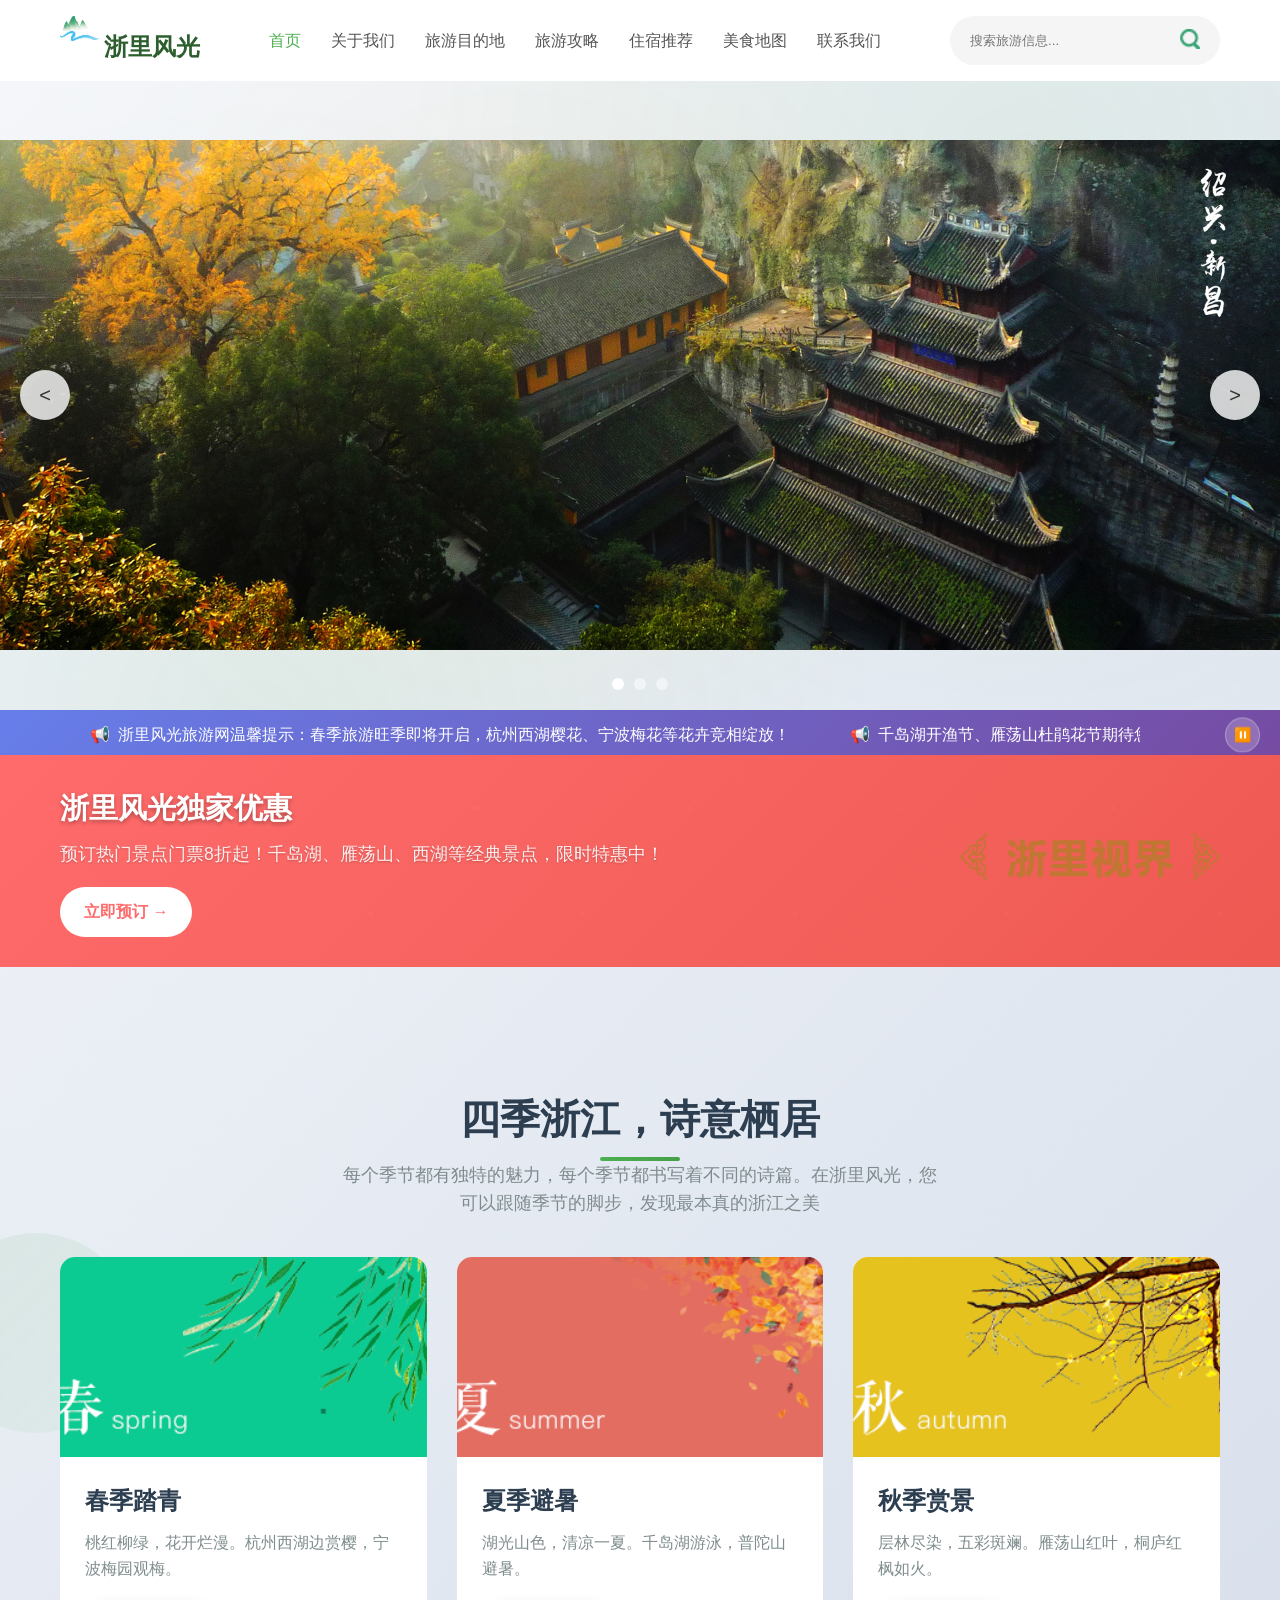
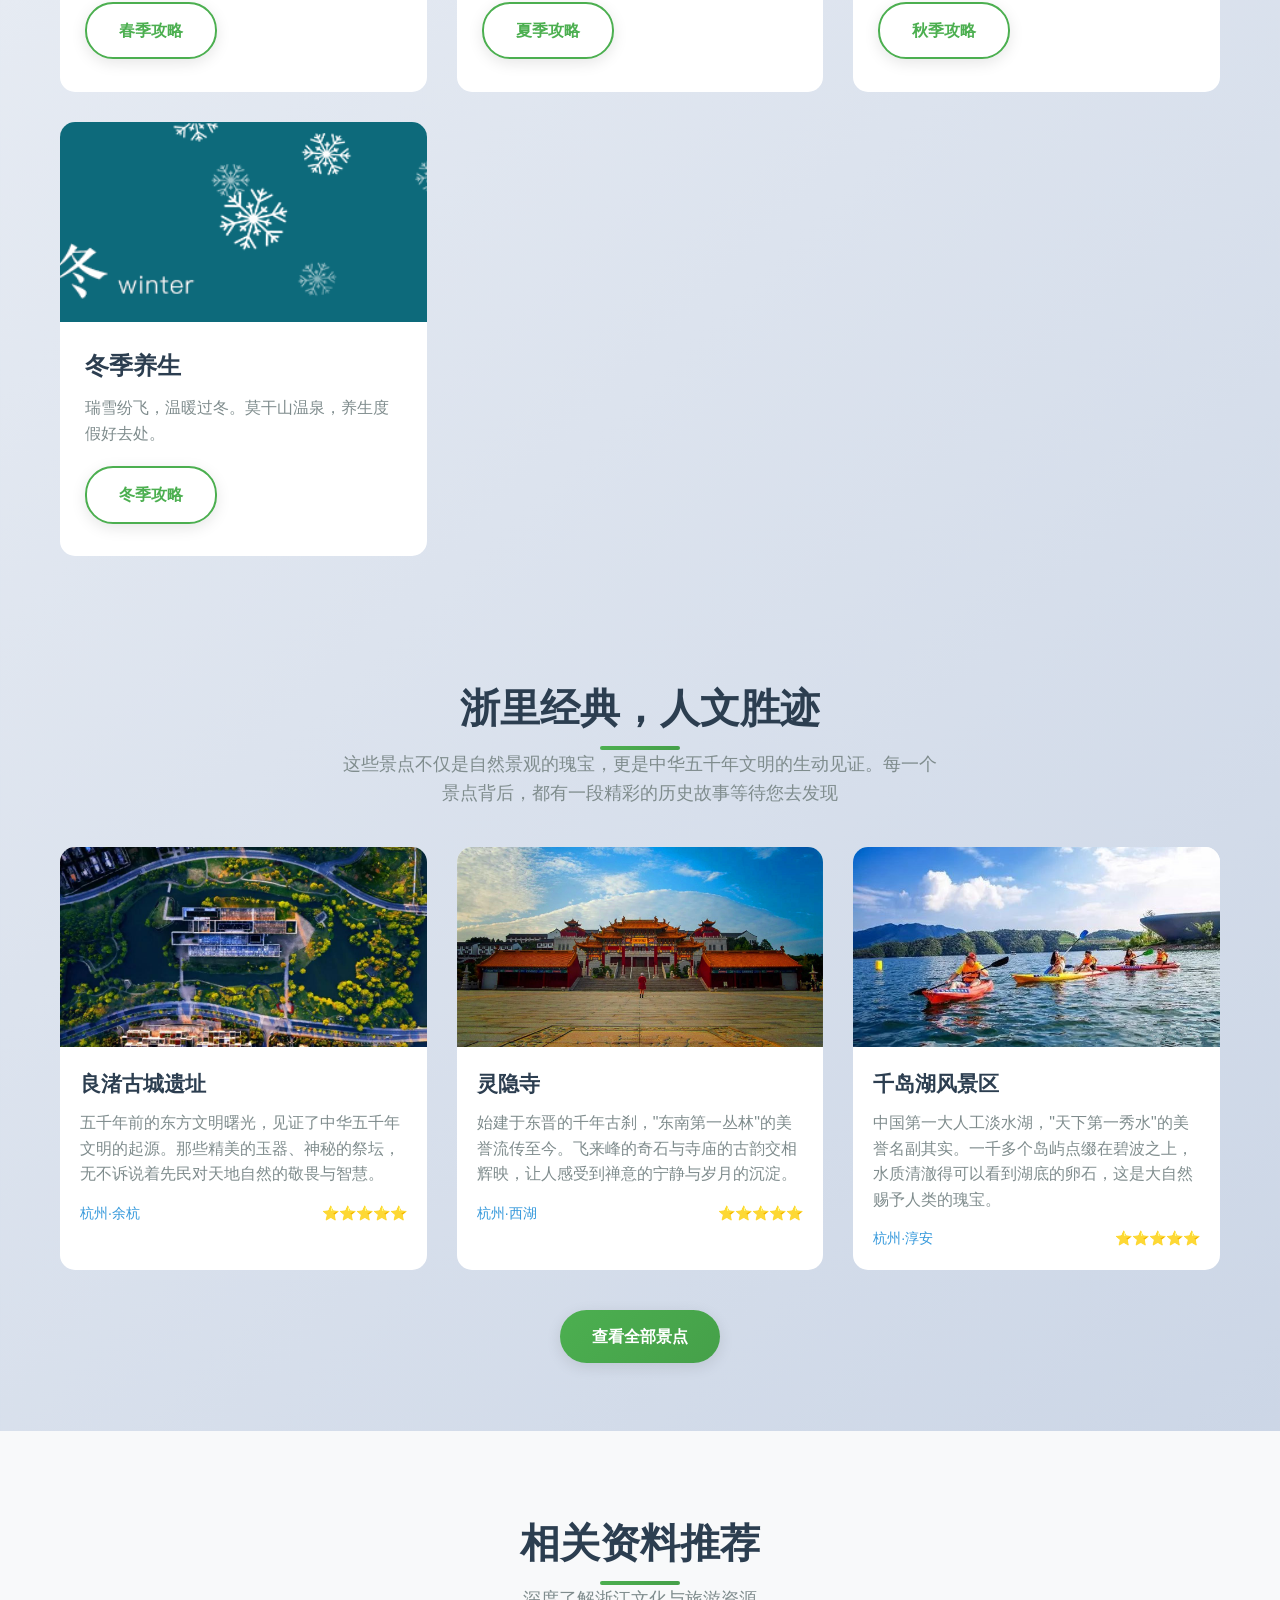
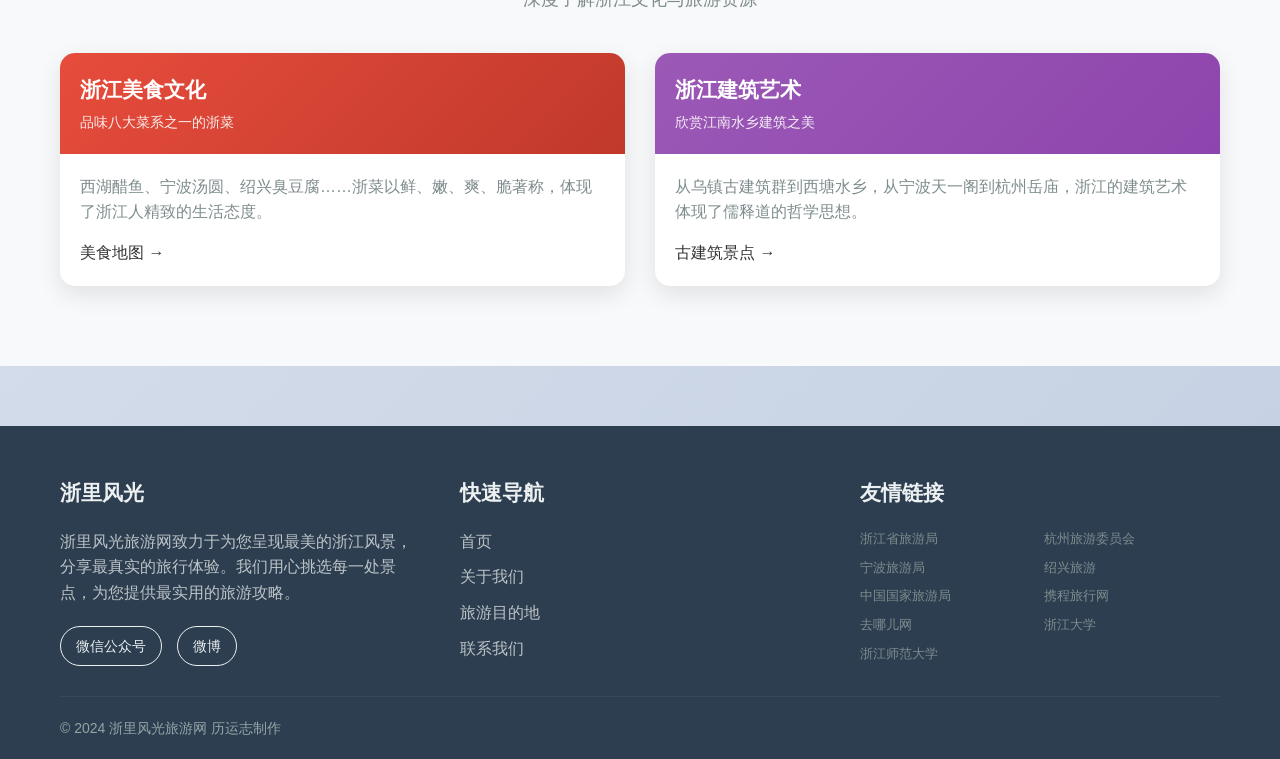
<file: index.html>
<!DOCTYPE html>
<html lang="zh-CN">
<head>
    <meta charset="UTF-8">
    <meta name="viewport" content="width=device-width, initial-scale=1.0">
    <meta name="description" content="浙里风光 - 浙里风光旅游网，您的浙江旅游专属指南。原创内容，专业攻略，为您呈现最真实的浙江风光与文化底蕴。">
    <meta name="keywords" content="浙江旅游,浙里风光,旅游攻略,原创攻略,浙江景点,西湖,千岛湖,雁荡山">
    <link rel="icon" href="image/logo.png" type="image/png">
    <title>浙里风光 - 发现浙江，发现美好生活</title>
    <link rel="stylesheet" href="css/styles.css">
</head>
<body>
    <!-- 顶部导航 -->
    <header class="header">
        <div class="container">
            <div class="logo">
                <a href="index.html">
                    <img src="image/logo.png" alt="浙里风光Logo">
                    <span>浙里风光</span>
                </a>
            </div>
            <nav class="main-nav">
                <ul>
                    <li><a href="index.html" class="active">首页</a></li>
                    <li><a href="pages/about.html">关于我们</a></li>
                    <li><a href="pages/destinations.html">旅游目的地</a></li>
                    <li><a href="pages/guides.html">旅游攻略</a></li>
                    <li><a href="pages/accommodation.html">住宿推荐</a></li>
                    <li><a href="pages/food.html">美食地图</a></li>
                    <li><a href="pages/contact.html">联系我们</a></li>
                </ul>
            </nav>
            <div class="search-box">
                <input type="text" placeholder="搜索旅游信息..." id="search-input">
                <button type="button" id="search-btn">
                    <img src="image/search-icon.png" alt="搜索">
                </button>
            </div>
        </div>
    </header>

    <!-- 轮播图区域 -->
    <section class="hero-slider">
        <div class="slider-container">
            <div class="slide active" style="background-image: url('image/topb4 (1).jpg')">
            <div class="slide-content">
            </div>
            </div>
            <div class="slide" style="background-image: url('image/banner2.jpg')">
            <div class="slide-content">
            </div>
            </div>
            <div class="slide" style="background-image: url('image/banner3.jpg')">
            <div class="slide-content">
            </div>
            </div>
        </div>

        <div class="slider-dots">
            <span class="dot active" data-slide="0"></span>
            <span class="dot" data-slide="1"></span>
            <span class="dot" data-slide="2"></span>
        </div>
        <button class="slider-prev">&lt;</button>
        <button class="slider-next">&gt;</button>
    </section>

    <!-- 滚动公告栏 -->
    <section class="announcement-bar">
        <div class="container">
            <div class="marquee-wrapper">
                <div class="marquee-content">
                    <span class="marquee-item">浙里风光旅游网温馨提示：春季旅游旺季即将开启，杭州西湖樱花、宁波梅花等花卉竞相绽放！</span>
                    <span class="marquee-item">千岛湖开渔节、雁荡山杜鹃花节期待您的参与！</span>
                    <span class="marquee-item">夏季避暑季来临，普陀山、千岛湖等景区推出优惠活动！</span>
                    <span class="marquee-item">秋季赏叶季即将开始，雁荡山、桐庐等地的红叶美景值得期待！</span>
                    <span class="marquee-item">冬季养生季，温泉度假区推出各种优惠套餐，欢迎体验！</span>
                </div>
            </div>
            <div class="announcement-controls">
                <button class="announcement-pause" id="pause-btn" title="暂停公告">⏸️</button>
                <button class="announcement-play" id="play-btn" title="播放公告" style="display:none;">▶️</button>
            </div>
        </div>
    </section>

    <!-- 横幅广告 -->
    <section class="banner-ad">
        <div class="container">
            <div class="ad-content">
                <div class="ad-text">
                    <h3>浙里风光独家优惠</h3>
                    <p>预订热门景点门票8折起！千岛湖、雁荡山、西湖等经典景点，限时特惠中！</p>
                    <a href="#book-now" class="ad-btn">立即预订 →</a>
                </div>
                <div class="ad-image">
                    <img src="image/zhejianglook.png" alt="浙江美景" style="max-width: 300px; border-radius: 10px;">
                </div>
            </div>
        </div>
    </section>

    <!-- 主要内容区域 -->
    <main class="main-content">
        <!-- 四季推荐 -->
        <section class="season-recommend">
            <div class="container">
                <h2 class="section-title">四季浙江，诗意栖居</h2>
                <p class="section-subtitle">每个季节都有独特的魅力，每个季节都书写着不同的诗篇。在浙里风光，您可以跟随季节的脚步，发现最本真的浙江之美</p>
                <div class="season-grid">
                    <div class="season-card spring">
                        <div class="season-image">
                            <img src="image/spring_img.png" alt="春季踏青">
                        </div>
                        <div class="season-content">
                            <h3>春季踏青</h3>
                            <p>桃红柳绿，花开烂漫。杭州西湖边赏樱，宁波梅园观梅。</p>
                            <div class="season-links">
                                <a href="pages/guides.html#spring" class="btn-secondary">春季攻略</a>
    
                            </div>
                        </div>
                    </div>
                    <div class="season-card summer">
                        <div class="season-image">
                            <img src="image/summer_img.png" alt="夏季避暑">
                        </div>
                        <div class="season-content">
                            <h3>夏季避暑</h3>
                            <p>湖光山色，清凉一夏。千岛湖游泳，普陀山避暑。</p>
                            <a href="pages/guides.html#summer" class="btn-secondary">夏季攻略</a>
                        </div>
                    </div>
                    <div class="season-card autumn">
                        <div class="season-image">
                            <img src="image/autumn_img.png" alt="秋季赏景">
                        </div>
                        <div class="season-content">
                            <h3>秋季赏景</h3>
                            <p>层林尽染，五彩斑斓。雁荡山红叶，桐庐红枫如火。</p>
                            <a href="pages/guides.html#autumn" class="btn-secondary">秋季攻略</a>
                        </div>
                    </div>
                    <div class="season-card winter">
                        <div class="season-image">
                            <img src="image/winter_img.png" alt="冬季养生">
                        </div>
                        <div class="season-content">
                            <h3>冬季养生</h3>
                            <p>瑞雪纷飞，温暖过冬。莫干山温泉，养生度假好去处。</p>
                            <a href="pages/guides.html#winter" class="btn-secondary">冬季攻略</a>
                        </div>
                    </div>
                </div>
            </div>
        </section>

        <!-- 热门景点 -->
        <section class="popular-attractions">
            <div class="container">
                <h2 class="section-title">浙里经典，人文胜迹</h2>
                <p class="section-subtitle">这些景点不仅是自然景观的瑰宝，更是中华五千年文明的生动见证。每一个景点背后，都有一段精彩的历史故事等待您去发现</p>
                <div class="attractions-grid">
                    <div class="attraction-card">
                        <div class="attraction-image">
                            <img src="image/fenlei1.jpg" alt="良渚古城">
                        </div>
                        <div class="attraction-content">
                            <h3>良渚古城遗址</h3>
                            <p>五千年前的东方文明曙光，见证了中华五千年文明的起源。那些精美的玉器、神秘的祭坛，无不诉说着先民对天地自然的敬畏与智慧。</p>
                            <div class="attraction-meta">
                                <span class="location">杭州·余杭</span>
                                <span class="rating">⭐⭐⭐⭐⭐</span>
                            </div>
                        </div>
                    </div>
                    <div class="attraction-card">
                        <div class="attraction-image">
                            <img src="image/fenlei2.jpg" alt="灵隐寺">
                        </div>
                        <div class="attraction-content">
                            <h3>灵隐寺</h3>
                            <p>始建于东晋的千年古刹，"东南第一丛林"的美誉流传至今。飞来峰的奇石与寺庙的古韵交相辉映，让人感受到禅意的宁静与岁月的沉淀。</p>
                            <div class="attraction-meta">
                                <span class="location">杭州·西湖</span>
                                <span class="rating">⭐⭐⭐⭐⭐</span>
                            </div>
                        </div>
                    </div>
                    <div class="attraction-card">
                        <div class="attraction-image">
                            <img src="image/fenlei3.jpg" alt="千岛湖">
                        </div>
                        <div class="attraction-content">
                            <h3>千岛湖风景区</h3>
                            <p>中国第一大人工淡水湖，"天下第一秀水"的美誉名副其实。一千多个岛屿点缀在碧波之上，水质清澈得可以看到湖底的卵石，这是大自然赐予人类的瑰宝。</p>
                            <div class="attraction-meta">
                                <span class="location">杭州·淳安</span>
                                <span class="rating">⭐⭐⭐⭐⭐</span>
                            </div>
                        </div>
                    </div>
                </div>
                <div class="text-center">
                    <a href="pages/destinations.html" class="btn-primary">查看全部景点</a>
                </div>
            </div>
        </section>

        <!-- 相关资料推荐 -->
        <section class="related-resources" style="padding: 80px 0; background: #f8f9fa;">
            <div class="container">
                <h2 class="section-title">相关资料推荐</h2>
                <p class="section-subtitle">深度了解浙江文化与旅游资源</p>
                <div class="resources-grid" style="display: grid; grid-template-columns: repeat(auto-fit, minmax(300px, 1fr)); gap: 30px; margin-top: 40px; justify-items: center; font-family: 'Microsoft YaHei', Arial, sans-serif;">
                    <div class="resource-card" style="background: white; border-radius: 15px; overflow: hidden; box-shadow: 0 8px 25px rgba(0, 0, 0, 0.1);">
                        <div class="resource-header" style="background: linear-gradient(135deg, #e74c3c, #c0392b); color: white; padding: 20px;">
                            <h3 style="margin: 0; font-size: 1.3rem;">浙江美食文化</h3>
                            <p style="margin: 5px 0 0; opacity: 0.9; font-size: 14px;">品味八大菜系之一的浙菜</p>
                        </div>
                        <div class="resource-content" style="padding: 20px;">
                            <p style="color: #7f8c8d; line-height: 1.6; margin-bottom: 15px;">西湖醋鱼、宁波汤圆、绍兴臭豆腐……浙菜以鲜、嫩、爽、脆著称，体现了浙江人精致的生活态度。</p>
                            <div class="resource-links">
                                <a href="pages/food.html" class="resource-link">美食地图 →</a>
                            </div>
                        </div>
                    </div>

                    <div class="resource-card" style="background: white; border-radius: 15px; overflow: hidden; box-shadow: 0 8px 25px rgba(0, 0, 0, 0.1);">
                        <div class="resource-header" style="background: linear-gradient(135deg, #9b59b6, #8e44ad); color: white; padding: 20px;">
                            <h3 style="margin: 0; font-size: 1.3rem;">浙江建筑艺术</h3>
                            <p style="margin: 5px 0 0; opacity: 0.9; font-size: 14px;">欣赏江南水乡建筑之美</p>
                        </div>
                        <div class="resource-content" style="padding: 20px;">
                            <p style="color: #7f8c8d; line-height: 1.6; margin-bottom: 15px;">从乌镇古建筑群到西塘水乡，从宁波天一阁到杭州岳庙，浙江的建筑艺术体现了儒释道的哲学思想。</p>
                            <div class="resource-links">
                                <a href="pages/destinations.html" class="resource-link">古建筑景点 →</a>
                            </div>
                        </div>
                    </div>

                </div>
            </div>
        </section>
    </main>

    <!-- 页脚 -->
    <footer class="footer">
        <div class="container">
            <div class="footer-content">
                <div class="footer-section">
                    <h3>浙里风光</h3>
                    <p>浙里风光旅游网致力于为您呈现最美的浙江风景，分享最真实的旅行体验。我们用心挑选每一处景点，为您提供最实用的旅游攻略。</p>
                    <div class="social-links">
                        <a href="#" class="social-link">微信公众号</a>
                        <a href="#" class="social-link">微博</a>
                    </div>
                </div>
                <div class="footer-section">
                    <h3>快速导航</h3>
                    <ul class="footer-nav">
                        <li><a href="index.html">首页</a></li>
                        <li><a href="pages/about.html">关于我们</a></li>
                        <li><a href="pages/destinations.html">旅游目的地</a></li>
                        <li><a href="pages/contact.html">联系我们</a></li>
                    </ul>
                </div>
                <div class="footer-section">
                    <h3>友情链接</h3>
                    <div class="friend-links">
                        <a href="#" target="_blank">浙江省旅游局</a>
                        <a href="#" target="_blank">杭州旅游委员会</a>
                        <a href="#" target="_blank">宁波旅游局</a>
                        <a href="#" target="_blank">绍兴旅游</a>
                        <a href="#" target="_blank">中国国家旅游局</a>
                        <a href="#" target="_blank">携程旅行网</a>
                        <a href="#" target="_blank">去哪儿网</a>
                        <a href="#" target="_blank">浙江大学</a>
                        <a href="#" target="_blank">浙江师范大学</a>
                    </div>
                </div>
            </div>
            <div class="footer-bottom">
                <p>&copy; 2024 浙里风光旅游网 历运志制作</p>
                <div class="back-to-top">
                    <a href="#top" id="back-to-top-btn">返回顶部 ↑</a>
                </div>
            </div>
        </div>
    </footer>

    <!-- JavaScript -->
    <script src="js/main.js"></script>
    <script src="js/slider.js"></script>
    <script src="js/effects.js"></script>
</body>
</html>
</file>
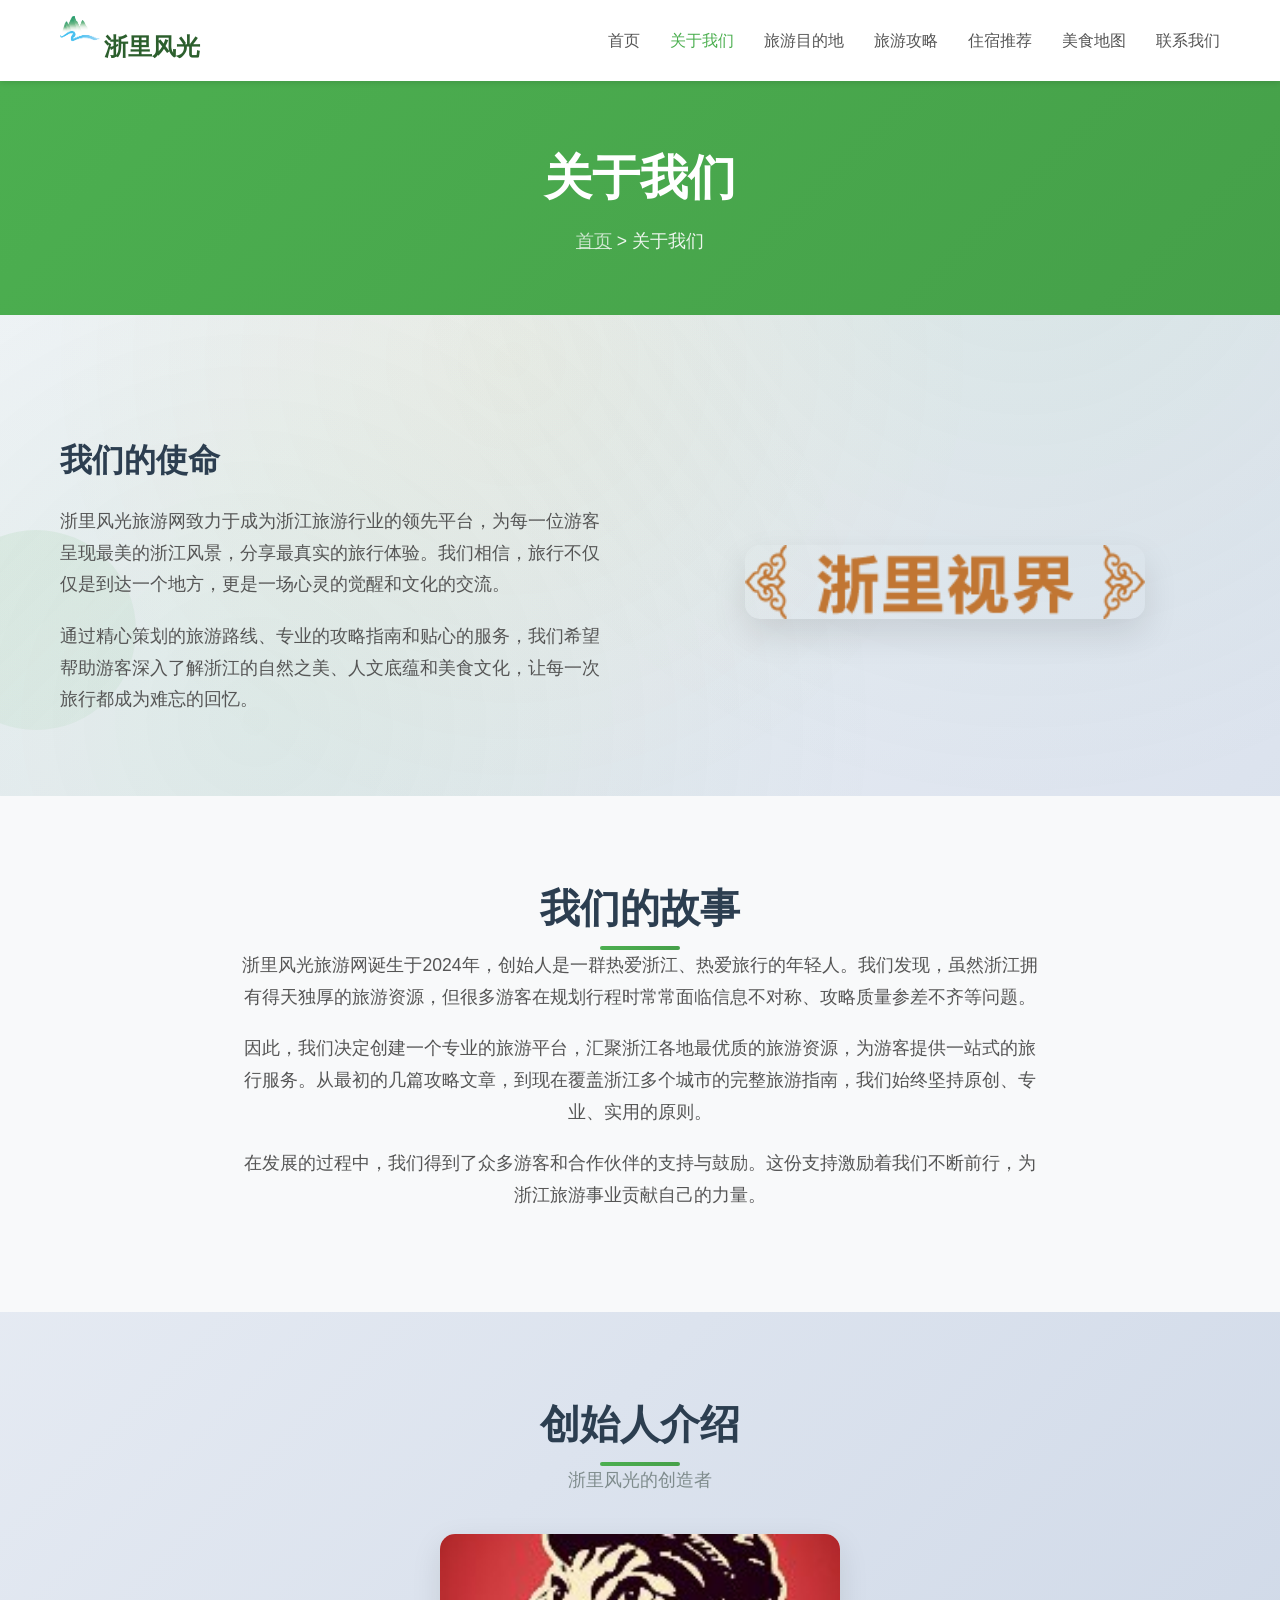
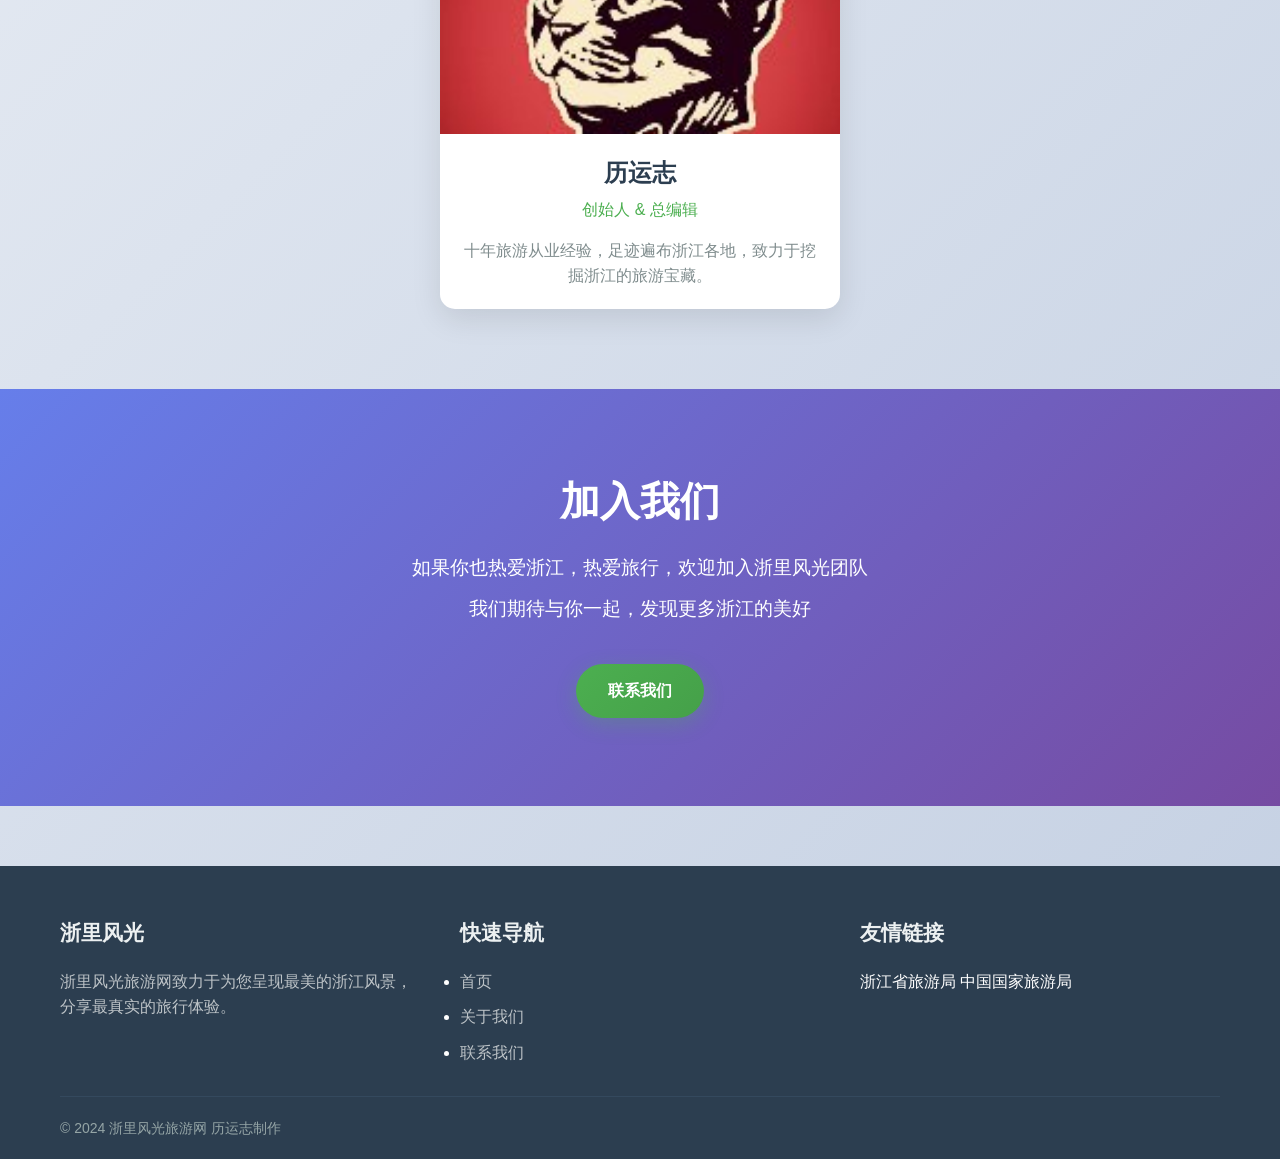
<file: pages/about.html>
<!DOCTYPE html>
<html lang="zh-CN">
<head>
    <meta charset="UTF-8">
    <meta name="viewport" content="width=device-width, initial-scale=1.0">
    <meta name="description" content="浙里风光旅游网关于我们页面，了解我们的使命、愿景和团队介绍。">
    <meta name="keywords" content="浙里风光,关于我们,使命愿景,团队介绍">
    <link rel="icon" href="../image/logo.png" type="image/png">
    <title>关于我们 - 浙里风光旅游网</title>
    <link rel="stylesheet" href="../css/about.css">
</head>
<body>
    <!-- 顶部导航 -->
    <header class="header">
        <div class="container">
            <div class="logo">
                <a href="../index.html">
                    <img src="../image/logo.png" alt="浙里风光Logo">
                    <span>浙里风光</span>
                </a>
            </div>
            <nav class="main-nav">
                <ul>
                    <li><a href="../index.html">首页</a></li>
                    <li><a href="about.html" class="active">关于我们</a></li>
                    <li><a href="destinations.html">旅游目的地</a></li>
                    <li><a href="guides.html">旅游攻略</a></li>
                    <li><a href="accommodation.html">住宿推荐</a></li>
                    <li><a href="food.html">美食地图</a></li>
                    <li><a href="contact.html">联系我们</a></li>
                </ul>
            </nav>
        </div>
    </header>

    <!-- 页面头部 -->
    <section class="page-header" style="margin-top: 80px; background: linear-gradient(135deg, #4CAF50, #45a049); color: white; padding: 60px 0;">
        <div class="container">
            <h1>关于我们</h1>
            <p class="breadcrumb">
                <a href="../index.html">首页</a> > 关于我们
            </p>
        </div>
    </section>

    <!-- 主要内容 -->
    <main class="main-content">
        <!-- 我们的使命 -->
        <section class="mission-section">
            <div class="container">
                <div class="mission-content" style="display: grid; grid-template-columns: 1fr 1fr; gap: 60px; align-items: center;">
                    <div class="mission-text">
                        <h2>我们的使命</h2>
                        <p>浙里风光旅游网致力于成为浙江旅游行业的领先平台，为每一位游客呈现最美的浙江风景，分享最真实的旅行体验。我们相信，旅行不仅仅是到达一个地方，更是一场心灵的觉醒和文化的交流。</p>
                        <p>通过精心策划的旅游路线、专业的攻略指南和贴心的服务，我们希望帮助游客深入了解浙江的自然之美、人文底蕴和美食文化，让每一次旅行都成为难忘的回忆。</p>
                    </div>
                    <div class="mission-image" style="text-align: center;">
                        <img src="../image/zhejianglook.png" alt="浙江美景" style="width: 100%; max-width: 400px; border-radius: 15px; box-shadow: 0 15px 35px rgba(0, 0, 0, 0.1);">
                    </div>
                </div>
            </div>
        </section>

        <!-- 我们的故事 -->
        <section class="story-section" style="padding: 80px 0; background: #f8f9fa;">
            <div class="container">
                <h2 class="section-title">我们的故事</h2>
                <div class="story-content" style="max-width: 800px; margin: 0 auto; text-align: center;">
                    <p style="font-size: 1.1rem; line-height: 1.8; color: #555; margin-bottom: 20px;">
                        浙里风光旅游网诞生于2024年，创始人是一群热爱浙江、热爱旅行的年轻人。我们发现，虽然浙江拥有得天独厚的旅游资源，但很多游客在规划行程时常常面临信息不对称、攻略质量参差不齐等问题。
                    </p>
                    <p style="font-size: 1.1rem; line-height: 1.8; color: #555; margin-bottom: 20px;">
                        因此，我们决定创建一个专业的旅游平台，汇聚浙江各地最优质的旅游资源，为游客提供一站式的旅行服务。从最初的几篇攻略文章，到现在覆盖浙江多个城市的完整旅游指南，我们始终坚持原创、专业、实用的原则。
                    </p>
                    <p style="font-size: 1.1rem; line-height: 1.8; color: #555;">
                        在发展的过程中，我们得到了众多游客和合作伙伴的支持与鼓励。这份支持激励着我们不断前行，为浙江旅游事业贡献自己的力量。
                    </p>
                </div>
            </div>
        </section>

        <!-- 我们的团队 -->
        <section class="team-section" style="padding: 80px 0;">
            <div class="container">
                <h2 class="section-title">创始人介绍</h2>
                <p class="section-subtitle">浙里风光的创造者</p>
                <div class="team-grid" style="display: flex; justify-content: center; margin-top: 40px;">
                    <div class="team-member" style="background: white; border-radius: 15px; overflow: hidden; box-shadow: 0 10px 30px rgba(0, 0, 0, 0.1); text-align: center; max-width: 400px;">
                        <div class="member-avatar" style="height: 200px; overflow: hidden;">
                            <img src="../image/toxiang1.jpg" alt="创始人" style="width: 100%; height: 100%; object-fit: cover;">
                        </div>
                        <h3 style="font-size: 1.5rem; color: #2c3e50; margin: 20px 0 5px;">历运志</h3>
                        <p class="member-role" style="color: #4CAF50; font-weight: 500; margin-bottom: 15px;">创始人 & 总编辑</p>
                        <p class="member-bio" style="padding: 0 20px; color: #7f8c8d; line-height: 1.6; margin-bottom: 20px;">十年旅游从业经验，足迹遍布浙江各地，致力于挖掘浙江的旅游宝藏。</p>
                    </div>
                </div>
            </div>
        </section>

        <!-- 联系我们 -->
        <section class="contact-cta" style="padding: 80px 0; background: linear-gradient(135deg, #667eea 0%, #764ba2 100%); color: white; text-align: center;">
            <div class="container">
                <h2>加入我们</h2>
                <p>如果你也热爱浙江，热爱旅行，欢迎加入浙里风光团队</p>
                <p>我们期待与你一起，发现更多浙江的美好</p>
                <a href="contact.html" class="btn-primary" style="margin-top: 30px;">联系我们</a>
            </div>
        </section>
    </main>

    <!-- 页脚 -->
    <footer class="footer">
        <div class="container">
            <div class="footer-content">
                <div class="footer-section">
                    <h3>浙里风光</h3>
                    <p>浙里风光旅游网致力于为您呈现最美的浙江风景，分享最真实的旅行体验。</p>
                </div>
                <div class="footer-section">
                    <h3>快速导航</h3>
                    <ul class="footer-nav">
                        <li><a href="../index.html">首页</a></li>
                        <li><a href="about.html">关于我们</a></li>
                        <li><a href="contact.html">联系我们</a></li>
                    </ul>
                </div>
                <div class="footer-section">
                    <h3>友情链接</h3>
                    <div class="friend-links">
                        <a href="#" target="_blank">浙江省旅游局</a>
                        <a href="#" target="_blank">中国国家旅游局</a>
                    </div>
                </div>
            </div>
            <div class="footer-bottom">
                <p>&copy; 2024 浙里风光旅游网 历运志制作</p>
                <div class="back-to-top">
                    <a href="#top" id="back-to-top-btn">返回顶部 ↑</a>
                </div>
            </div>
        </div>
    </footer>

    <script src="../js/main.js"></script>
    <script src="../js/effects.js"></script>
</body>
</html>
</file>
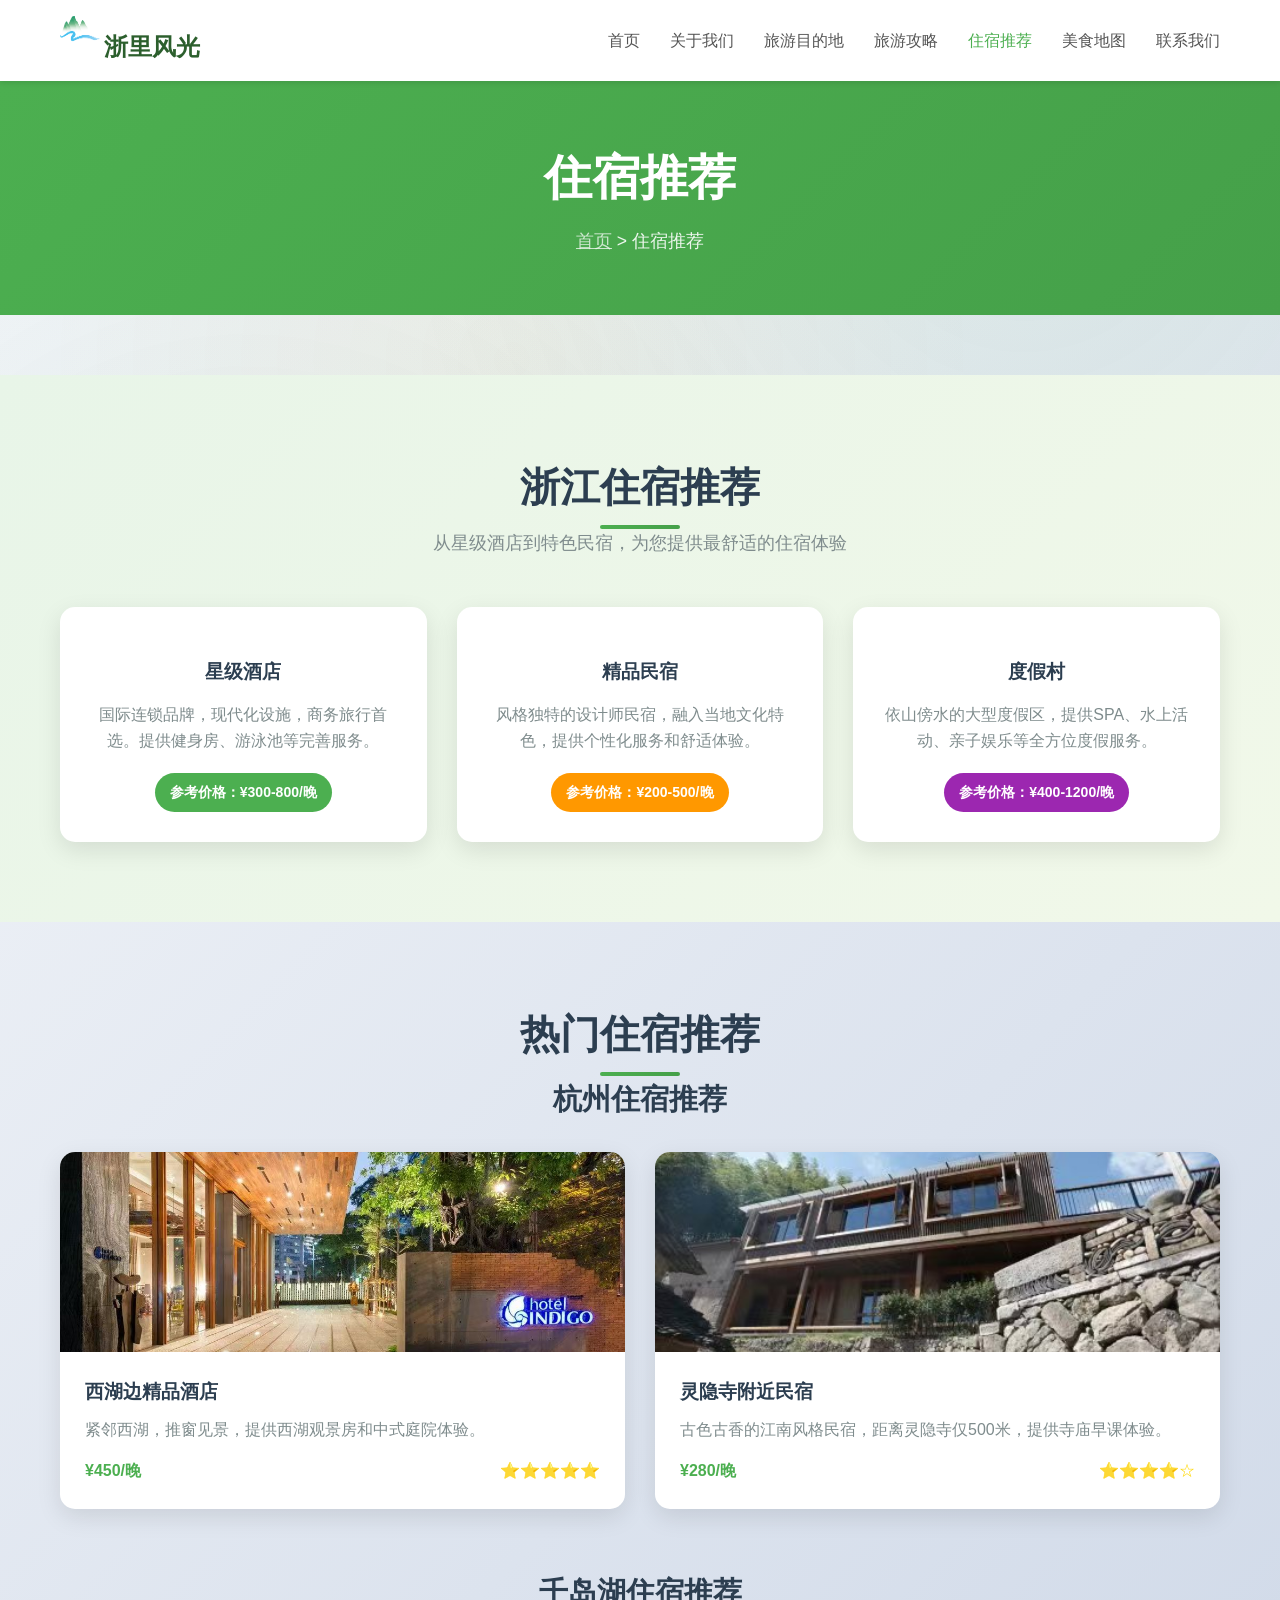
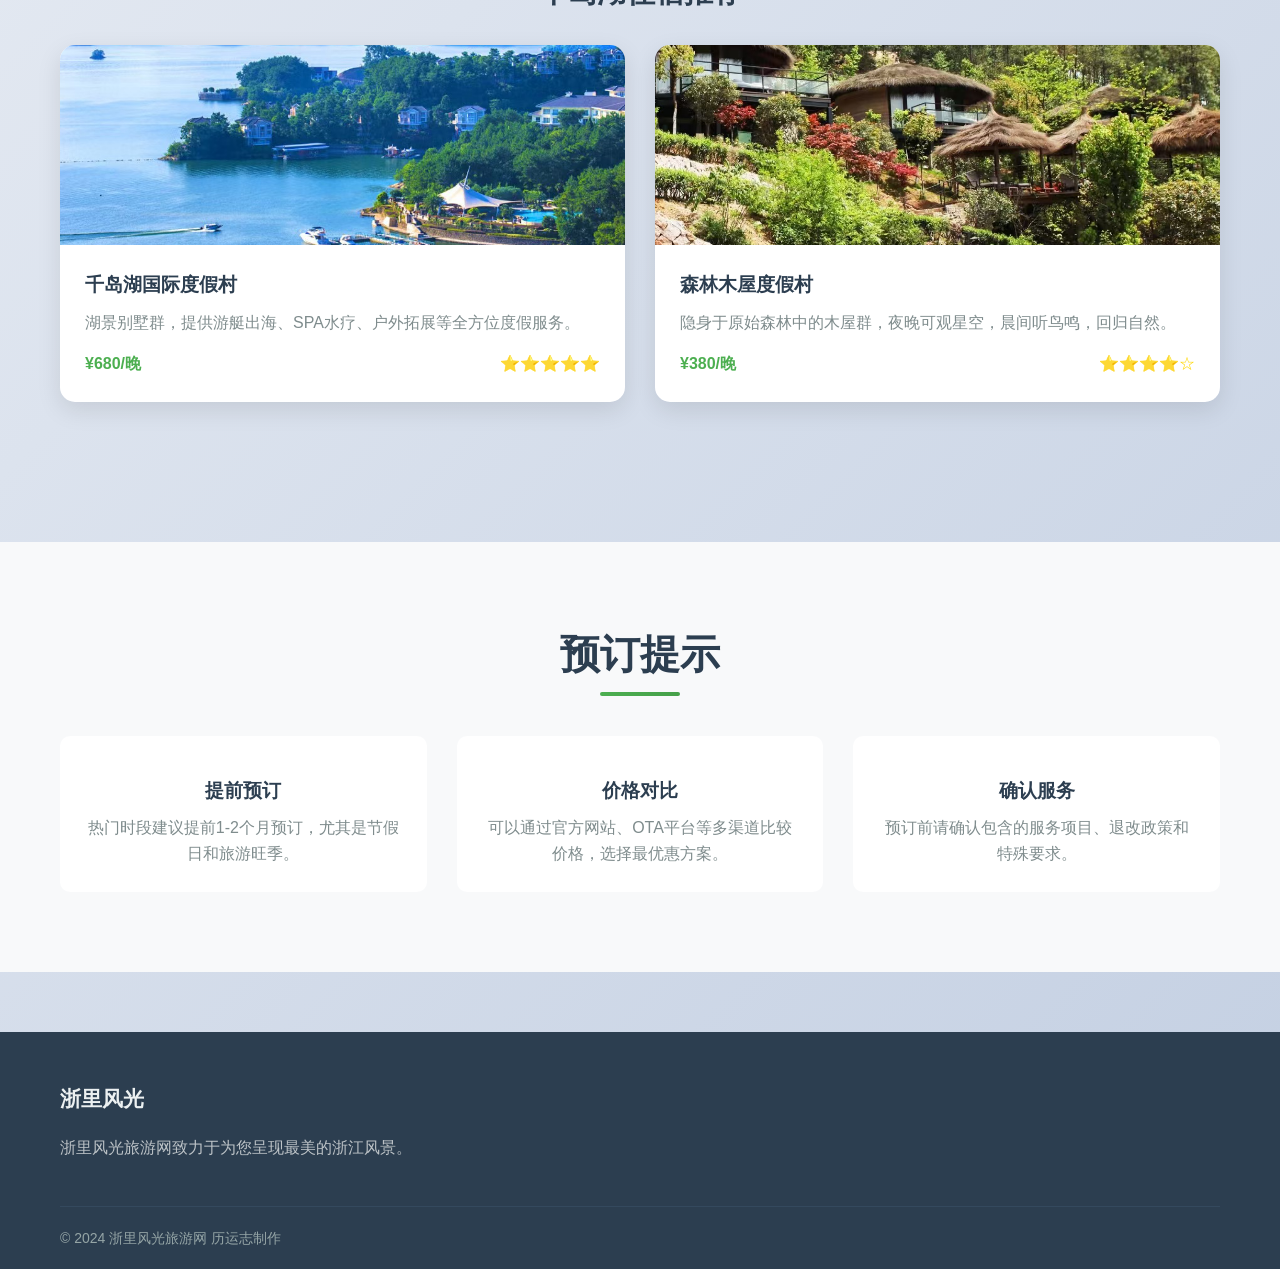
<file: pages/accommodation.html>
<!DOCTYPE html>
<html lang="zh-CN">
<head>
    <meta charset="UTF-8">
    <meta name="viewport" content="width=device-width, initial-scale=1.0">
    <meta name="description" content="浙江住宿推荐，精品民宿、星级酒店、民宿预订等住宿服务。">
    <meta name="keywords" content="浙江住宿,民宿推荐,酒店预订,浙里风光">
    <link rel="icon" href="../image/logo.png" type="image/png">
    <title>住宿推荐 - 浙里风光旅游网</title>
    <link rel="stylesheet" href="../css/accommodation.css">
</head>
<body>
    <header class="header">
        <div class="container">
            <div class="logo">
                <a href="../index.html">
                    <img src="../image/logo.png" alt="浙里风光Logo">
                    <span>浙里风光</span>
                </a>
            </div>
            <nav class="main-nav">
                <ul>
                    <li><a href="../index.html">首页</a></li>
                    <li><a href="about.html">关于我们</a></li>
                    <li><a href="destinations.html">旅游目的地</a></li>
                    <li><a href="guides.html">旅游攻略</a></li>
                    <li><a href="accommodation.html" class="active">住宿推荐</a></li>
                    <li><a href="food.html">美食地图</a></li>
                    <li><a href="contact.html">联系我们</a></li>
                </ul>
            </nav>
        </div>
    </header>

    <section class="page-header" style="margin-top: 80px; background: linear-gradient(135deg, #4CAF50, #45a049); color: white; padding: 60px 0;">
        <div class="container">
            <h1>住宿推荐</h1>
            <p class="breadcrumb">
                <a href="../index.html">首页</a> > 住宿推荐
            </p>
        </div>
    </section>

    <main class="main-content">
        <!-- 住宿类型介绍 -->
        <section class="accommodation-intro" style="padding: 80px 0; background: linear-gradient(135deg, #E8F5E8, #F1F8E9);">
            <div class="container">
                <h2 class="section-title">浙江住宿推荐</h2>
                <p class="section-subtitle">从星级酒店到特色民宿，为您提供最舒适的住宿体验</p>

                <div class="accommodation-types" style="display: grid; grid-template-columns: repeat(auto-fit, minmax(280px, 1fr)); gap: 30px; margin-top: 50px;">
                    <div class="type-card" style="background: white; border-radius: 15px; padding: 30px; text-align: center; box-shadow: 0 8px 25px rgba(0, 0, 0, 0.1);">
                        <div class="type-icon" style="font-size: 4rem; margin-bottom: 20px;"></div>
                        <h3 style="color: #2c3e50; margin-bottom: 15px;">星级酒店</h3>
                        <p style="color: #7f8c8d; line-height: 1.6; margin-bottom: 20px;">国际连锁品牌，现代化设施，商务旅行首选。提供健身房、游泳池等完善服务。</p>
                        <div class="price-range" style="background: #4CAF50; color: white; padding: 8px 15px; border-radius: 20px; display: inline-block;">
                            参考价格：¥300-800/晚
                        </div>
                    </div>

                    <div class="type-card" style="background: white; border-radius: 15px; padding: 30px; text-align: center; box-shadow: 0 8px 25px rgba(0, 0, 0, 0.1);">
                        <div class="type-icon" style="font-size: 4rem; margin-bottom: 20px;"></div>
                        <h3 style="color: #2c3e50; margin-bottom: 15px;">精品民宿</h3>
                        <p style="color: #7f8c8d; line-height: 1.6; margin-bottom: 20px;">风格独特的设计师民宿，融入当地文化特色，提供个性化服务和舒适体验。</p>
                        <div class="price-range" style="background: #FF9800; color: white; padding: 8px 15px; border-radius: 20px; display: inline-block;">
                            参考价格：¥200-500/晚
                        </div>
                    </div>

                    <div class="type-card" style="background: white; border-radius: 15px; padding: 30px; text-align: center; box-shadow: 0 8px 25px rgba(0, 0, 0, 0.1);">
                        <div class="type-icon" style="font-size: 4rem; margin-bottom: 20px;"></div>
                        <h3 style="color: #2c3e50; margin-bottom: 15px;">度假村</h3>
                        <p style="color: #7f8c8d; line-height: 1.6; margin-bottom: 20px;">依山傍水的大型度假区，提供SPA、水上活动、亲子娱乐等全方位度假服务。</p>
                        <div class="price-range" style="background: #9C27B0; color: white; padding: 8px 15px; border-radius: 20px; display: inline-block;">
                            参考价格：¥400-1200/晚
                        </div>
                    </div>
                </div>
            </div>
        </section>

        <!-- 热门住宿推荐 -->
        <section class="popular-accommodations" style="padding: 80px 0;">
            <div class="container">
                <h2 class="section-title">热门住宿推荐</h2>

                <!-- 杭州住宿 -->
                <div class="city-accommodations" style="margin-bottom: 60px;">
                    <h3 style="color: #2c3e50; font-size: 1.8rem; margin-bottom: 30px; text-align: center;">杭州住宿推荐</h3>
                    <div class="accommodation-grid" style="display: grid; grid-template-columns: repeat(auto-fit, minmax(350px, 1fr)); gap: 30px;">
                        <div class="accommodation-card" style="background: white; border-radius: 15px; overflow: hidden; box-shadow: 0 8px 25px rgba(0, 0, 0, 0.1);">
                            <div class="accommodation-image" style="height: 200px; overflow: hidden;">
                                <img src="../image/jiudian.jpg" alt="西湖边精品酒店" style="width: 100%; height: 100%; object-fit: cover;">
                            </div>
                            <div class="accommodation-content" style="padding: 25px;">
                                <h4 style="color: #2c3e50; margin-bottom: 10px;">西湖边精品酒店</h4>
                                <p style="color: #7f8c8d; line-height: 1.6; margin-bottom: 15px;">紧邻西湖，推窗见景，提供西湖观景房和中式庭院体验。</p>
                                <div class="accommodation-meta" style="display: flex; justify-content: space-between; align-items: center;">
                                    <span style="color: #4CAF50; font-weight: bold;">¥450/晚</span>
                                    <div class="rating" style="color: #FFD700;">⭐⭐⭐⭐⭐</div>
                                </div>
                            </div>
                        </div>

                        <div class="accommodation-card" style="background: white; border-radius: 15px; overflow: hidden; box-shadow: 0 8px 25px rgba(0, 0, 0, 0.1);">
                            <div class="accommodation-image" style="height: 200px; overflow: hidden;">
                                <img src="../image/jiudian1.jpg" alt="灵隐寺附近民宿" style="width: 100%; height: 100%; object-fit: cover;">
                            </div>
                            <div class="accommodation-content" style="padding: 25px;">
                                <h4 style="color: #2c3e50; margin-bottom: 10px;">灵隐寺附近民宿</h4>
                                <p style="color: #7f8c8d; line-height: 1.6; margin-bottom: 15px;">古色古香的江南风格民宿，距离灵隐寺仅500米，提供寺庙早课体验。</p>
                                <div class="accommodation-meta" style="display: flex; justify-content: space-between; align-items: center;">
                                    <span style="color: #4CAF50; font-weight: bold;">¥280/晚</span>
                                    <div class="rating" style="color: #FFD700;">⭐⭐⭐⭐☆</div>
                                </div>
                            </div>
                        </div>
                    </div>
                </div>

                <!-- 千岛湖住宿 -->
                <div class="city-accommodations" style="margin-bottom: 60px;">
                    <h3 style="color: #2c3e50; font-size: 1.8rem; margin-bottom: 30px; text-align: center;">千岛湖住宿推荐</h3>
                    <div class="accommodation-grid" style="display: grid; grid-template-columns: repeat(auto-fit, minmax(350px, 1fr)); gap: 30px;">
                        <div class="accommodation-card" style="background: white; border-radius: 15px; overflow: hidden; box-shadow: 0 8px 25px rgba(0, 0, 0, 0.1);">
                            <div class="accommodation-image" style="height: 200px; overflow: hidden;"> <a href="../image/dujiacun1.jpg"><img src="../image/dujiacun1.jpg" alt="千岛湖度假村" style="width: 100%; height: 100%; object-fit: cover;"></a>
                            </div>
                            <div class="accommodation-content" style="padding: 25px;">
                                <h4 style="color: #2c3e50; margin-bottom: 10px;">千岛湖国际度假村</h4>
                                <p style="color: #7f8c8d; line-height: 1.6; margin-bottom: 15px;">湖景别墅群，提供游艇出海、SPA水疗、户外拓展等全方位度假服务。</p>
                                <div class="accommodation-meta" style="display: flex; justify-content: space-between; align-items: center;">
                                    <span style="color: #4CAF50; font-weight: bold;">¥680/晚</span>
                                    <div class="rating" style="color: #FFD700;">⭐⭐⭐⭐⭐</div>
                                </div>
                            </div>
                        </div>

                        <div class="accommodation-card" style="background: white; border-radius: 15px; overflow: hidden; box-shadow: 0 8px 25px rgba(0, 0, 0, 0.1);">
                            <div class="accommodation-image" style="height: 200px; overflow: hidden;">
                                <img src="../image/dujiacun.jpg" alt="千岛湖森林木屋" style="width: 100%; height: 100%; object-fit: cover;">
                            </div>
                            <div class="accommodation-content" style="padding: 25px;">
                                <h4 style="color: #2c3e50; margin-bottom: 10px;">森林木屋度假村</h4>
                                <p style="color: #7f8c8d; line-height: 1.6; margin-bottom: 15px;">隐身于原始森林中的木屋群，夜晚可观星空，晨间听鸟鸣，回归自然。</p>
                                <div class="accommodation-meta" style="display: flex; justify-content: space-between; align-items: center;">
                                    <span style="color: #4CAF50; font-weight: bold;">¥380/晚</span>
                                    <div class="rating" style="color: #FFD700;">⭐⭐⭐⭐☆</div>
                                </div>
                            </div>
                        </div>
                    </div>
                </div>
            </div>
        </section>

        <!-- 预订提示 -->
        <section class="booking-tips" style="padding: 80px 0; background: #f8f9fa;">
            <div class="container">
                <h2 class="section-title">预订提示</h2>
                <div class="tips-grid" style="display: grid; grid-template-columns: repeat(auto-fit, minmax(300px, 1fr)); gap: 30px; margin-top: 40px;">
                    <div class="tip-card" style="background: white; border-radius: 10px; padding: 25px; text-align: center;">
                        <div class="tip-icon" style="font-size: 3rem; margin-bottom: 15px;"></div>
                        <h3 style="color: #2c3e50; margin-bottom: 10px;">提前预订</h3>
                        <p style="color: #7f8c8d; line-height: 1.6;">热门时段建议提前1-2个月预订，尤其是节假日和旅游旺季。</p>
                    </div>
                    <div class="tip-card" style="background: white; border-radius: 10px; padding: 25px; text-align: center;">
                        <div class="tip-icon" style="font-size: 3rem; margin-bottom: 15px;"></div>
                        <h3 style="color: #2c3e50; margin-bottom: 10px;">价格对比</h3>
                        <p style="color: #7f8c8d; line-height: 1.6;">可以通过官方网站、OTA平台等多渠道比较价格，选择最优惠方案。</p>
                    </div>
                    <div class="tip-card" style="background: white; border-radius: 10px; padding: 25px; text-align: center;">
                        <div class="tip-icon" style="font-size: 3rem; margin-bottom: 15px;"></div>
                        <h3 style="color: #2c3e50; margin-bottom: 10px;">确认服务</h3>
                        <p style="color: #7f8c8d; line-height: 1.6;">预订前请确认包含的服务项目、退改政策和特殊要求。</p>
                    </div>
                </div>
            </div>
        </section>
    </main>

    <footer class="footer">
        <div class="container">
            <div class="footer-content">
                <div class="footer-section">
                    <h3>浙里风光</h3>
                    <p>浙里风光旅游网致力于为您呈现最美的浙江风景。</p>
                </div>
            </div>
            <div class="footer-bottom">
                <p>&copy; 2024 浙里风光旅游网 历运志制作</p>
                <div class="back-to-top">
                    <a href="#top" id="back-to-top-btn">返回顶部 ↑</a>
                </div>
            </div>
        </div>
    </footer>

    <script src="../js/main.js"></script>
</body>
</html>
</file>
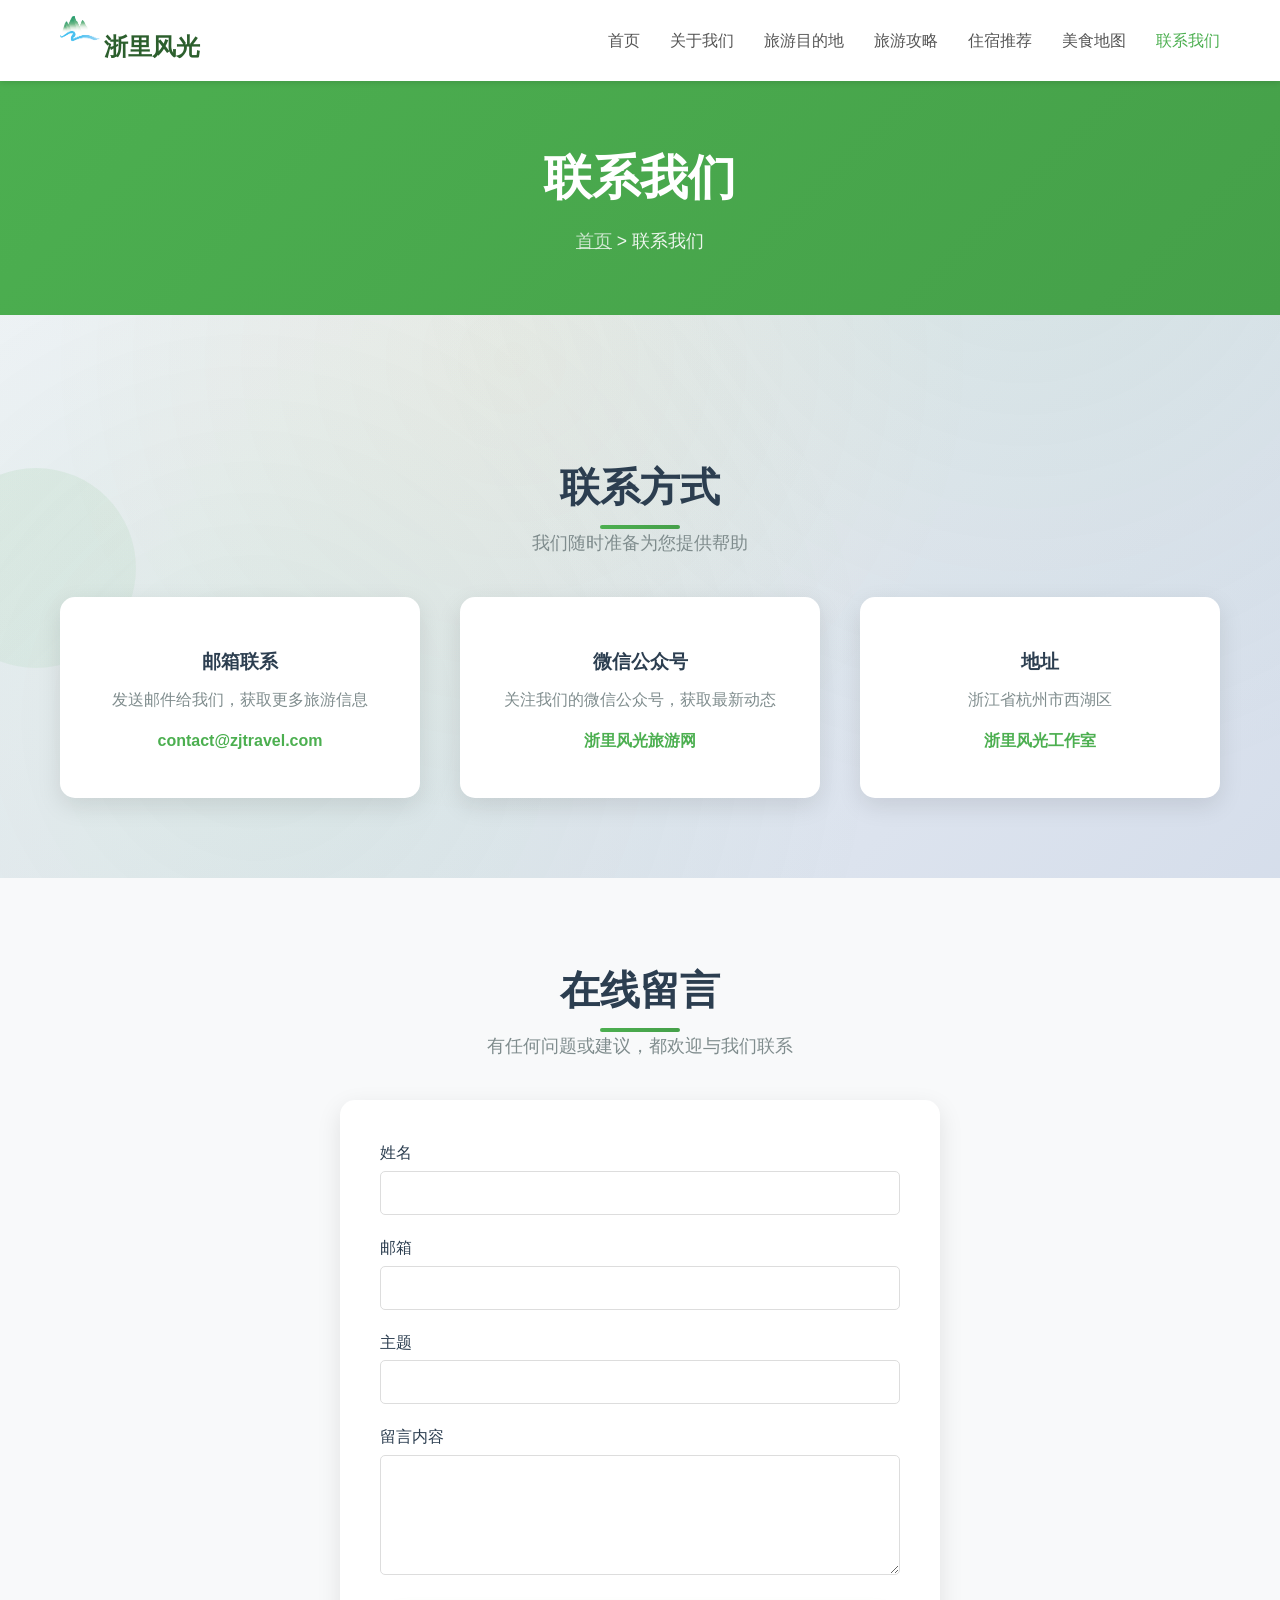
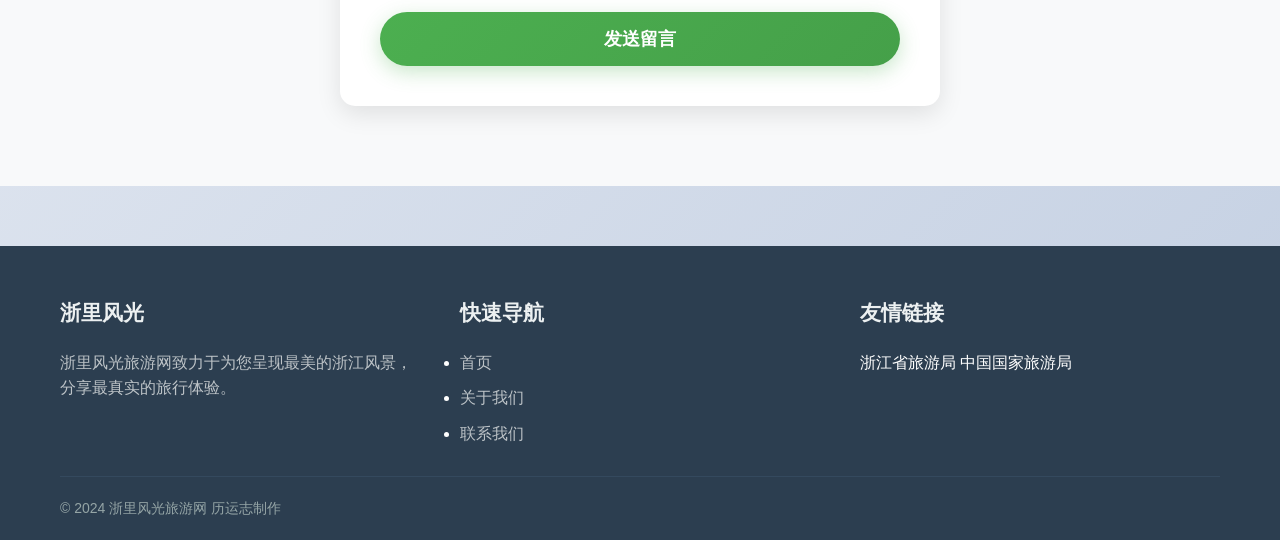
<file: pages/contact.html>
<!DOCTYPE html>
<html lang="zh-CN">
<head>
    <meta charset="UTF-8">
    <meta name="viewport" content="width=device-width, initial-scale=1.0">
    <meta name="description" content="浙里风光旅游网联系我们，获取旅游咨询和合作机会。">
    <meta name="keywords" content="浙里风光,联系我们,旅游咨询,合作">
    <link rel="icon" href="../image/logo.png" type="image/png">
    <title>联系我们 - 浙里风光旅游网</title>
    <link rel="stylesheet" href="../css/contact.css">
</head>
<body>
    <!-- 顶部导航 -->
    <header class="header">
        <div class="container">
            <div class="logo">
                <a href="../index.html">
                    <img src="../image/logo.png" alt="浙里风光Logo">
                    <span>浙里风光</span>
                </a>
            </div>
            <nav class="main-nav">
                <ul>
                    <li><a href="../index.html">首页</a></li>
                    <li><a href="about.html">关于我们</a></li>
                    <li><a href="destinations.html">旅游目的地</a></li>
                    <li><a href="guides.html">旅游攻略</a></li>
                    <li><a href="accommodation.html">住宿推荐</a></li>
                    <li><a href="food.html">美食地图</a></li>
                    <li><a href="contact.html" class="active">联系我们</a></li>
                </ul>
            </nav>
        </div>
    </header>

    <!-- 页面头部 -->
    <section class="page-header" style="margin-top: 80px; background: linear-gradient(135deg, #4CAF50, #45a049); color: white; padding: 60px 0;">
        <div class="container">
            <h1>联系我们</h1>
            <p class="breadcrumb">
                <a href="../index.html">首页</a> > 联系我们
            </p>
        </div>
    </section>

    <!-- 主要内容 -->
    <main class="main-content">
        <!-- 联系方式 -->
        <section class="contact-section" style="padding: 80px 0;">
            <div class="container">
                <h2 class="section-title">联系方式</h2>
                <p class="section-subtitle">我们随时准备为您提供帮助</p>

                <div class="contact-grid" style="display: grid; grid-template-columns: repeat(auto-fit, minmax(300px, 1fr)); gap: 40px; margin-top: 40px;">
                    <div class="contact-card" style="background: white; padding: 30px; border-radius: 15px; box-shadow: 0 8px 25px rgba(0, 0, 0, 0.1); text-align: center;">
                        <div class="contact-icon" style="font-size: 3rem; margin-bottom: 20px;"></div>
                        <h3 style="color: #2c3e50; margin-bottom: 10px;">邮箱联系</h3>
                        <p style="color: #7f8c8d; margin-bottom: 15px;">发送邮件给我们，获取更多旅游信息</p>
                        <p style="color: #4CAF50; font-weight: bold;">contact@zjtravel.com</p>
                    </div>

                    <div class="contact-card" style="background: white; padding: 30px; border-radius: 15px; box-shadow: 0 8px 25px rgba(0, 0, 0, 0.1); text-align: center;">
                        <div class="contact-icon" style="font-size: 3rem; margin-bottom: 20px;"></div>
                        <h3 style="color: #2c3e50; margin-bottom: 10px;">微信公众号</h3>
                        <p style="color: #7f8c8d; margin-bottom: 15px;">关注我们的微信公众号，获取最新动态</p>
                        <p style="color: #4CAF50; font-weight: bold;">浙里风光旅游网</p>
                    </div>

                    <div class="contact-card" style="background: white; padding: 30px; border-radius: 15px; box-shadow: 0 8px 25px rgba(0, 0, 0, 0.1); text-align: center;">
                        <div class="contact-icon" style="font-size: 3rem; margin-bottom: 20px;"></div>
                        <h3 style="color: #2c3e50; margin-bottom: 10px;">地址</h3>
                        <p style="color: #7f8c8d; margin-bottom: 15px;">浙江省杭州市西湖区</p>
                        <p style="color: #4CAF50; font-weight: bold;">浙里风光工作室</p>
                    </div>
                </div>
            </div>
        </section>

        <!-- 在线留言 -->
        <section class="message-section" style="padding: 80px 0; background: #f8f9fa;">
            <div class="container">
                <h2 class="section-title">在线留言</h2>
                <p class="section-subtitle">有任何问题或建议，都欢迎与我们联系</p>

                <div class="message-form" style="max-width: 600px; margin: 40px auto 0;">
                    <form action="#" method="post" style="background: white; padding: 40px; border-radius: 15px; box-shadow: 0 8px 25px rgba(0, 0, 0, 0.1);">
                        <div class="form-group" style="margin-bottom: 20px;">
                            <label for="name" style="display: block; margin-bottom: 5px; color: #2c3e50; font-weight: 500;">姓名</label>
                            <input type="text" id="name" name="name" required style="width: 100%; padding: 12px; border: 1px solid #ddd; border-radius: 5px; font-size: 16px;">
                        </div>

                        <div class="form-group" style="margin-bottom: 20px;">
                            <label for="email" style="display: block; margin-bottom: 5px; color: #2c3e50; font-weight: 500;">邮箱</label>
                            <input type="email" id="email" name="email" required style="width: 100%; padding: 12px; border: 1px solid #ddd; border-radius: 5px; font-size: 16px;">
                        </div>

                        <div class="form-group" style="margin-bottom: 20px;">
                            <label for="subject" style="display: block; margin-bottom: 5px; color: #2c3e50; font-weight: 500;">主题</label>
                            <input type="text" id="subject" name="subject" required style="width: 100%; padding: 12px; border: 1px solid #ddd; border-radius: 5px; font-size: 16px;">
                        </div>

                        <div class="form-group" style="margin-bottom: 30px;">
                            <label for="message" style="display: block; margin-bottom: 5px; color: #2c3e50; font-weight: 500;">留言内容</label>
                            <textarea id="message" name="message" rows="5" required style="width: 100%; padding: 12px; border: 1px solid #ddd; border-radius: 5px; font-size: 16px; resize: vertical;"></textarea>
                        </div>

                        <button type="submit" class="btn-primary" style="width: 100%; padding: 15px; font-size: 18px;" onclick="alert('留言功能开发中，感谢您的反馈！')">发送留言</button>
                    </form>
                </div>
            </div>
        </section>
    </main>

    <!-- 页脚 -->
    <footer class="footer">
        <div class="container">
            <div class="footer-content">
                <div class="footer-section">
                    <h3>浙里风光</h3>
                    <p>浙里风光旅游网致力于为您呈现最美的浙江风景，分享最真实的旅行体验。</p>
                </div>
                <div class="footer-section">
                    <h3>快速导航</h3>
                    <ul class="footer-nav">
                        <li><a href="../index.html">首页</a></li>
                        <li><a href="about.html">关于我们</a></li>
                        <li><a href="contact.html">联系我们</a></li>
                    </ul>
                </div>
                <div class="footer-section">
                    <h3>友情链接</h3>
                    <div class="friend-links">
                        <a href="#" target="_blank">浙江省旅游局</a>
                        <a href="#" target="_blank">中国国家旅游局</a>
                    </div>
                </div>
            </div>
            <div class="footer-bottom">
                <p>&copy; 2024 浙里风光旅游网 历运志制作</p>
                <div class="back-to-top">
                    <a href="#top" id="back-to-top-btn">返回顶部 ↑</a>
                </div>
            </div>
        </div>
    </footer>

    <script src="../js/main.js"></script>
    <script src="../js/effects.js"></script>
</body>
</html>
</file>
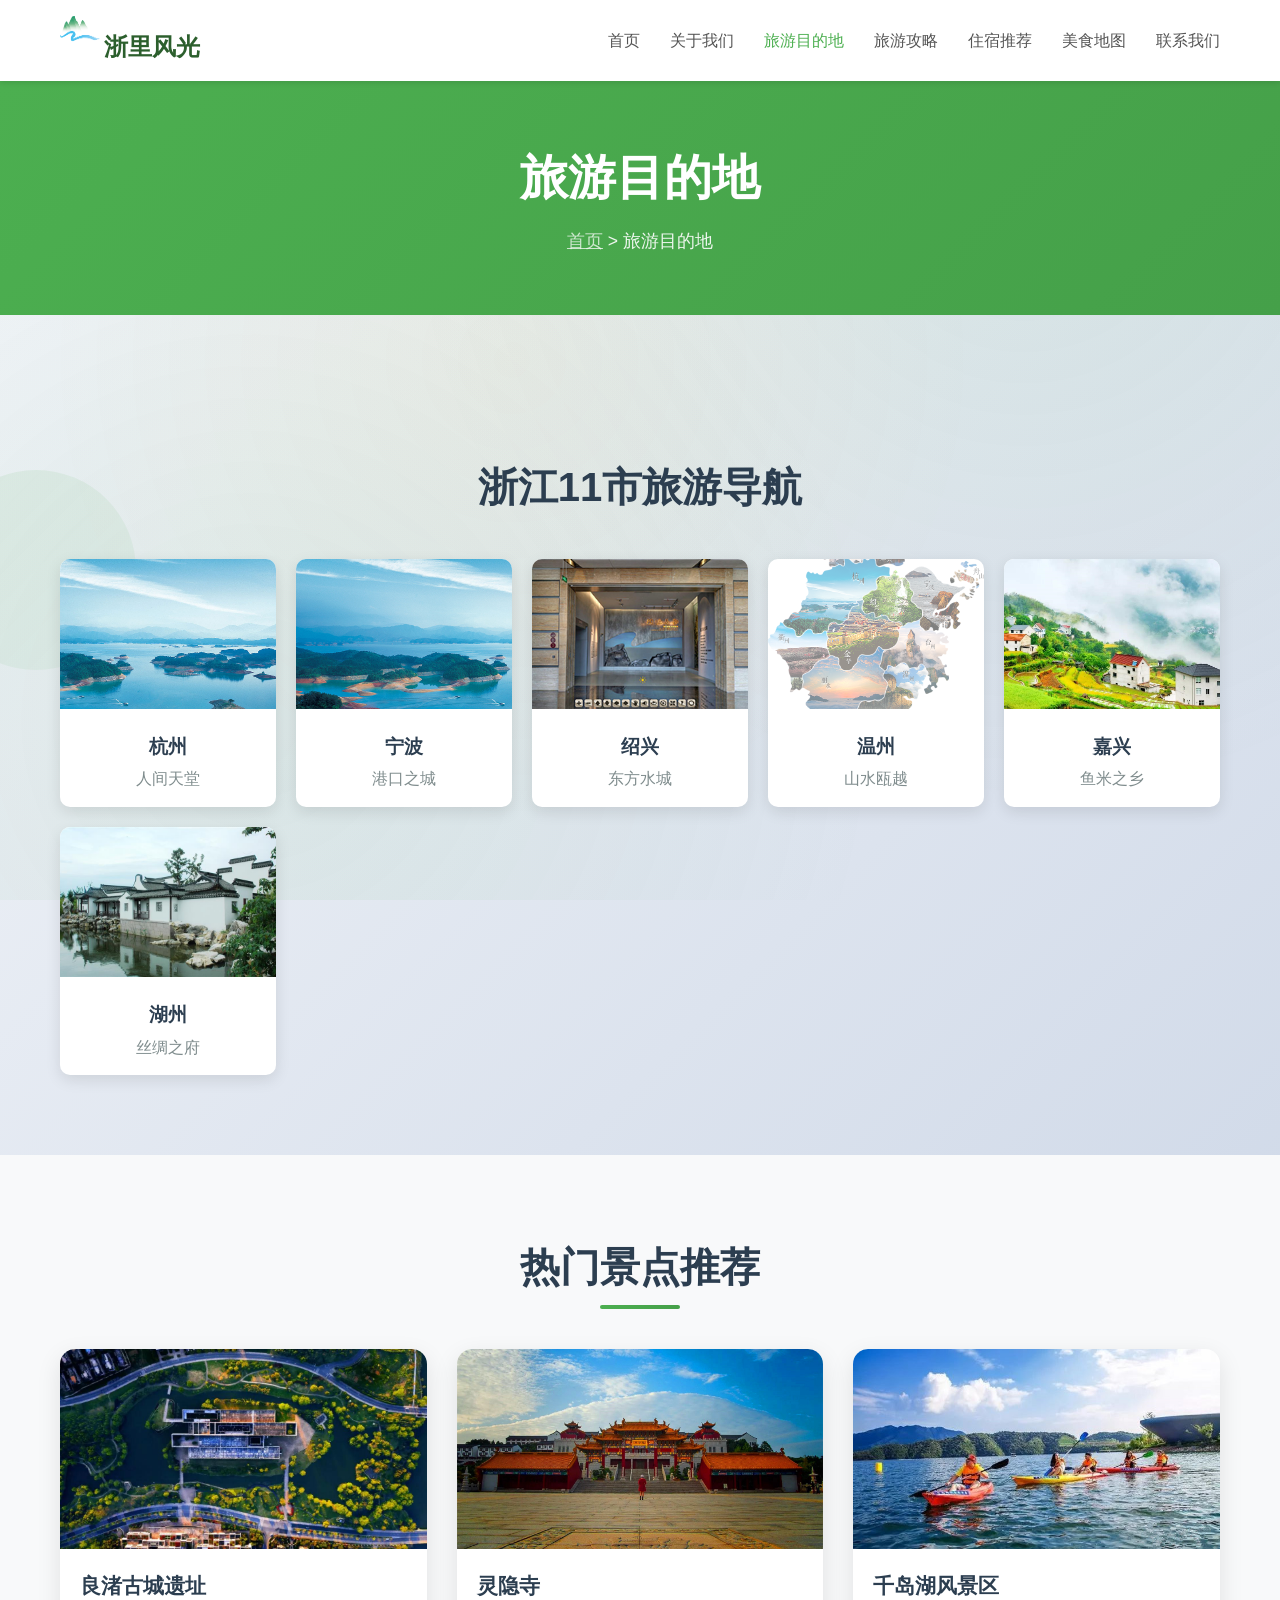
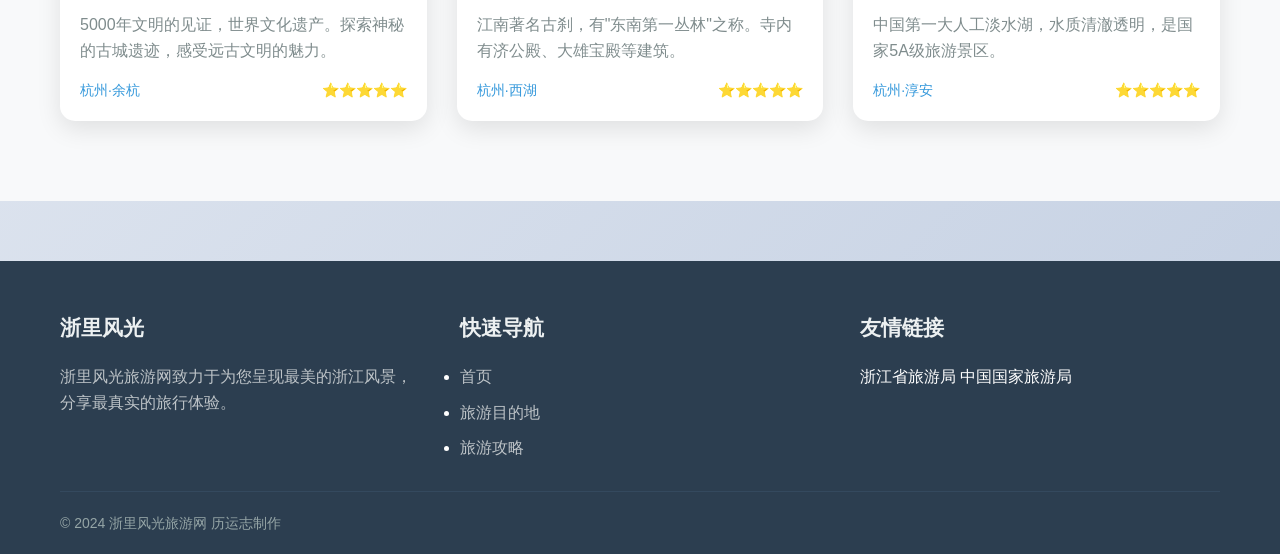
<file: pages/destinations.html>
<!DOCTYPE html>
<html lang="zh-CN">
<head>
    <meta charset="UTF-8">
    <meta name="viewport" content="width=device-width, initial-scale=1.0">
    <meta name="description" content="浙江旅游目的地指南，杭州、西湖、宁波、绍兴等城市的旅游景点介绍。">
    <meta name="keywords" content="浙江旅游目的地,杭州景点,西湖,宁波旅游">
    <link rel="icon" href="../image/logo.png" type="image/png">
    <title>旅游目的地 - 浙里风光旅游网</title>
    <link rel="stylesheet" href="../css/destinations.css">
</head>
<body>
    <!-- 顶部导航 -->
    <header class="header">
        <div class="container">
            <div class="logo">
                <a href="../index.html">
                    <img src="../image/logo.png" alt="浙里风光Logo">
                    <span>浙里风光</span>
                </a>
            </div>
            <nav class="main-nav">
                <ul>
                    <li><a href="../index.html">首页</a></li>
                    <li><a href="about.html">关于我们</a></li>
                    <li><a href="destinations.html" class="active">旅游目的地</a></li>
                    <li><a href="guides.html">旅游攻略</a></li>
                    <li><a href="accommodation.html">住宿推荐</a></li>
                    <li><a href="food.html">美食地图</a></li>
                    <li><a href="contact.html">联系我们</a></li>
                </ul>
            </nav>
        </div>
    </header>

    <!-- 页面头部 -->
    <section class="page-header" style="margin-top: 80px; background: linear-gradient(135deg, #4CAF50, #45a049); color: white; padding: 60px 0;">
        <div class="container">
            <h1>旅游目的地</h1>
            <p class="breadcrumb">
                <a href="../index.html">首页</a> > 旅游目的地
            </p>
        </div>
    </section>


    <!-- 主要内容 -->
    <main class="main-content">
        <!-- 城市导航 -->
        <section class="cities-nav" style="padding: 80px 0;">
            <div class="container">
                <h2 style="font-size: 2.5rem; color: #2c3e50; text-align: center; margin-bottom: 10px; font-weight: bold;">浙江11市旅游导航</h2>
                <div class="cities-grid" style="display: grid; grid-template-columns: repeat(auto-fit, minmax(200px, 1fr)); gap: 20px; margin-top: 40px;">
                    <a href="destinations/hangzhou.html" class="city-card" style="background: white; border-radius: 10px; overflow: hidden; box-shadow: 0 5px 15px rgba(0, 0, 0, 0.1); text-decoration: none; color: inherit; transition: transform 0.3s;">
                        <img src="../image/hangbg.jpg" alt="杭州" style="width: 100%; height: 150px; object-fit: cover;">
                        <div class="city-info" style="padding: 15px; text-align: center;">
                            <h3 style="margin-bottom: 5px; color: #2c3e50;">杭州</h3>
                            <p style="color: #7f8c8d; margin: 0;">人间天堂</p>
                        </div>
                    </a>
                    <a href="#" class="city-card" style="background: white; border-radius: 10px; overflow: hidden; box-shadow: 0 5px 15px rgba(0, 0, 0, 0.1); text-decoration: none; color: inherit; transition: transform 0.3s;">
                        <img src="../image/didian.jpg" alt="宁波" style="width: 100%; height: 150px; object-fit: cover;">
                        <div class="city-info" style="padding: 15px; text-align: center;">
                            <h3 style="margin-bottom: 5px; color: #2c3e50;">宁波</h3>
                            <p style="color: #7f8c8d; margin: 0;">港口之城</p>
                        </div>
                    </a>
                    <a href="#" class="city-card" style="background: white; border-radius: 10px; overflow: hidden; box-shadow: 0 5px 15px rgba(0, 0, 0, 0.1); text-decoration: none; color: inherit; transition: transform 0.3s;">
                        <img src="../image/history.jpg" alt="绍兴" style="width: 100%; height: 150px; object-fit: cover;">
                        <div class="city-info" style="padding: 15px; text-align: center;">
                            <h3 style="margin-bottom: 5px; color: #2c3e50;">绍兴</h3>
                            <p style="color: #7f8c8d; margin: 0;">东方水城</p>
                        </div>
                    </a>
                    <a href="#" class="city-card" style="background: white; border-radius: 10px; overflow: hidden; box-shadow: 0 5px 15px rgba(0, 0, 0, 0.1); text-decoration: none; color: inherit; transition: transform 0.3s;">
                        <img src="../image/map.png" alt="温州" style="width: 100%; height: 150px; object-fit: cover;">
                        <div class="city-info" style="padding: 15px; text-align: center;">
                            <h3 style="margin-bottom: 5px; color: #2c3e50;">温州</h3>
                            <p style="color: #7f8c8d; margin: 0;">山水瓯越</p>
                        </div>
                    </a>
                    <a href="#" class="city-card" style="background: white; border-radius: 10px; overflow: hidden; box-shadow: 0 5px 15px rgba(0, 0, 0, 0.1); text-decoration: none; color: inherit; transition: transform 0.3s;">
                        <img src="../image/zhen.jpg" alt="嘉兴" style="width: 100%; height: 150px; object-fit: cover;">
                        <div class="city-info" style="padding: 15px; text-align: center;">
                            <h3 style="margin-bottom: 5px; color: #2c3e50;">嘉兴</h3>
                            <p style="color: #7f8c8d; margin: 0;">鱼米之乡</p>
                        </div>
                    </a>
                    <a href="#" class="city-card" style="background: white; border-radius: 10px; overflow: hidden; box-shadow: 0 5px 15px rgba(0, 0, 0, 0.1); text-decoration: none; color: inherit; transition: transform 0.3s;">
                        <img src="../image/mei.jpg" alt="湖州" style="width: 100%; height: 150px; object-fit: cover;">
                        <div class="city-info" style="padding: 15px; text-align: center;">
                            <h3 style="margin-bottom: 5px; color: #2c3e50;">湖州</h3>
                            <p style="color: #7f8c8d; margin: 0;">丝绸之府</p>
                        </div>
                    </a>
                </div>
            </div>
        </section>

        <!-- 热门景点推荐 -->
        <section class="destinations-section" style="padding: 80px 0; background: #f8f9fa;">
            <div class="container">
                <h2 class="section-title">热门景点推荐</h2>
                <div class="attractions-grid">
                    <div class="attraction-card">
                        <div class="attraction-image">
                            <img src="../image/fenlei1.jpg" alt="良渚古城">
                        </div>
                        <div class="attraction-content">
                            <h3>良渚古城遗址</h3>
                            <p>5000年文明的见证，世界文化遗产。探索神秘的古城遗迹，感受远古文明的魅力。</p>
                            <div class="attraction-meta">
                                <span class="location">杭州·余杭</span>
                                <span class="rating">⭐⭐⭐⭐⭐</span>
                            </div>
                        </div>
                    </div>
                    <div class="attraction-card">
                        <div class="attraction-image">
                            <img src="../image/fenlei2.jpg" alt="灵隐寺">
                        </div>
                        <div class="attraction-content">
                            <h3>灵隐寺</h3>
                            <p>江南著名古刹，有"东南第一丛林"之称。寺内有济公殿、大雄宝殿等建筑。</p>
                            <div class="attraction-meta">
                                <span class="location">杭州·西湖</span>
                                <span class="rating">⭐⭐⭐⭐⭐</span>
                            </div>
                        </div>
                    </div>
                    <div class="attraction-card">
                        <div class="attraction-image">
                            <img src="../image/fenlei3.jpg" alt="千岛湖">
                        </div>
                        <div class="attraction-content">
                            <h3>千岛湖风景区</h3>
                            <p>中国第一大人工淡水湖，水质清澈透明，是国家5A级旅游景区。</p>
                            <div class="attraction-meta">
                                <span class="location">杭州·淳安</span>
                                <span class="rating">⭐⭐⭐⭐⭐</span>
                            </div>
                        </div>
                    </div>
                </div>
            </div>
        </section>
    </main>

    <!-- 页脚 -->
    <footer class="footer">
        <div class="container">
            <div class="footer-content">
                <div class="footer-section">
                    <h3>浙里风光</h3>
                    <p>浙里风光旅游网致力于为您呈现最美的浙江风景，分享最真实的旅行体验。</p>
                </div>
                <div class="footer-section">
                    <h3>快速导航</h3>
                    <ul class="footer-nav">
                        <li><a href="../index.html">首页</a></li>
                        <li><a href="destinations.html">旅游目的地</a></li>
                        <li><a href="guides.html">旅游攻略</a></li>
                    </ul>
                </div>
                <div class="footer-section">
                    <h3>友情链接</h3>
                    <div class="friend-links">
                        <a href="#" target="_blank">浙江省旅游局</a>
                        <a href="#" target="_blank">中国国家旅游局</a>
                    </div>
                </div>
            </div>
            <div class="footer-bottom">
                <p>&copy; 2024 浙里风光旅游网 历运志制作</p>
                <div class="back-to-top">
                    <a href="#top" id="back-to-top-btn">返回顶部 ↑</a>
                </div>
            </div>
        </div>
    </footer>

    <script src="../js/main.js"></script>
    <script src="../js/effects.js"></script>
</body>
</html>
</file>
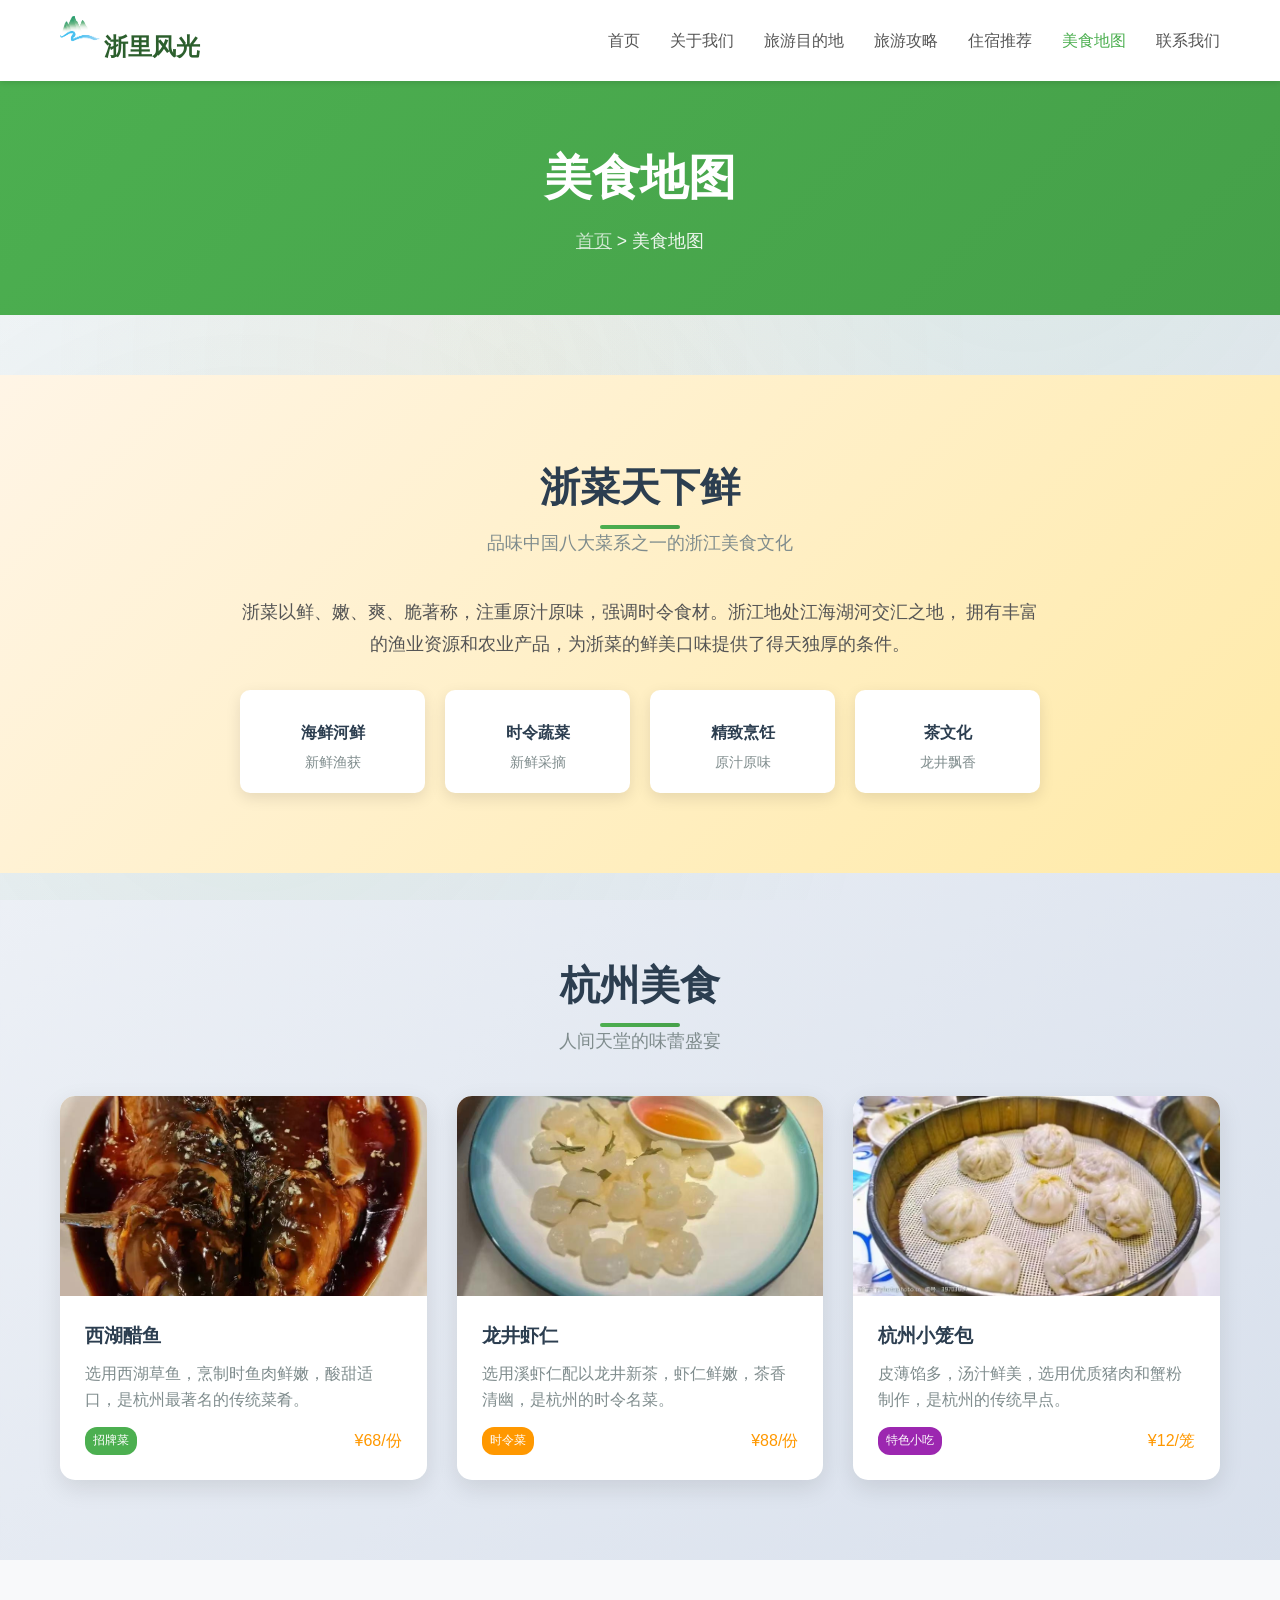
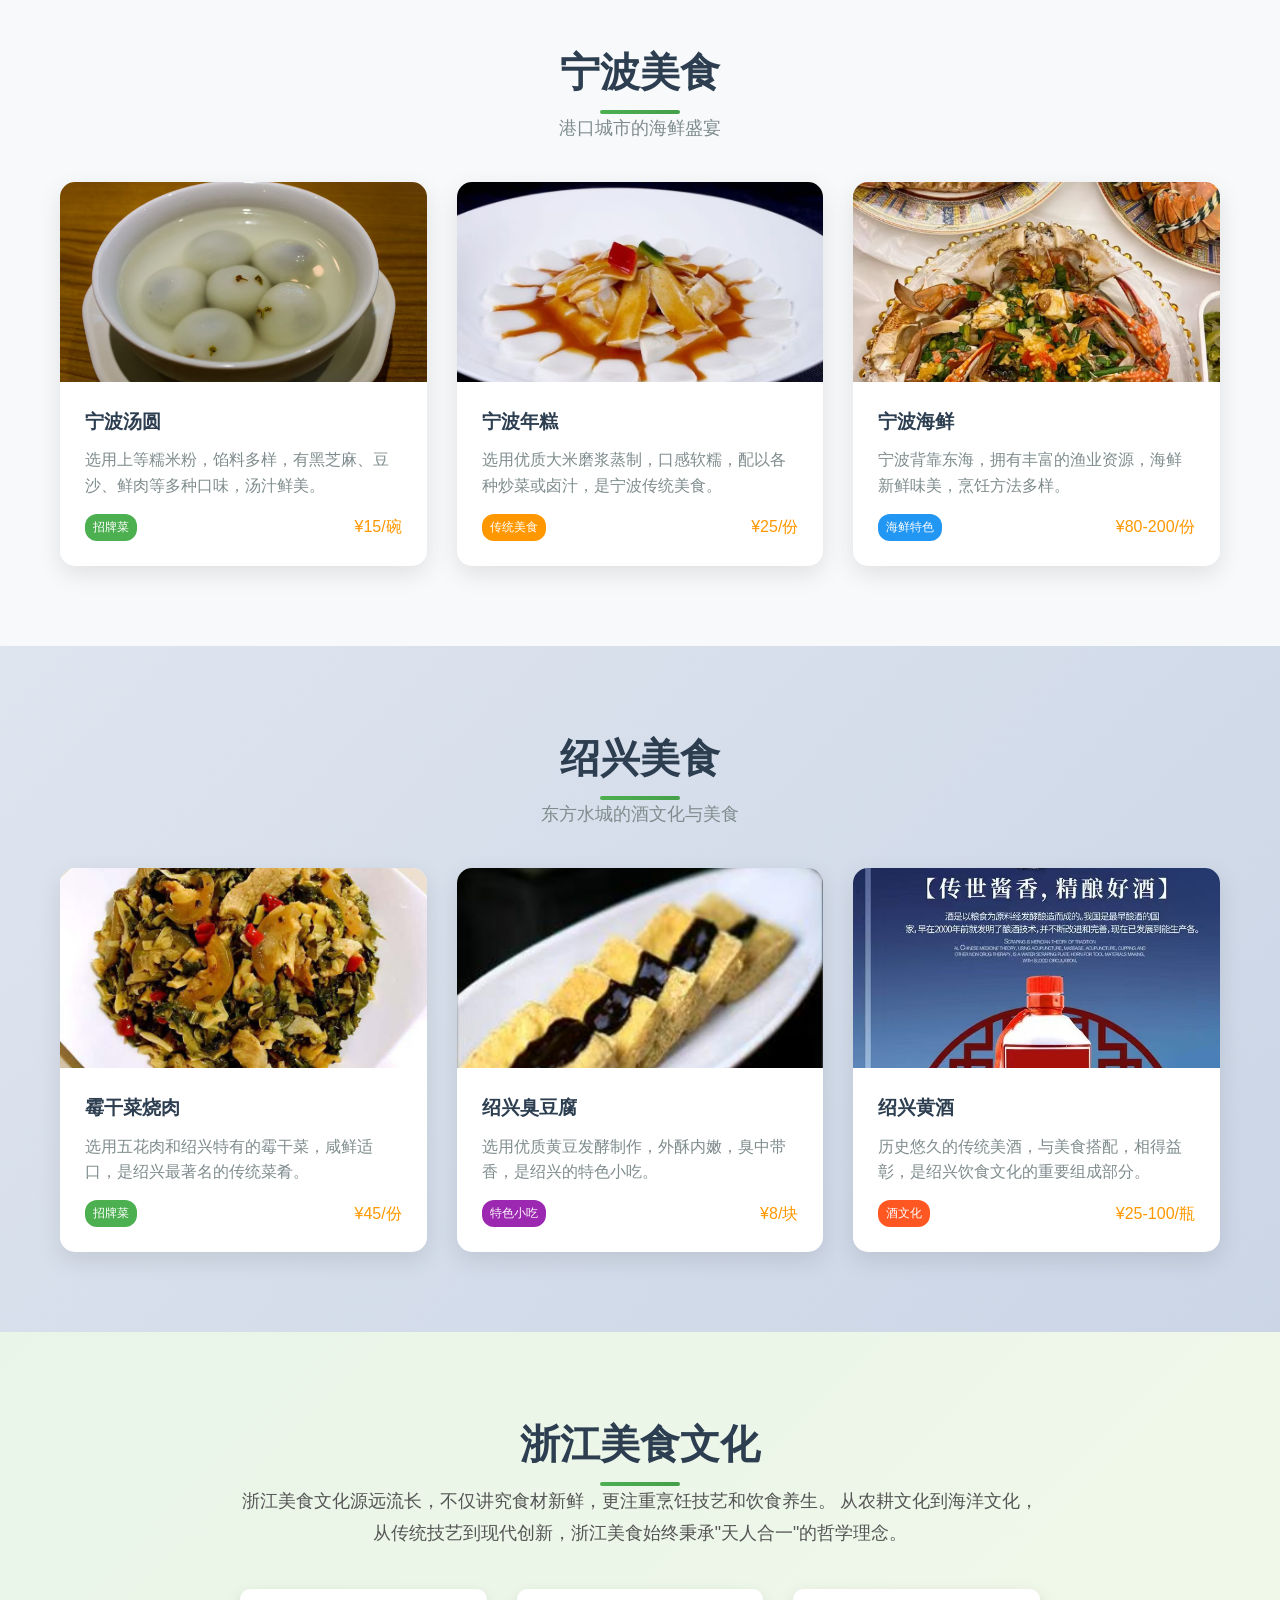
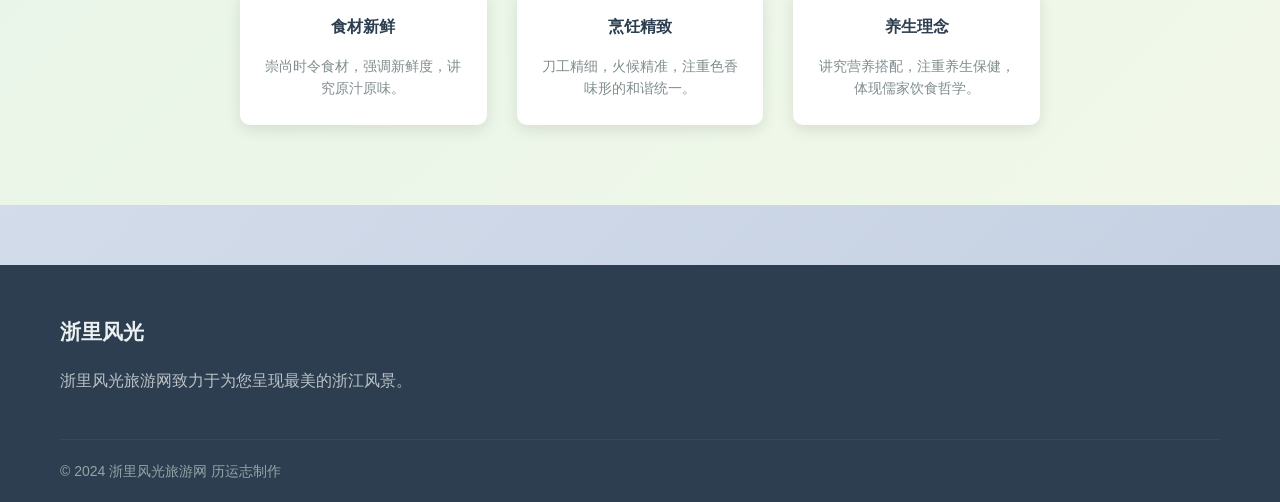
<file: pages/food.html>
<!DOCTYPE html>
<html lang="zh-CN">
<head>
    <meta charset="UTF-8">
    <meta name="viewport" content="width=device-width, initial-scale=1.0">
    <meta name="description" content="浙江美食地图，杭州菜、宁波菜、绍兴菜等特色美食介绍。">
    <meta name="keywords" content="浙江美食,杭州菜,宁波菜,绍兴菜,浙里风光">
    <link rel="icon" href="../image/logo.png" type="image/png">
    <title>美食地图 - 浙里风光旅游网</title>
    <link rel="stylesheet" href="../css/food.css">
</head>
<body>
    <header class="header">
        <div class="container">
            <div class="logo">
                <a href="../index.html">
                    <img src="../image/logo.png" alt="浙里风光Logo">
                    <span>浙里风光</span>
                </a>
            </div>
            <nav class="main-nav">
                <ul>
                    <li><a href="../index.html">首页</a></li>
                    <li><a href="about.html">关于我们</a></li>
                    <li><a href="destinations.html">旅游目的地</a></li>
                    <li><a href="guides.html">旅游攻略</a></li>
                    <li><a href="accommodation.html">住宿推荐</a></li>
                    <li><a href="food.html" class="active">美食地图</a></li>
                    <li><a href="contact.html">联系我们</a></li>
                </ul>
            </nav>
        </div>
    </header>

    <section class="page-header" style="margin-top: 80px; background: linear-gradient(135deg, #4CAF50, #45a049); color: white; padding: 60px 0;">
        <div class="container">
            <h1>美食地图</h1>
            <p class="breadcrumb">
                <a href="../index.html">首页</a> > 美食地图
            </p>
        </div>
    </section>

    <main class="main-content">
        <!-- 浙菜介绍 -->
        <section class="cuisine-intro" style="padding: 80px 0; background: linear-gradient(135deg, #FFF5E6, #FFEAA7);">
            <div class="container">
                <h2 class="section-title">浙菜天下鲜</h2>
                <p class="section-subtitle">品味中国八大菜系之一的浙江美食文化</p>

                <div class="cuisine-overview" style="max-width: 800px; margin: 0 auto; text-align: center; margin-top: 40px;">
                    <p style="font-size: 1.1rem; line-height: 1.8; color: #555; margin-bottom: 30px;">
                        浙菜以鲜、嫩、爽、脆著称，注重原汁原味，强调时令食材。浙江地处江海湖河交汇之地，
                        拥有丰富的渔业资源和农业产品，为浙菜的鲜美口味提供了得天独厚的条件。
                    </p>
                    <div class="cuisine-features" style="display: grid; grid-template-columns: repeat(auto-fit, minmax(150px, 1fr)); gap: 20px;">
                        <div class="feature-item" style="background: white; padding: 20px; border-radius: 10px; box-shadow: 0 5px 15px rgba(0,0,0,0.1);">
                            <div style="font-size: 2rem; margin-bottom: 10px;"></div>
                            <h4 style="color: #2c3e50; margin: 0;">海鲜河鲜</h4>
                            <p style="color: #7f8c8d; font-size: 14px; margin: 5px 0 0;">新鲜渔获</p>
                        </div>
                        <div class="feature-item" style="background: white; padding: 20px; border-radius: 10px; box-shadow: 0 5px 15px rgba(0,0,0,0.1);">
                            <div style="font-size: 2rem; margin-bottom: 10px;"></div>
                            <h4 style="color: #2c3e50; margin: 0;">时令蔬菜</h4>
                            <p style="color: #7f8c8d; font-size: 14px; margin: 5px 0 0;">新鲜采摘</p>
                        </div>
                        <div class="feature-item" style="background: white; padding: 20px; border-radius: 10px; box-shadow: 0 5px 15px rgba(0,0,0,0.1);">
                            <div style="font-size: 2rem; margin-bottom: 10px;"></div>
                            <h4 style="color: #2c3e50; margin: 0;">精致烹饪</h4>
                            <p style="color: #7f8c8d; font-size: 14px; margin: 5px 0 0;">原汁原味</p>
                        </div>
                        <div class="feature-item" style="background: white; padding: 20px; border-radius: 10px; box-shadow: 0 5px 15px rgba(0,0,0,0.1);">
                            <div style="font-size: 2rem; margin-bottom: 10px;"></div>
                            <h4 style="color: #2c3e50; margin: 0;">茶文化</h4>
                            <p style="color: #7f8c8d; font-size: 14px; margin: 5px 0 0;">龙井飘香</p>
                        </div>
                    </div>
                </div>
            </div>
        </section>

        <!-- 杭州美食 -->
        <section class="regional-food" style="padding: 80px 0;">
            <div class="container">
                <h2 class="section-title">杭州美食</h2>
                <p class="section-subtitle">人间天堂的味蕾盛宴</p>

                <div class="food-grid" style="display: grid; grid-template-columns: repeat(auto-fit, minmax(300px, 1fr)); gap: 30px; margin-top: 40px;">
                    <div class="food-card" style="background: white; border-radius: 15px; overflow: hidden; box-shadow: 0 8px 25px rgba(0, 0, 0, 0.1);">
                        <div class="food-image" style="height: 200px; overflow: hidden;">
                            <img src="../image/xc.jpg" alt="西湖醋鱼" style="width: 100%; height: 100%; object-fit: cover;">
                        </div>
                        <div class="food-content" style="padding: 25px;">
                            <h4 style="color: #2c3e50; margin-bottom: 10px;">西湖醋鱼</h4>
                            <p style="color: #7f8c8d; line-height: 1.6; margin-bottom: 15px;">选用西湖草鱼，烹制时鱼肉鲜嫩，酸甜适口，是杭州最著名的传统菜肴。</p>
                            <div class="food-meta">
                                <span style="background: #4CAF50; color: white; padding: 4px 8px; border-radius: 12px; font-size: 12px;">招牌菜</span>
                                <span style="color: #FF9800; margin-left: 10px;">¥68/份</span>
                            </div>
                        </div>
                    </div>

                    <div class="food-card" style="background: white; border-radius: 15px; overflow: hidden; box-shadow: 0 8px 25px rgba(0, 0, 0, 0.1);">
                        <div class="food-image" style="height: 200px; overflow: hidden;">
                            <img src="../image/xr.jpg" alt="龙井虾仁" style="width: 100%; height: 100%; object-fit: cover;">
                        </div>
                        <div class="food-content" style="padding: 25px;">
                            <h4 style="color: #2c3e50; margin-bottom: 10px;">龙井虾仁</h4>
                            <p style="color: #7f8c8d; line-height: 1.6; margin-bottom: 15px;">选用溪虾仁配以龙井新茶，虾仁鲜嫩，茶香清幽，是杭州的时令名菜。</p>
                            <div class="food-meta">
                                <span style="background: #FF9800; color: white; padding: 4px 8px; border-radius: 12px; font-size: 12px;">时令菜</span>
                                <span style="color: #FF9800; margin-left: 10px;">¥88/份</span>
                            </div>
                        </div>
                    </div>

                    <div class="food-card" style="background: white; border-radius: 15px; overflow: hidden; box-shadow: 0 8px 25px rgba(0, 0, 0, 0.1);">
                        <div class="food-image" style="height: 200px; overflow: hidden;">
                            <img src="../image/lb.jpg" alt="杭州小笼包" style="width: 100%; height: 100%; object-fit: cover;">
                        </div>
                        <div class="food-content" style="padding: 25px;">
                            <h4 style="color: #2c3e50; margin-bottom: 10px;">杭州小笼包</h4>
                            <p style="color: #7f8c8d; line-height: 1.6; margin-bottom: 15px;">皮薄馅多，汤汁鲜美，选用优质猪肉和蟹粉制作，是杭州的传统早点。</p>
                            <div class="food-meta">
                                <span style="background: #9C27B0; color: white; padding: 4px 8px; border-radius: 12px; font-size: 12px;">特色小吃</span>
                                <span style="color: #FF9800; margin-left: 10px;">¥12/笼</span>
                            </div>
                        </div>
                    </div>
                </div>
            </div>
        </section>

        <!-- 宁波美食 -->
        <section class="regional-food" style="padding: 80px 0; background: #f8f9fa;">
            <div class="container">
                <h2 class="section-title">宁波美食</h2>
                <p class="section-subtitle">港口城市的海鲜盛宴</p>

                <div class="food-grid" style="display: grid; grid-template-columns: repeat(auto-fit, minmax(300px, 1fr)); gap: 30px; margin-top: 40px;">
                    <div class="food-card" style="background: white; border-radius: 15px; overflow: hidden; box-shadow: 0 8px 25px rgba(0, 0, 0, 0.1);">
                        <div class="food-image" style="height: 200px; overflow: hidden;">
                            <img src="../image/ty.jpg" alt="宁波汤圆" style="width: 100%; height: 100%; object-fit: cover;">
                        </div>
                        <div class="food-content" style="padding: 25px;">
                            <h4 style="color: #2c3e50; margin-bottom: 10px;">宁波汤圆</h4>
                            <p style="color: #7f8c8d; line-height: 1.6; margin-bottom: 15px;">选用上等糯米粉，馅料多样，有黑芝麻、豆沙、鲜肉等多种口味，汤汁鲜美。</p>
                            <div class="food-meta">
                                <span style="background: #4CAF50; color: white; padding: 4px 8px; border-radius: 12px; font-size: 12px;">招牌菜</span>
                                <span style="color: #FF9800; margin-left: 10px;">¥15/碗</span>
                            </div>
                        </div>
                    </div>

                    <div class="food-card" style="background: white; border-radius: 15px; overflow: hidden; box-shadow: 0 8px 25px rgba(0, 0, 0, 0.1);">
                        <div class="food-image" style="height: 200px; overflow: hidden;">
                            <img src="../image/ng.jpg" alt="宁波年糕" style="width: 100%; height: 100%; object-fit: cover;">
                        </div>
                        <div class="food-content" style="padding: 25px;">
                            <h4 style="color: #2c3e50; margin-bottom: 10px;">宁波年糕</h4>
                            <p style="color: #7f8c8d; line-height: 1.6; margin-bottom: 15px;">选用优质大米磨浆蒸制，口感软糯，配以各种炒菜或卤汁，是宁波传统美食。</p>
                            <div class="food-meta">
                                <span style="background: #FF9800; color: white; padding: 4px 8px; border-radius: 12px; font-size: 12px;">传统美食</span>
                                <span style="color: #FF9800; margin-left: 10px;">¥25/份</span>
                            </div>
                        </div>
                    </div>

                    <div class="food-card" style="background: white; border-radius: 15px; overflow: hidden; box-shadow: 0 8px 25px rgba(0, 0, 0, 0.1);">
                        <div class="food-image" style="height: 200px; overflow: hidden;">
                            <img src="../image/hx.jpg" alt="宁波海鲜" style="width: 100%; height: 100%; object-fit: cover;">
                        </div>
                        <div class="food-content" style="padding: 25px;">
                            <h4 style="color: #2c3e50; margin-bottom: 10px;">宁波海鲜</h4>
                            <p style="color: #7f8c8d; line-height: 1.6; margin-bottom: 15px;">宁波背靠东海，拥有丰富的渔业资源，海鲜新鲜味美，烹饪方法多样。</p>
                            <div class="food-meta">
                                <span style="background: #2196F3; color: white; padding: 4px 8px; border-radius: 12px; font-size: 12px;">海鲜特色</span>
                                <span style="color: #FF9800; margin-left: 10px;">¥80-200/份</span>
                            </div>
                        </div>
                    </div>
                </div>
            </div>
        </section>

        <!-- 绍兴美食 -->
        <section class="regional-food" style="padding: 80px 0;">
            <div class="container">
                <h2 class="section-title">绍兴美食</h2>
                <p class="section-subtitle">东方水城的酒文化与美食</p>

                <div class="food-grid" style="display: grid; grid-template-columns: repeat(auto-fit, minmax(300px, 1fr)); gap: 30px; margin-top: 40px;">
                    <div class="food-card" style="background: white; border-radius: 15px; overflow: hidden; box-shadow: 0 8px 25px rgba(0, 0, 0, 0.1);">
                        <div class="food-image" style="height: 200px; overflow: hidden;">
                            <img src="../image/mr.jpg" alt="霉干菜烧肉" style="width: 100%; height: 100%; object-fit: cover;">
                        </div>
                        <div class="food-content" style="padding: 25px;">
                            <h4 style="color: #2c3e50; margin-bottom: 10px;">霉干菜烧肉</h4>
                            <p style="color: #7f8c8d; line-height: 1.6; margin-bottom: 15px;">选用五花肉和绍兴特有的霉干菜，咸鲜适口，是绍兴最著名的传统菜肴。</p>
                            <div class="food-meta">
                                <span style="background: #4CAF50; color: white; padding: 4px 8px; border-radius: 12px; font-size: 12px;">招牌菜</span>
                                <span style="color: #FF9800; margin-left: 10px;">¥45/份</span>
                            </div>
                        </div>
                    </div>

                    <div class="food-card" style="background: white; border-radius: 15px; overflow: hidden; box-shadow: 0 8px 25px rgba(0, 0, 0, 0.1);">
                        <div class="food-image" style="height: 200px; overflow: hidden;">
                            <img src="../image/ctofu.jpg" alt="绍兴臭豆腐" style="width: 100%; height: 100%; object-fit: cover;">
                        </div>
                        <div class="food-content" style="padding: 25px;">
                            <h4 style="color: #2c3e50; margin-bottom: 10px;">绍兴臭豆腐</h4>
                            <p style="color: #7f8c8d; line-height: 1.6; margin-bottom: 15px;">选用优质黄豆发酵制作，外酥内嫩，臭中带香，是绍兴的特色小吃。</p>
                            <div class="food-meta">
                                <span style="background: #9C27B0; color: white; padding: 4px 8px; border-radius: 12px; font-size: 12px;">特色小吃</span>
                                <span style="color: #FF9800; margin-left: 10px;">¥8/块</span>
                            </div>
                        </div>
                    </div>

                    <div class="food-card" style="background: white; border-radius: 15px; overflow: hidden; box-shadow: 0 8px 25px rgba(0, 0, 0, 0.1);">
                        <div class="food-image" style="height: 200px; overflow: hidden;">
                            <img src="../image/jiu.jpg" alt="绍兴黄酒" style="width: 100%; height: 100%; object-fit: cover;">
                        </div>
                        <div class="food-content" style="padding: 25px;">
                            <h4 style="color: #2c3e50; margin-bottom: 10px;">绍兴黄酒</h4>
                            <p style="color: #7f8c8d; line-height: 1.6; margin-bottom: 15px;">历史悠久的传统美酒，与美食搭配，相得益彰，是绍兴饮食文化的重要组成部分。</p>
                            <div class="food-meta">
                                <span style="background: #FF5722; color: white; padding: 4px 8px; border-radius: 12px; font-size: 12px;">酒文化</span>
                                <span style="color: #FF9800; margin-left: 10px;">¥25-100/瓶</span>
                            </div>
                        </div>
                    </div>
                </div>
            </div>
        </section>

        <!-- 美食文化 -->
        <section class="food-culture" style="padding: 80px 0; background: linear-gradient(135deg, #E8F5E8, #F1F8E9);">
            <div class="container">
                <h2 class="section-title">浙江美食文化</h2>
                <div class="culture-content" style="max-width: 800px; margin: 0 auto; text-align: center;">
                    <p style="font-size: 1.1rem; line-height: 1.8; color: #555; margin-bottom: 30px;">
                        浙江美食文化源远流长，不仅讲究食材新鲜，更注重烹饪技艺和饮食养生。
                        从农耕文化到海洋文化，从传统技艺到现代创新，浙江美食始终秉承"天人合一"的哲学理念。
                    </p>
                    <div class="culture-aspects" style="display: grid; grid-template-columns: repeat(auto-fit, minmax(200px, 1fr)); gap: 30px; margin-top: 40px;">
                        <div class="aspect-card" style="background: white; padding: 25px; border-radius: 10px; box-shadow: 0 5px 15px rgba(0,0,0,0.1);">
                            <h4 style="color: #2c3e50; margin-bottom: 15px;">食材新鲜</h4>
                            <p style="color: #7f8c8d; font-size: 14px; line-height: 1.6;">崇尚时令食材，强调新鲜度，讲究原汁原味。</p>
                        </div>
                        <div class="aspect-card" style="background: white; padding: 25px; border-radius: 10px; box-shadow: 0 5px 15px rgba(0,0,0,0.1);">
                            <h4 style="color: #2c3e50; margin-bottom: 15px;">烹饪精致</h4>
                            <p style="color: #7f8c8d; font-size: 14px; line-height: 1.6;">刀工精细，火候精准，注重色香味形的和谐统一。</p>
                        </div>
                        <div class="aspect-card" style="background: white; padding: 25px; border-radius: 10px; box-shadow: 0 5px 15px rgba(0,0,0,0.1);">
                            <h4 style="color: #2c3e50; margin-bottom: 15px;">养生理念</h4>
                            <p style="color: #7f8c8d; font-size: 14px; line-height: 1.6;">讲究营养搭配，注重养生保健，体现儒家饮食哲学。</p>
                        </div>
                    </div>
                </div>
            </div>
        </section>
    </main>

    <footer class="footer">
        <div class="container">
            <div class="footer-content">
                <div class="footer-section">
                    <h3>浙里风光</h3>
                    <p>浙里风光旅游网致力于为您呈现最美的浙江风景。</p>
                </div>
            </div>
            <div class="footer-bottom">
                <p>&copy; 2024 浙里风光旅游网 历运志制作</p>
                <div class="back-to-top">
                    <a href="#top" id="back-to-top-btn">返回顶部 ↑</a>
                </div>
            </div>
        </div>
    </footer>

    <script src="../js/main.js"></script>
</body>
</html>
</file>
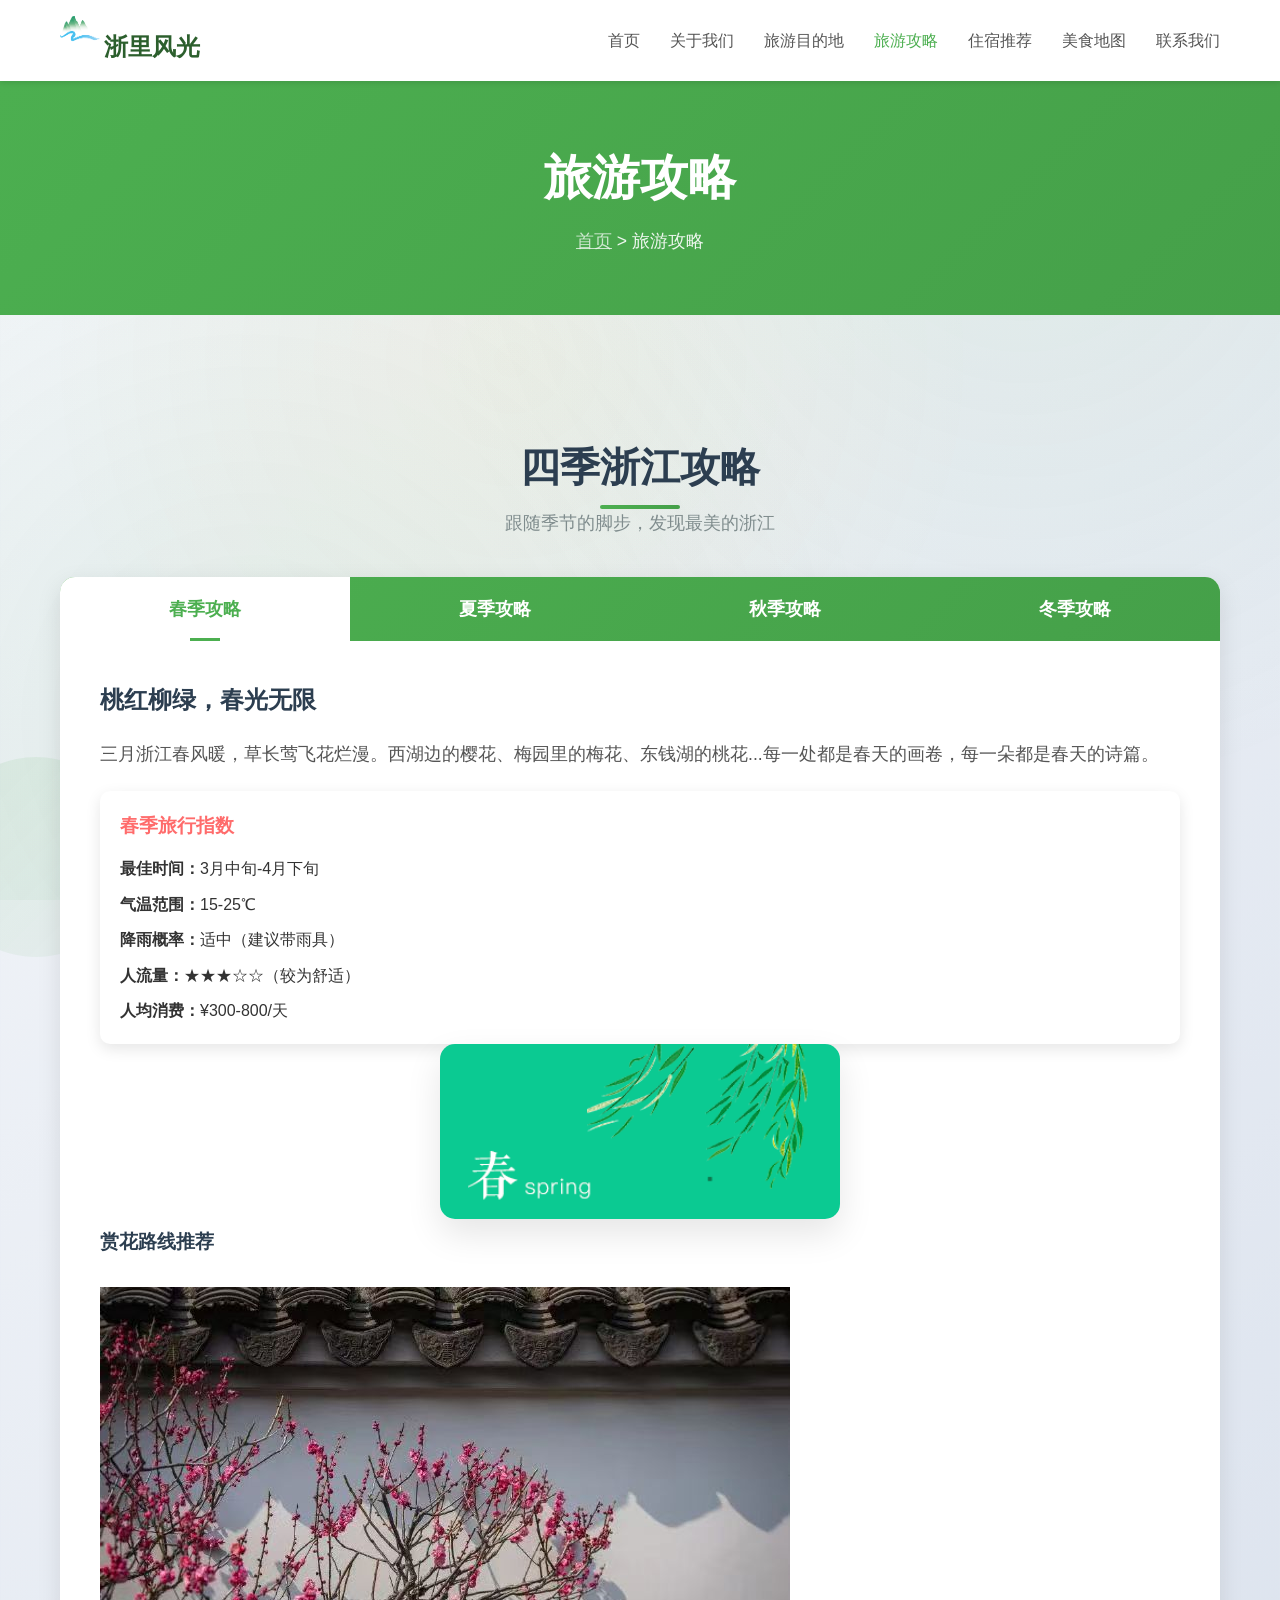
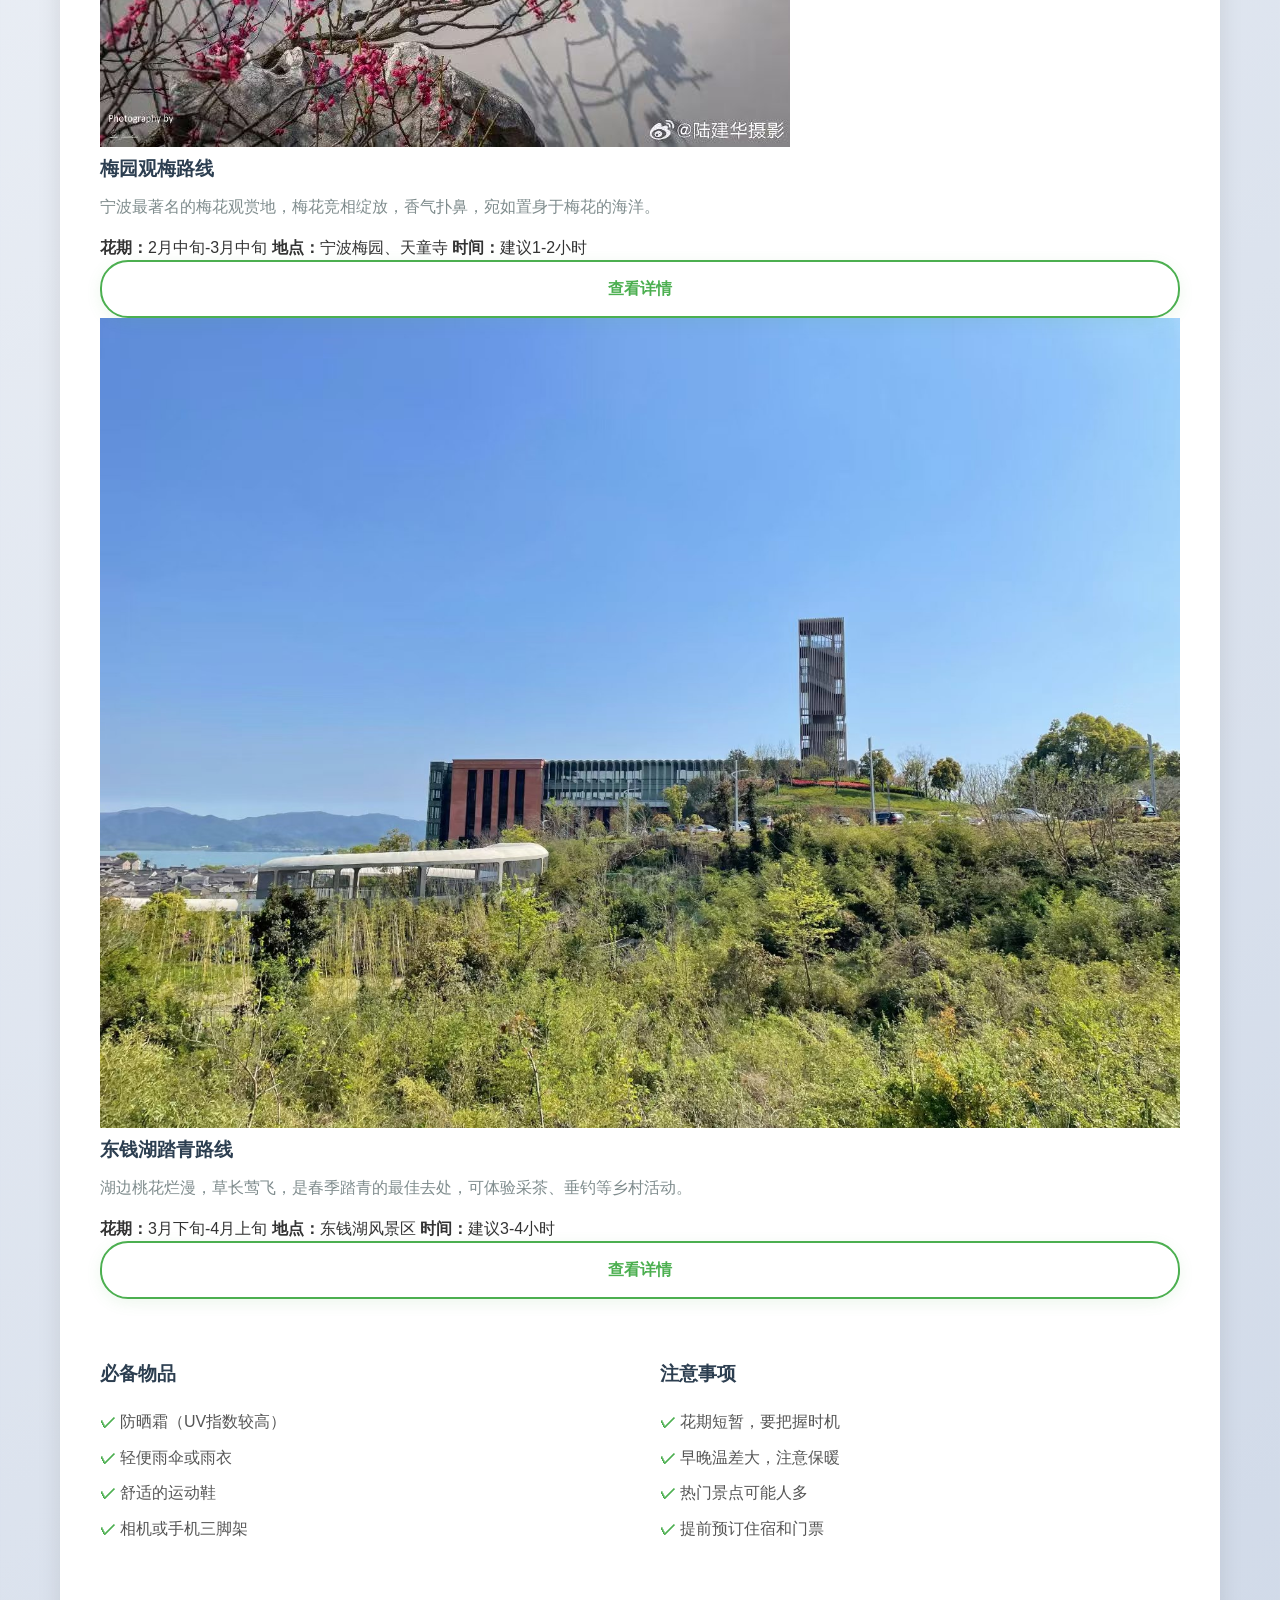
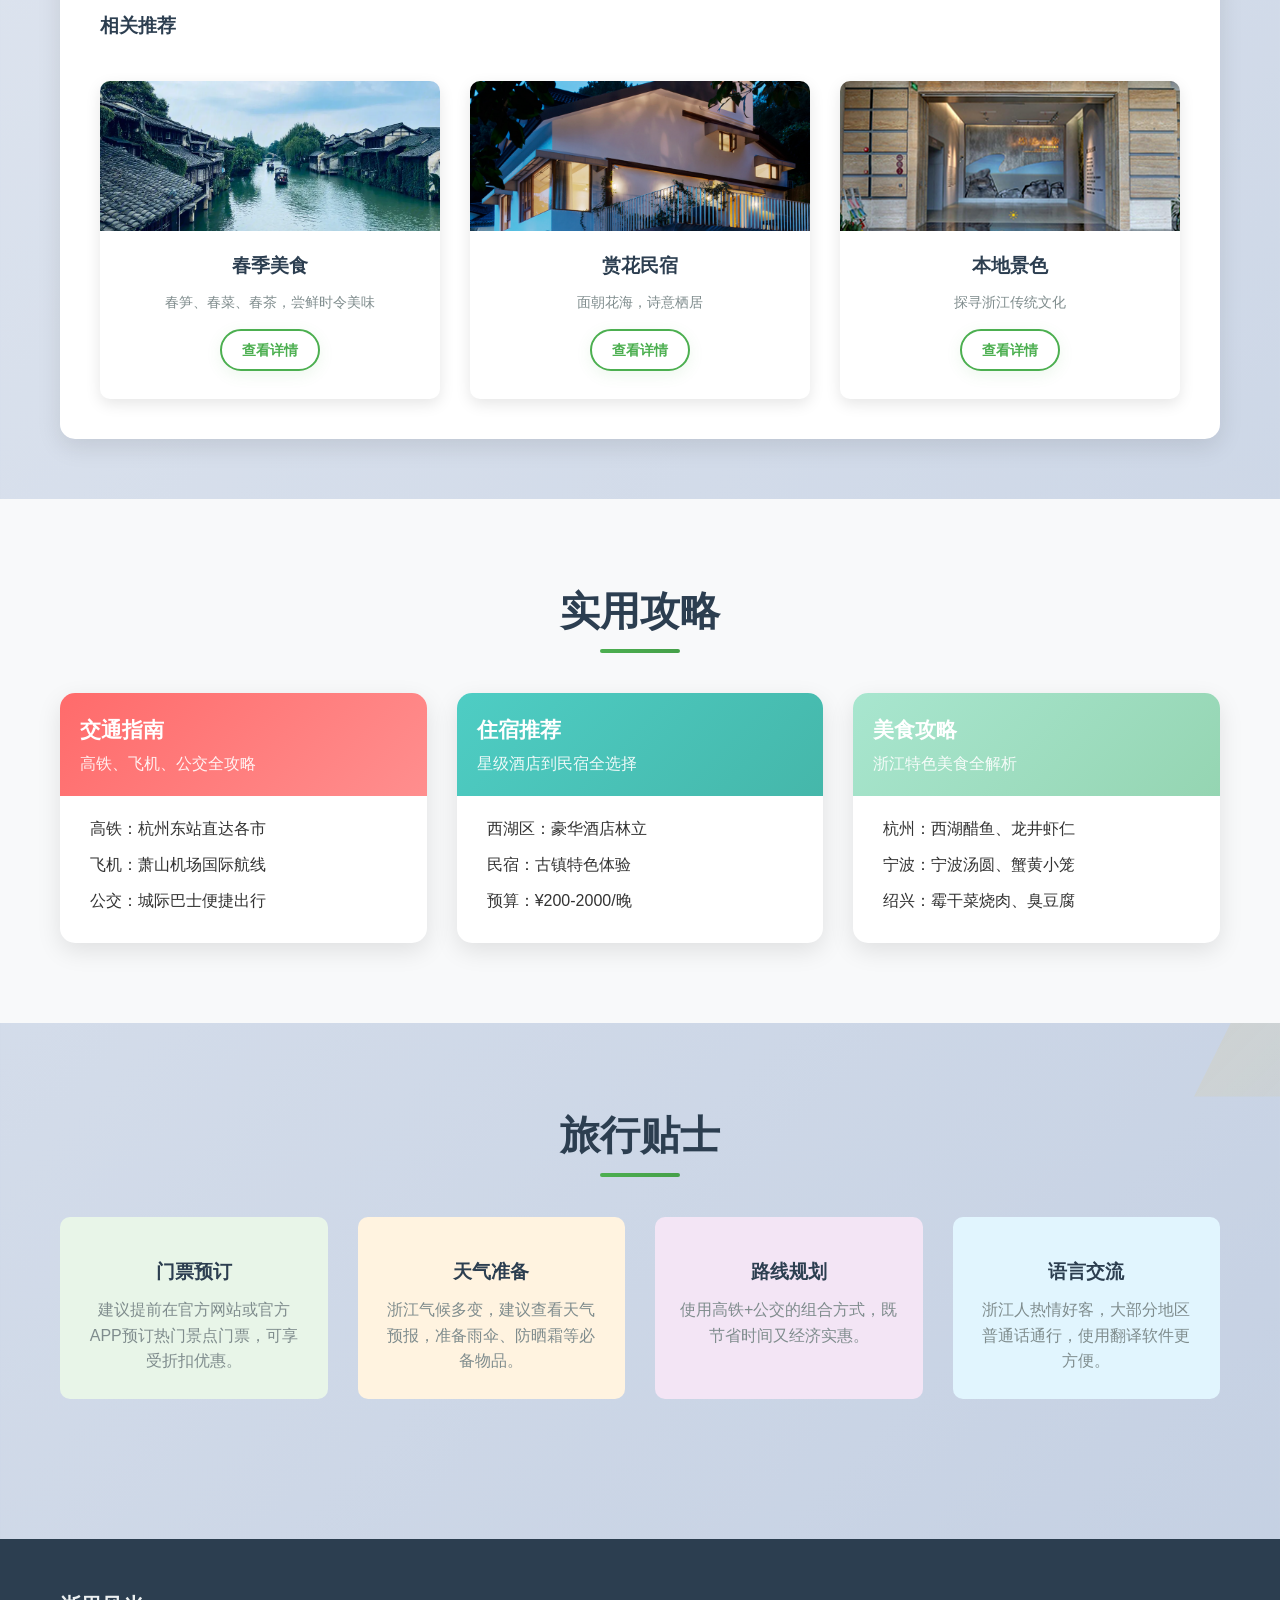
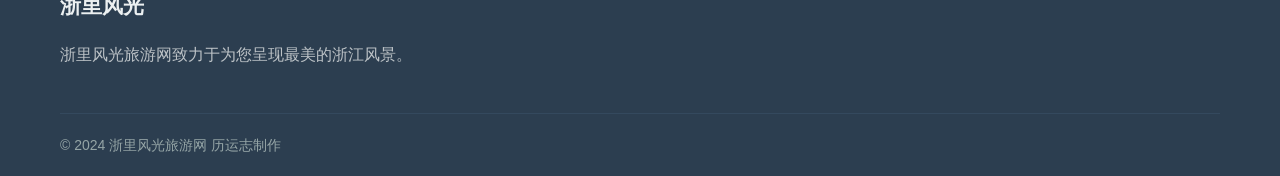
<file: pages/guides.html>
<!DOCTYPE html>
<html lang="zh-CN">
<head>
    <meta charset="UTF-8">
    <meta name="viewport" content="width=device-width, initial-scale=1.0">
    <meta name="description" content="浙江旅游攻略，提供四季旅游指南和实用旅行tips。">
    <meta name="keywords" content="浙江旅游攻略,四季旅游,旅行指南">
    <link rel="icon" href="../image/logo.png" type="image/png">
    <title>旅游攻略 - 浙里风光旅游网</title>
    <link rel="stylesheet" href="../css/guides.css">
</head>
<body>
    <header class="header">
        <div class="container">
            <div class="logo">
                <a href="../index.html">
                    <img src="../image/logo.png" alt="浙里风光Logo">
                    <span>浙里风光</span>
                </a>
            </div>
            <nav class="main-nav">
                <ul>
                    <li><a href="../index.html">首页</a></li>
                    <li><a href="about.html">关于我们</a></li>
                    <li><a href="destinations.html">旅游目的地</a></li>
                    <li><a href="guides.html" class="active">旅游攻略</a></li>
                    <li><a href="accommodation.html">住宿推荐</a></li>
                    <li><a href="food.html">美食地图</a></li>
                    <li><a href="contact.html">联系我们</a></li>
                </ul>
            </nav>
        </div>
    </header>

    <section class="page-header" style="margin-top: 80px; background: linear-gradient(135deg, #4CAF50, #45a049); color: white; padding: 60px 0;">
        <div class="container">
            <h1>旅游攻略</h1>
            <p class="breadcrumb">
                <a href="../index.html">首页</a> > 旅游攻略
            </p>
        </div>
    </section>

    <main class="main-content">
        <!-- 四季攻略 -->
        <section class="season-guides">
            <div class="container">
                <h2 class="section-title">四季浙江攻略</h2>
                <p class="section-subtitle">跟随季节的脚步，发现最美的浙江</p>

                <div class="tabs">
                    <!-- 标签页按钮 -->
                    <div class="tab-buttons">
                        <button class="tab-button" data-tab="spring">春季攻略</button>
                        <button class="tab-button" data-tab="summer">夏季攻略</button>
                        <button class="tab-button" data-tab="autumn">秋季攻略</button>
                        <button class="tab-button" data-tab="winter">冬季攻略</button>
                    </div>

                    <!-- 春季内容 -->
                    <div id="spring" class="tab-content">
                        <div class="season-intro-grid">
                            <div class="intro-text">
                                <h2 style="color: #2c3e50; margin-bottom: 20px;">桃红柳绿，春光无限</h2>
                                <p style="font-size: 1.1rem; line-height: 1.8; color: #555; margin-bottom: 20px;">
                                    三月浙江春风暖，草长莺飞花烂漫。西湖边的樱花、梅园里的梅花、东钱湖的桃花...每一处都是春天的画卷，每一朵都是春天的诗篇。
                                </p>
                                <div class="season-info" style="background: white; padding: 20px; border-radius: 10px; box-shadow: 0 5px 15px rgba(0,0,0,0.1);">
                                    <h3 style="color: #FF6B6B; margin-bottom: 15px;">春季旅行指数</h3>
                                    <ul style="list-style: none; padding: 0;">
                                        <li style="margin-bottom: 10px;"><strong>最佳时间：</strong>3月中旬-4月下旬</li>
                                        <li style="margin-bottom: 10px;"><strong>气温范围：</strong>15-25℃</li>
                                        <li style="margin-bottom: 10px;"><strong>降雨概率：</strong>适中（建议带雨具）</li>
                                        <li style="margin-bottom: 10px;"><strong>人流量：</strong>★★★☆☆（较为舒适）</li>
                                        <li><strong>人均消费：</strong>¥300-800/天</li>
                                    </ul>
                                </div>
                            </div>
                            <div class="intro-image" style="text-align: center;">
                                <img src="../image/spring_img.png" alt="春季美景" style="width: 100%; max-width: 400px; border-radius: 15px; box-shadow: 0 15px 35px rgba(0, 0, 0, 0.1);">
                            </div>
                        </div>

                        <h3 style="color: #2c3e50; margin-bottom: 30px;">赏花路线推荐</h3>
                        <div class="season-routes-grid">
                            <div class="route-card">
                                <div class="route-image">
                                    <img src="../image/guanmei.jpg" alt="梅园观梅">
                                </div>
                                <div class="route-content">
                                    <h3 style="color: #2c3e50; margin-bottom: 10px;">梅园观梅路线</h3>
                                    <p style="color: #7f8c8d; line-height: 1.6; margin-bottom: 15px;">宁波最著名的梅花观赏地，梅花竞相绽放，香气扑鼻，宛如置身于梅花的海洋。</p>
                                    <div class="route-details">
                                        <span><strong>花期：</strong>2月中旬-3月中旬</span>
                                        <span><strong>地点：</strong>宁波梅园、天童寺</span>
                                        <span><strong>时间：</strong>建议1-2小时</span>
                                    </div>
                                    <a href="destinations.html" class="btn-secondary" style="width: 100%; text-align: center; display: block;">查看详情</a>
                                </div>
                            </div>
                            <div class="route-card">
                                <div class="route-image">
                                    <img src="../image/taqing.jpg" alt="东钱湖踏青">
                                </div>
                                <div class="route-content">
                                    <h3 style="color: #2c3e50; margin-bottom: 10px;">东钱湖踏青路线</h3>
                                    <p style="color: #7f8c8d; line-height: 1.6; margin-bottom: 15px;">湖边桃花烂漫，草长莺飞，是春季踏青的最佳去处，可体验采茶、垂钓等乡村活动。</p>
                                    <div class="route-details">
                                        <span><strong>花期：</strong>3月下旬-4月上旬</span>
                                        <span><strong>地点：</strong>东钱湖风景区</span>
                                        <span><strong>时间：</strong>建议3-4小时</span>
                                    </div>
                                    <a href="destinations.html" class="btn-secondary" style="width: 100%; text-align: center; display: block;">查看详情</a>
                                </div>
                            </div>
                        </div>

                        <div class="travel-tips-grid" style="margin-top: 60px;">
                            <div class="tips-section">
                                <h3>必备物品</h3>
                                <ul>
                                    <li>防晒霜（UV指数较高）</li>
                                    <li>轻便雨伞或雨衣</li>
                                    <li>舒适的运动鞋</li>
                                    <li>相机或手机三脚架</li>
                                </ul>
                            </div>
                            <div class="tips-section">
                                <h3>注意事项</h3>
                                <ul>
                                    <li>花期短暂，要把握时机</li>
                                    <li>早晚温差大，注意保暖</li>
                                    <li>热门景点可能人多</li>
                                    <li>提前预订住宿和门票</li>
                                </ul>
                            </div>
                        </div>

                        <h3 style="color: #2c3e50; margin: 60px 0 30px;">相关推荐</h3>
                        <div class="related-grid">
                            <div class="related-card">
                                <div class="related-image">
                                    <img src="../image/f1.jpg" alt="美食推荐">
                                </div>
                                <div class="related-content">
                                    <h3>春季美食</h3>
                                    <p>春笋、春菜、春茶，尝鲜时令美味</p>
                                    <a href="food.html" class="btn-secondary" style="font-size: 14px; padding: 8px 20px;">查看详情</a>
                                </div>
                            </div>
                            <div class="related-card">
                                <div class="related-image">
                                    <img src="../image/min.jpg" alt="民宿推荐">
                                </div>
                                <div class="related-content">
                                    <h3>赏花民宿</h3>
                                    <p>面朝花海，诗意栖居</p>
                                    <a href="accommodation.html" class="btn-secondary" style="font-size: 14px; padding: 8px 20px;">查看详情</a>
                                </div>
                            </div>
                            <div class="related-card">
                                <div class="related-image">
                                    <img src="../image/history.jpg" alt="文化体验">
                                </div>
                                <div class="related-content">
                                    <h3>本地景色</h3>
                                    <p>探寻浙江传统文化</p>
                                    <a href="destinations.html" class="btn-secondary" style="font-size: 14px; padding: 8px 20px;">查看详情</a>
                                </div>
                            </div>
                        </div>
                    </div>

                    <!-- 夏季内容 -->
                    <div id="summer" class="tab-content">
                        <div class="season-intro-grid">
                            <div class="intro-text">
                                <h2 style="color: #2c3e50; margin-bottom: 20px;">湖光山色，清凉一夏</h2>
                                <p style="font-size: 1.1rem; line-height: 1.8; color: #555; margin-bottom: 20px;">
                                    夏日浙江，碧波万顷，山清水秀。千岛湖的清澈湖水，普陀山的海风习习，都是避暑纳凉的绝佳去处。
                                </p>
                                <div class="season-info" style="background: white; padding: 20px; border-radius: 10px; box-shadow: 0 5px 15px rgba(0,0,0,0.1);">
                                    <h3 style="color: #4ECDC4; margin-bottom: 15px;">夏季旅行指数</h3>
                                    <ul style="list-style: none; padding: 0;">
                                        <li style="margin-bottom: 10px;"><strong>最佳时间：</strong>6月中旬-8月下旬</li>
                                        <li style="margin-bottom: 10px;"><strong>气温范围：</strong>25-35℃</li>
                                        <li style="margin-bottom: 10px;"><strong>降雨概率：</strong>较高（午后雷阵雨）</li>
                                        <li style="margin-bottom: 10px;"><strong>人流量：</strong>★★★★☆（较为拥挤）</li>
                                        <li><strong>人均消费：</strong>¥400-1000/天</li>
                                    </ul>
                                </div>
                            </div>
                            <div class="intro-image" style="text-align: center;">
                                <img src="../image/summer_img.png" alt="夏季美景" style="width: 100%; max-width: 400px; border-radius: 15px; box-shadow: 0 15px 35px rgba(0, 0, 0, 0.1);">
                            </div>
                        </div>

                        <h3 style="color: #2c3e50; margin-bottom: 30px;">避暑路线推荐</h3>
                        <div class="season-routes-grid">
                            <div class="route-card">
                                <div class="route-image">
                                    <img src="../image/fenlei3.jpg" alt="千岛湖">
                                </div>
                                <div class="route-content">
                                    <h3 style="color: #2c3e50; margin-bottom: 10px;">千岛湖避暑之旅</h3>
                                    <p style="color: #7f8c8d; line-height: 1.6; margin-bottom: 15px;">中国第一大人工淡水湖，水质清澈透明，是夏季游泳、游艇、垂钓的绝佳场所。</p>
                                    <div class="route-details">
                                        <span><strong>活动：</strong>游泳、游艇、钓鱼</span>
                                        <span><strong>地点：</strong>千岛湖风景区</span>
                                        <span><strong>时间：</strong>建议1-2天</span>
                                    </div>
                                    <a href="destinations.html" class="btn-secondary" style="width: 100%; text-align: center; display: block;">查看详情</a>
                                </div>
                            </div>
                            <div class="route-card">
                                <div class="route-image">
                                    <img src="../image/qingliang.jpg" alt="普陀山">
                                </div>
                                <div class="route-content">
                                    <h3 style="color: #2c3e50; margin-bottom: 10px;">普陀山清凉之旅</h3>
                                    <p style="color: #7f8c8d; line-height: 1.6; margin-bottom: 15px;">海天佛国，梵音袅袅。山间清风习习，是夏季避暑的绝佳去处。</p>
                                    <div class="route-details">
                                        <span><strong>特色：</strong>海滨寺庙，清凉避暑</span>
                                        <span><strong>地点：</strong>舟山普陀山</span>
                                        <span><strong>时间：</strong>建议1天</span>
                                    </div>
                                    <a href="destinations.html" class="btn-secondary" style="width: 100%; text-align: center; display: block;">查看详情</a>
                                </div>
                            </div>
                            <div class="route-card">
                                <div class="route-image">
                                    <img src="../image/bg.jpg" alt="嵊泗岛">
                                </div>
                                <div class="route-content">
                                    <h3 style="color: #2c3e50; margin-bottom: 10px;">嵊泗岛海钓之旅</h3>
                                    <p style="color: #7f8c8d; line-height: 1.6; margin-bottom: 15px;">中国最美海岛之一，清澈的海水和丰富的海洋生物，让您尽享海钓乐趣。</p>
                                    <div class="route-details">
                                        <span><strong>活动：</strong>海钓、潜水、观潮</span>
                                        <span><strong>地点：</strong>舟山嵊泗列岛</span>
                                        <span><strong>时间：</strong>建议2-3天</span>
                                    </div>
                                    <a href="destinations.html" class="btn-secondary" style="width: 100%; text-align: center; display: block;">查看详情</a>
                                </div>
                            </div>
                        </div>

                        <div class="travel-tips-grid" style="margin-top: 60px;">
                            <div class="tips-section">
                                <h3>必备物品</h3>
                                <ul>
                                    <li>防晒霜和防晒衣</li>
                                    <li>泳衣和泳镜</li>
                                    <li>轻便拖鞋</li>
                                    <li>驱蚊用品</li>
                                </ul>
                            </div>
                            <div class="tips-section">
                                <h3>注意事项</h3>
                                <ul>
                                    <li>注意防晒，避免中暑</li>
                                    <li>选择正规游泳场所</li>
                                    <li>海上活动注意安全</li>
                                    <li>提前预订热门景点</li>
                                </ul>
                            </div>
                        </div>

                        <h3 style="color: #2c3e50; margin: 60px 0 30px;">相关推荐</h3>
                        <div class="related-grid">
                            <div class="related-card">
                                <div class="related-image">
                                    <img src="../image/f1.jpg" alt="美食推荐">
                                </div>
                                <div class="related-content">
                                    <h3>夏季美食</h3>
                                    <p>清凉解暑，夏日美食推荐</p>
                                    <a href="food.html" class="btn-secondary" style="font-size: 14px; padding: 8px 20px;">查看详情</a>
                                </div>
                            </div>
                            <div class="related-card">
                                <div class="related-image">
                                    <img src="../image/min.jpg" alt="民宿推荐">
                                </div>
                                <div class="related-content">
                                    <h3>避暑民宿</h3>
                                    <p>清凉舒适，夏日度假首选</p>
                                    <a href="accommodation.html" class="btn-secondary" style="font-size: 14px; padding: 8px 20px;">查看详情</a>
                                </div>
                            </div>
                            <div class="related-card">
                                <div class="related-image">
                                    <img src="../image/history.jpg" alt="文化体验">
                                </div>
                                <div class="related-content">
                                    <h3>水上活动</h3>
                                    <p>体验浙江水上文化</p>
                                    <a href="destinations.html" class="btn-secondary" style="font-size: 14px; padding: 8px 20px;">查看详情</a>
                                </div>
                            </div>
                        </div>
                    </div>

                    <!-- 秋季内容 -->
                    <div id="autumn" class="tab-content">
                        <div class="season-intro-grid">
                            <div class="intro-text">
                                <h2 style="color: #2c3e50; margin-bottom: 20px;">层林尽染，五彩斑斓</h2>
                                <p style="font-size: 1.1rem; line-height: 1.8; color: #555; margin-bottom: 20px;">
                                    金秋浙江，美不胜收。雁荡山的红叶似火，桐庐的枫叶如霞，普陀山的银杏金黄，每一处都是大自然的调色板。
                                </p>
                                <div class="season-info" style="background: white; padding: 20px; border-radius: 10px; box-shadow: 0 5px 15px rgba(0,0,0,0.1);">
                                    <h3 style="color: #FF8C42; margin-bottom: 15px;">秋季旅行指数</h3>
                                    <ul style="list-style: none; padding: 0;">
                                        <li style="margin-bottom: 10px;"><strong>最佳时间：</strong>10月中旬-11月下旬</li>
                                        <li style="margin-bottom: 10px;"><strong>气温范围：</strong>15-25℃</li>
                                        <li style="margin-bottom: 10px;"><strong>降雨概率：</strong>适中（秋高气爽）</li>
                                        <li style="margin-bottom: 10px;"><strong>人流量：</strong>★★★☆☆（较为舒适）</li>
                                        <li><strong>人均消费：</strong>¥350-900/天</li>
                                    </ul>
                                </div>
                            </div>
                            <div class="intro-image" style="text-align: center;">
                                <img src="../image/autumn_img.png" alt="秋季美景" style="width: 100%; max-width: 400px; border-radius: 15px; box-shadow: 0 15px 35px rgba(0, 0, 0, 0.1);">
                            </div>
                        </div>

                        <h3 style="color: #2c3e50; margin-bottom: 30px;">赏叶路线推荐</h3>
                        <div class="season-routes-grid">
                            <div class="route-card">
                                <div class="route-image">
                                    <img src="../image/fenlei4.jpg" alt="雁荡山">
                                </div>
                                <div class="route-content">
                                    <h3 style="color: #2c3e50; margin-bottom: 10px;">雁荡山红叶之旅</h3>
                                    <p style="color: #7f8c8d; line-height: 1.6; margin-bottom: 15px;">"天下奇秀"雁荡山，秋季红叶漫山遍野，色彩斑斓，与奇峰怪石交相辉映。</p>
                                    <div class="route-details">
                                        <span><strong>最佳观赏：</strong>10月下旬-11月中旬</span>
                                        <span><strong>地点：</strong>温州雁荡山</span>
                                        <span><strong>时间：</strong>建议1-2天</span>
                                    </div>
                                    <a href="destinations.html" class="btn-secondary" style="width: 100%; text-align: center; display: block;">查看详情</a>
                                </div>
                            </div>
                            <div class="route-card">
                                <div class="route-image">
                                    <img src="../image/hongfenggu.jpg" alt="桐庐红枫">
                                </div>
                                <div class="route-content">
                                    <h3 style="color: #2c3e50; margin-bottom: 10px;">桐庐红枫之旅</h3>
                                    <p style="color: #7f8c8d; line-height: 1.6; margin-bottom: 15px;">富春江畔的红枫如霞似火，漫山遍野的色彩斑斓，让人流连忘返。</p>
                                    <div class="route-details">
                                        <span><strong>最佳观赏：</strong>11月上旬-11月中旬</span>
                                        <span><strong>地点：</strong>杭州桐庐</span>
                                        <span><strong>时间：</strong>建议1天</span>
                                    </div>
                                    <a href="destinations.html" class="btn-secondary" style="width: 100%; text-align: center; display: block;">查看详情</a>
                                </div>
                            </div>
                            <div class="route-card">
                                <div class="route-image">
                                    <img src="../image/ng.jpg" alt="普陀山银杏">
                                </div>
                                <div class="route-content">
                                    <h3 style="color: #2c3e50; margin-bottom: 10px;">普陀山银杏之旅</h3>
                                    <p style="color: #7f8c8d; line-height: 1.6; margin-bottom: 15px;">普陀山的银杏林金黄灿烂，与蓝天白云交相辉映，美不胜收。</p>
                                    <div class="route-details">
                                        <span><strong>最佳观赏：</strong>11月上旬-11月下旬</span>
                                        <span><strong>地点：</strong>舟山普陀山</span>
                                        <span><strong>时间：</strong>建议1天</span>
                                    </div>
                                    <a href="destinations.html" class="btn-secondary" style="width: 100%; text-align: center; display: block;">查看详情</a>
                                </div>
                            </div>
                        </div>

                        <div class="travel-tips-grid" style="margin-top: 60px;">
                            <div class="tips-section">
                                <h3>必备物品</h3>
                                <ul>
                                    <li>轻便外套和长裤</li>
                                    <li>舒适的登山鞋</li>
                                    <li>相机和三脚架</li>
                                    <li>防晒霜和帽子</li>
                                </ul>
                            </div>
                            <div class="tips-section">
                                <h3>注意事项</h3>
                                <ul>
                                    <li>叶期短暂，要把握时机</li>
                                    <li>山路较多，注意安全</li>
                                    <li>早晚温差大，注意保暖</li>
                                    <li>提前了解天气情况</li>
                                </ul>
                            </div>
                        </div>

                        <h3 style="color: #2c3e50; margin: 60px 0 30px;">相关推荐</h3>
                        <div class="related-grid">
                            <div class="related-card">
                                <div class="related-image">
                                    <img src="../image/f1.jpg" alt="美食推荐">
                                </div>
                                <div class="related-content">
                                    <h3>秋季美食</h3>
                                    <p>时令美食，秋季养生佳品</p>
                                    <a href="food.html" class="btn-secondary" style="font-size: 14px; padding: 8px 20px;">查看详情</a>
                                </div>
                            </div>
                            <div class="related-card">
                                <div class="related-image">
                                    <img src="../image/min.jpg" alt="民宿推荐">
                                </div>
                                <div class="related-content">
                                    <h3>赏叶民宿</h3>
                                    <p>面朝红叶，秋色宜人</p>
                                    <a href="accommodation.html" class="btn-secondary" style="font-size: 14px; padding: 8px 20px;">查看详情</a>
                                </div>
                            </div>
                            <div class="related-card">
                                <div class="related-image">
                                    <img src="../image/history.jpg" alt="文化体验">
                                </div>
                                <div class="related-content">
                                    <h3>摄影景点</h3>
                                    <p>捕捉秋日美丽瞬间</p>
                                    <a href="destinations.html" class="btn-secondary" style="font-size: 14px; padding: 8px 20px;">查看详情</a>
                                </div>
                            </div>
                        </div>
                    </div>

                    <!-- 冬季内容 -->
                    <div id="winter" class="tab-content">
                        <div class="season-intro-grid">
                            <div class="intro-text">
                                <h2 style="color: #2c3e50; margin-bottom: 20px;">瑞雪纷飞，温暖过冬</h2>
                                <p style="font-size: 1.1rem; line-height: 1.8; color: #555; margin-bottom: 20px;">
                                    冬日浙江，别有韵味。莫干山温泉温暖宜人，东白山温泉养生度假，农家乐里的暖炕头，带给你不同的冬季体验。
                                </p>
                                <div class="season-info" style="background: white; padding: 20px; border-radius: 10px; box-shadow: 0 5px 15px rgba(0,0,0,0.1);">
                                    <h3 style="color: #5DADE2; margin-bottom: 15px;">冬季旅行指数</h3>
                                    <ul style="list-style: none; padding: 0;">
                                        <li style="margin-bottom: 10px;"><strong>最佳时间：</strong>12月-次年2月</li>
                                        <li style="margin-bottom: 10px;"><strong>气温范围：</strong>5-15℃</li>
                                        <li style="margin-bottom: 10px;"><strong>降雪概率：</strong>较低（南部地区）</li>
                                        <li style="margin-bottom: 10px;"><strong>人流量：</strong>★★☆☆☆（较为清静）</li>
                                        <li><strong>人均消费：</strong>¥250-700/天</li>
                                    </ul>
                                </div>
                            </div>
                            <div class="intro-image" style="text-align: center;">
                                <img src="../image/winter_img.png" alt="冬季美景" style="width: 100%; max-width: 400px; border-radius: 15px; box-shadow: 0 15px 35px rgba(0, 0, 0, 0.1);">
                            </div>
                        </div>

                        <h3 style="color: #2c3e50; margin-bottom: 30px;">温泉养生路线</h3>
                        <div class="season-routes-grid">
                            <div class="route-card">
                                <div class="route-image">
                                    <img src="../image/wenquanminsu.jpg" alt="莫干山温泉">
                                </div>
                                <div class="route-content">
                                    <h3 style="color: #2c3e50; margin-bottom: 10px;">莫干山温泉度假</h3>
                                    <p style="color: #7f8c8d; line-height: 1.6; margin-bottom: 15px;">国际温泉之都，拥有40多个温泉品牌，汤质优良，水温适宜，是冬季养生度假的绝佳选择。</p>
                                    <div class="route-details">
                                        <span><strong>特色：</strong>多种温泉类型，SPA服务</span>
                                        <span><strong>地点：</strong>湖州莫干山</span>
                                        <span><strong>时间：</strong>建议1-2天</span>
                                    </div>
                                    <a href="accommodation.html" class="btn-secondary" style="width: 100%; text-align: center; display: block;">查看详情</a>
                                </div>
                            </div>
                            <div class="route-card">
                                <div class="route-image">
                                    <img src="../image/bg.jpg" alt="东白山温泉">
                                </div>
                                <div class="route-content">
                                    <h3 style="color: #2c3e50; margin-bottom: 10px;">东白山温泉之旅</h3>
                                    <p style="color: #7f8c8d; line-height: 1.6; margin-bottom: 15px;">东白山温泉以水质优良、富含矿物质著称，是养生度假的理想场所。</p>
                                    <div class="route-details">
                                        <span><strong>特色：</strong>矿物质丰富，养生功效</span>
                                        <span><strong>地点：</strong>绍兴东白山</span>
                                        <span><strong>时间：</strong>建议1天</span>
                                    </div>
                                    <a href="accommodation.html" class="btn-secondary" style="width: 100%; text-align: center; display: block;">查看详情</a>
                                </div>
                            </div>
                            <div class="route-card">
                                <div class="route-image">
                                    <img src="../image/nongjiale.jpg" alt="农家乐体验">
                                </div>
                                <div class="route-content">
                                    <h3 style="color: #2c3e50; margin-bottom: 10px;">农家乐暖炕体验</h3>
                                    <p style="color: #7f8c8d; line-height: 1.6; margin-bottom: 15px;">体验浙江乡村的冬天，暖炕头、农家菜、淳朴民风，让您感受不一样的冬季温暖。</p>
                                    <div class="route-details">
                                        <span><strong>特色：</strong>乡村体验，农家美食</span>
                                        <span><strong>地点：</strong>浙北浙西乡村地区</span>
                                        <span><strong>时间：</strong>建议1-2天</span>
                                    </div>
                                    <a href="accommodation.html" class="btn-secondary" style="width: 100%; text-align: center; display: block;">查看详情</a>
                                </div>
                            </div>
                        </div>

                        <div class="travel-tips-grid" style="margin-top: 60px;">
                            <div class="tips-section">
                                <h3>必备物品</h3>
                                <ul>
                                    <li>保暖内衣和羽绒服</li>
                                    <li>保温水杯和暖宝宝</li>
                                    <li>防滑鞋和护手霜</li>
                                    <li>温泉专用泳衣</li>
                                </ul>
                            </div>
                            <div class="tips-section">
                                <h3>注意事项</h3>
                                <ul>
                                    <li>温泉水温较高，适度浸泡</li>
                                    <li>入温泉前先淋浴清洁</li>
                                    <li>注意保暖，避免感冒</li>
                                    <li>选择正规温泉场所</li>
                                </ul>
                            </div>
                        </div>

                        <h3 style="color: #2c3e50; margin: 60px 0 30px;">相关推荐</h3>
                        <div class="related-grid">
                            <div class="related-card">
                                <div class="related-image">
                                    <img src="../image/f1.jpg" alt="美食推荐">
                                </div>
                                <div class="related-content">
                                    <h3>冬季美食</h3>
                                    <p>暖胃美食，冬季养生料理</p>
                                    <a href="food.html" class="btn-secondary" style="font-size: 14px; padding: 8px 20px;">查看详情</a>
                                </div>
                            </div>
                            <div class="related-card">
                                <div class="related-image">
                                    <img src="../image/min.jpg" alt="民宿推荐">
                                </div>
                                <div class="related-content">
                                    <h3>温泉民宿</h3>
                                    <p>舒适温暖，温泉度假体验</p>
                                    <a href="accommodation.html" class="btn-secondary" style="font-size: 14px; padding: 8px 20px;">查看详情</a>
                                </div>
                            </div>
                            <div class="related-card">
                                <div class="related-image">
                                    <img src="../image/history.jpg" alt="文化体验">
                                </div>
                                <div class="related-content">
                                    <h3>养生文化</h3>
                                    <p>体验浙江传统养生文化</p>
                                    <a href="destinations.html" class="btn-secondary" style="font-size: 14px; padding: 8px 20px;">查看详情</a>
                                </div>
                            </div>
                        </div>
                    </div>
                </div>
            </div>
        </section>

        <!-- 实用攻略 -->
        <section class="practical-guides" style="background: #f8f9fa; padding: 80px 0;">
            <div class="container">
                <h2 class="section-title">实用攻略</h2>
                <div class="guides-grid" style="display: grid; grid-template-columns: repeat(auto-fit, minmax(300px, 1fr)); gap: 30px; margin-top: 40px;">
                    <div class="guide-card" style="background: white; border-radius: 15px; overflow: hidden; box-shadow: 0 8px 25px rgba(0, 0, 0, 0.1);">
                        <div class="guide-header" style="background: linear-gradient(135deg, #FF6B6B, #FF8E8E); color: white; padding: 20px;">
                            <h3 style="margin: 0; font-size: 1.3rem;">交通指南</h3>
                            <p style="margin: 5px 0 0; opacity: 0.9;">高铁、飞机、公交全攻略</p>
                        </div>
                        <div class="guide-content" style="padding: 20px;">
                            <ul style="list-style: none; padding: 0;">
                                <li style="margin-bottom: 10px; display: flex; align-items: center;">
                                    <span style="color: #FF6B6B; margin-right: 10px;"></span>
                                    <span>高铁：杭州东站直达各市</span>
                                </li>
                                <li style="margin-bottom: 10px; display: flex; align-items: center;">
                                    <span style="color: #FF6B6B; margin-right: 10px;"></span>
                                    <span>飞机：萧山机场国际航线</span>
                                </li>
                                <li style="margin-bottom: 10px; display: flex; align-items: center;">
                                    <span style="color: #FF6B6B; margin-right: 10px;"></span>
                                    <span>公交：城际巴士便捷出行</span>
                                </li>
                            </ul>
                        </div>
                    </div>

                    <div class="guide-card" style="background: white; border-radius: 15px; overflow: hidden; box-shadow: 0 8px 25px rgba(0, 0, 0, 0.1);">
                        <div class="guide-header" style="background: linear-gradient(135deg, #4ECDC4, #45B7AA); color: white; padding: 20px;">
                            <h3 style="margin: 0; font-size: 1.3rem;">住宿推荐</h3>
                            <p style="margin: 5px 0 0; opacity: 0.9;">星级酒店到民宿全选择</p>
                        </div>
                        <div class="guide-content" style="padding: 20px;">
                            <ul style="list-style: none; padding: 0;">
                                <li style="margin-bottom: 10px; display: flex; align-items: center;">
                                    <span style="color: #4ECDC4; margin-right: 10px;"></span>
                                    <span>西湖区：豪华酒店林立</span>
                                </li>
                                <li style="margin-bottom: 10px; display: flex; align-items: center;">
                                    <span style="color: #4ECDC4; margin-right: 10px;"></span>
                                    <span>民宿：古镇特色体验</span>
                                </li>
                                <li style="margin-bottom: 10px; display: flex; align-items: center;">
                                    <span style="color: #4ECDC4; margin-right: 10px;"></span>
                                    <span>预算：¥200-2000/晚</span>
                                </li>
                            </ul>
                        </div>
                    </div>

                    <div class="guide-card" style="background: white; border-radius: 15px; overflow: hidden; box-shadow: 0 8px 25px rgba(0, 0, 0, 0.1);">
                        <div class="guide-header" style="background: linear-gradient(135deg, #A8E6CF, #95D5B2); color: white; padding: 20px;">
                            <h3 style="margin: 0; font-size: 1.3rem;">美食攻略</h3>
                            <p style="margin: 5px 0 0; opacity: 0.9;">浙江特色美食全解析</p>
                        </div>
                        <div class="guide-content" style="padding: 20px;">
                            <ul style="list-style: none; padding: 0;">
                                <li style="margin-bottom: 10px; display: flex; align-items: center;">
                                    <span style="color: #A8E6CF; margin-right: 10px;"></span>
                                    <span>杭州：西湖醋鱼、龙井虾仁</span>
                                </li>
                                <li style="margin-bottom: 10px; display: flex; align-items: center;">
                                    <span style="color: #A8E6CF; margin-right: 10px;"></span>
                                    <span>宁波：宁波汤圆、蟹黄小笼</span>
                                </li>
                                <li style="margin-bottom: 10px; display: flex; align-items: center;">
                                    <span style="color: #A8E6CF; margin-right: 10px;"></span>
                                    <span>绍兴：霉干菜烧肉、臭豆腐</span>
                                </li>
                            </ul>
                        </div>
                    </div>
                </div>
            </div>
        </section>

        <!-- 旅行贴士 -->
        <section class="travel-tips" style="padding: 80px 0;">
            <div class="container">
                <h2 class="section-title">旅行贴士</h2>
                <div class="tips-grid" style="display: grid; grid-template-columns: repeat(auto-fit, minmax(250px, 1fr)); gap: 30px; margin-top: 40px;">
                    <div class="tip-card" style="background: #E8F5E8; border-radius: 10px; padding: 25px; text-align: center;">
                        <div class="tip-icon" style="font-size: 3rem; margin-bottom: 15px;"></div>
                        <h3 style="color: #2c3e50; margin-bottom: 10px;">门票预订</h3>
                        <p style="color: #7f8c8d; line-height: 1.6;">建议提前在官方网站或官方APP预订热门景点门票，可享受折扣优惠。</p>
                    </div>
                    <div class="tip-card" style="background: #FFF3E0; border-radius: 10px; padding: 25px; text-align: center;">
                        <div class="tip-icon" style="font-size: 3rem; margin-bottom: 15px;"></div>
                        <h3 style="color: #2c3e50; margin-bottom: 10px;">天气准备</h3>
                        <p style="color: #7f8c8d; line-height: 1.6;">浙江气候多变，建议查看天气预报，准备雨伞、防晒霜等必备物品。</p>
                    </div>
                    <div class="tip-card" style="background: #F3E5F5; border-radius: 10px; padding: 25px; text-align: center;">
                        <div class="tip-icon" style="font-size: 3rem; margin-bottom: 15px;"></div>
                        <h3 style="color: #2c3e50; margin-bottom: 10px;">路线规划</h3>
                        <p style="color: #7f8c8d; line-height: 1.6;">使用高铁+公交的组合方式，既节省时间又经济实惠。</p>
                    </div>
                    <div class="tip-card" style="background: #E1F5FE; border-radius: 10px; padding: 25px; text-align: center;">
                        <div class="tip-icon" style="font-size: 3rem; margin-bottom: 15px;"></div>
                        <h3 style="color: #2c3e50; margin-bottom: 10px;">语言交流</h3>
                        <p style="color: #7f8c8d; line-height: 1.6;">浙江人热情好客，大部分地区普通话通行，使用翻译软件更方便。</p>
                    </div>
                </div>
            </div>
        </section>
            </div>
        </section>
    </main>

    <footer class="footer">
        <div class="container">
            <div class="footer-content">
                <div class="footer-section">
                    <h3>浙里风光</h3>
                    <p>浙里风光旅游网致力于为您呈现最美的浙江风景。</p>
                </div>
            </div>
            <div class="footer-bottom">
                <p>&copy; 2024 浙里风光旅游网 历运志制作</p>
                <div class="back-to-top">
                    <a href="#top" id="back-to-top-btn">返回顶部 ↑</a>
                </div>
            </div>
        </div>
    </footer>

    <script src="../js/main.js"></script>
    <script>
        // 标签页切换功能
        document.addEventListener('DOMContentLoaded', function() {
            const tabButtons = document.querySelectorAll('.tab-button');
            const tabContents = document.querySelectorAll('.tab-content');

            function activateTab(tabId) {
                // 移除所有活动状态
                tabButtons.forEach(btn => btn.classList.remove('active'));
                tabContents.forEach(content => content.classList.remove('active'));

                // 添加当前活动状态
                const targetButton = document.querySelector(`.tab-button[data-tab="${tabId}"]`);
                const targetContent = document.getElementById(tabId);

                if (targetButton && targetContent) {
                    targetButton.classList.add('active');
                    targetContent.classList.add('active');
                }
            }

            tabButtons.forEach(button => {
                button.addEventListener('click', () => {
                    const tabId = button.getAttribute('data-tab');
                    activateTab(tabId);
                    // 更新URL哈希
                    history.replaceState(null, null, '#' + tabId);
                });
            });

            // 检查URL哈希并激活对应标签页
            const hash = window.location.hash.substring(1); // 移除#符号
            const validTabs = ['spring', 'summer', 'autumn', 'winter'];

            if (validTabs.includes(hash)) {
                activateTab(hash);
            } else {
                // 默认显示春季标签页
                activateTab('spring');
            }
        });
    </script>
</body>
</html>
</file>
<file: css/styles.css>
.related-grid {
    display: grid;
    grid-template-columns: repeat(auto-fit, minmax(250px, 1fr));
    gap: 30px;
    margin-top: 40px;
}

.related-card {
    background: white;
    border-radius: 10px;
    overflow: hidden;
    text-align: center;
}

.related-image {
    height: 150px;
    overflow: hidden;
}

.related-image img {
    width: 100%;
    height: 100%;
    object-fit: cover;
}

.related-content {
    padding: 20px;
}

.related-content h3 {
    color: #2c3e50;
    margin-bottom: 10px;
}

.related-content p {
    color: #7f8c8d;
    font-size: 14px;
    margin-bottom: 15px;
}

/* 基础样式 */
* {
    margin: 0;
    padding: 0;
    box-sizing: border-box;
}

body {
    font-family: 'Microsoft YaHei', Arial, sans-serif;
    line-height: 1.6;
    color: #333;
    background: linear-gradient(135deg, #f5f7fa 0%, #c3cfe2 100%);
    min-height: 100vh;
    position: relative;
}

/* 页面装饰元素 */
body::before {
    content: '';
    position: fixed;
    top: 0;
    left: 0;
    width: 100%;
    height: 100%;
    background-image:
        radial-gradient(circle at 20% 80%, rgba(76, 175, 80, 0.08) 0%, transparent 50%),
        radial-gradient(circle at 80% 20%, rgba(76, 175, 80, 0.08) 0%, transparent 50%),
        radial-gradient(circle at 40% 40%, rgba(255, 193, 7, 0.05) 0%, transparent 50%);
    pointer-events: none;
    z-index: -1;
}

a {
    text-decoration: none;
    color: inherit;
}

img {
    max-width: 100%;
    height: auto;
}

.container {
    max-width: 1200px;
    margin: 0 auto;
    padding: 0 20px;
}

.text-center {
    text-align: center;
}

/* 顶部导航 */
.header {
    background: white;
    position: fixed;
    top: 0;
    left: 0;
    right: 0;
    z-index: 100;
}

.header .container {
    display: flex;
    align-items: center;
    justify-content: space-between;
    padding: 15px 20px;
}

.logo {
    display: flex;
    align-items: center;
    gap: 10px;
}

.logo img {
    width: 40px;
    height: 40px;
    border-radius: 50%;
}

.logo span {
    font-size: 24px;
    font-weight: bold;
    color: #2c5f2d;
}

.main-nav ul {
    display: flex;
    gap: 30px;
    list-style-type: none;
}

.main-nav a {
    color: #555;
    padding: 5px 0;
    transition: color 0.3s;
}

.main-nav a:hover,
.main-nav a.active {
    color: #4CAF50;
}

.search-box {
    display: flex;
    align-items: center;
    background: #f5f5f5;
    border-radius: 25px;
    padding: 8px 15px;
    gap: 10px;
}

.search-box input {
    border: none;
    background: transparent;
    outline: none;
    padding: 5px;
    width: 200px;
}

.search-box button {
    border: none;
    background: transparent;
    cursor: pointer;
    padding: 5px;
}

.search-box img {
    width: 20px;
    height: 20px;
}


/* 轮播图 */
.hero-slider {
    position: relative;
    height: 70vh;
    overflow: hidden;
    margin-top: 80px;
}

.slider-container {
    position: relative;
    height: 100%;
}

.slide {
    position: absolute;
    top: 0;
    left: 0;
    width: 100%;
    height: 100%;
    background-size: cover;
    background-position: center;
    opacity: 0;
    transition: opacity 0.5s;
}

.slide.active {
    opacity: 1;
}

.slide-content {
    position: absolute;
    top: 50%;
    left: 50%;
    transform: translate(-50%, -50%);
    text-align: center;
    color: white;
    z-index: 2;
}

.slide-content h1 {
    font-size: 3rem;
    margin-bottom: 10px;
}

.slide-content p {
    font-size: 1.2rem;
    margin-bottom: 20px;
}

.slider-dots {
    position: absolute;
    bottom: 20px;
    left: 50%;
    transform: translateX(-50%);
    display: flex;
    gap: 10px;
    z-index: 3;
}

.dot {
    width: 12px;
    height: 12px;
    border-radius: 50%;
    background: rgba(255, 255, 255, 0.5);
    cursor: pointer;
}

.dot.active {
    background: white;
}

.slider-prev,
.slider-next {
    position: absolute;
    top: 50%;
    transform: translateY(-50%);
    background: rgba(255, 255, 255, 0.8);
    border: none;
    width: 50px;
    height: 50px;
    border-radius: 50%;
    cursor: pointer;
    font-size: 20px;
    color: #333;
    z-index: 3;
}

.slider-prev {
    left: 20px;
}

.slider-next {
    right: 20px;
}

.slider-prev:hover,
.slider-next:hover {
    background: white;
}


/* 横幅广告 */
.banner-ad {
    background: linear-gradient(135deg, #ff6b6b 0%, #ee5a52 100%);
    padding: 30px 0;
    position: relative;
    overflow: hidden;
    margin-top: -5px;
}

.banner-ad::before {
    content: '';
    position: absolute;
    top: 0;
    left: 0;
    right: 0;
    bottom: 0;
    background: url('data:image/svg+xml,<svg xmlns="http://www.w3.org/2000/svg" viewBox="0 0 100 100"><defs><pattern id="grain" width="100" height="100" patternUnits="userSpaceOnUse"><circle cx="25" cy="25" r="1" fill="rgba(255,255,255,0.1)"/><circle cx="75" cy="75" r="1" fill="rgba(255,255,255,0.1)"/><circle cx="50" cy="10" r="0.5" fill="rgba(255,255,255,0.15)"/></pattern></defs><rect width="100" height="100" fill="url(%23grain)"/></svg>');
    opacity: 0.3;
    pointer-events: none;
}

.ad-content {
    display: flex;
    align-items: center;
    justify-content: space-between;
    gap: 30px;
    position: relative;
    z-index: 1;
}

.ad-text h3 {
    color: white;
    font-size: 1.8rem;
    margin-bottom: 10px;
    font-weight: bold;
    text-shadow: 0 2px 4px rgba(0,0,0,0.3);
}

.ad-text p {
    color: rgba(255, 255, 255, 0.9);
    font-size: 1.1rem;
    margin-bottom: 20px;
    line-height: 1.5;
    text-shadow: 0 1px 2px rgba(0,0,0,0.2);
}

.ad-btn {
    display: inline-block;
    background: white;
    color: #ff6b6b;
    padding: 12px 24px;
    border-radius: 25px;
    text-decoration: none;
    font-weight: bold;
    font-size: 16px;
    transition: all 0.3s ease;
}

.ad-btn:hover {
    background: #f8f9fa;
}

.ad-image {
    flex-shrink: 0;
}

/* 滚动公告栏 */
.announcement-bar {
    background: linear-gradient(135deg, #667eea 0%, #764ba2 100%);
    color: white;
    padding: 12px 0;
    position: relative;
    overflow: hidden;
}

.marquee-wrapper {
    position: relative;
    width: calc(100% - 80px);
    overflow: hidden;
}

.marquee-content {
    display: flex;
    animation: scroll-left 25s linear infinite;
}

.marquee-item {
    white-space: nowrap;
    padding: 0 30px;
    font-size: 16px;
    font-weight: 500;
    display: flex;
    align-items: center;
    min-width: max-content;
}

.marquee-item:before {
    content: "📢";
    margin-right: 8px;
    animation: pulse 2s infinite;
}

@keyframes pulse {
    0%, 100% { transform: scale(1); }
    50% { transform: scale(1.1); }
}

@keyframes scroll-left {
    0% {
        transform: translateX(100%);
    }
    100% {
        transform: translateX(-100%);
    }
}

.announcement-controls {
    position: absolute;
    right: 20px;
    top: 50%;
    transform: translateY(-50%);
}

.announcement-controls button {
    background: rgba(255, 255, 255, 0.2);
    border: 1px solid rgba(255, 255, 255, 0.3);
    color: white;
    width: 35px;
    height: 35px;
    border-radius: 50%;
    cursor: pointer;
    font-size: 14px;
    transition: all 0.3s ease;
    backdrop-filter: blur(10px);
}

.announcement-controls button:hover {
    background: rgba(255, 255, 255, 0.3);
    transform: scale(1.1);
}

/* 主要内容区域 */
.main-content {
    padding: 60px 0;
    position: relative;
}

/* 装饰性几何图形 */
.main-content::before {
    content: '';
    position: absolute;
    top: 10%;
    left: -5%;
    width: 200px;
    height: 200px;
    background: linear-gradient(135deg, rgba(76, 175, 80, 0.1), rgba(76, 175, 80, 0.05));
    border-radius: 50%;
    z-index: -1;
    animation: float 6s ease-in-out infinite;
}

.main-content::after {
    content: '';
    position: absolute;
    bottom: 10%;
    right: -5%;
    width: 150px;
    height: 150px;
    background: linear-gradient(135deg, rgba(255, 193, 7, 0.1), rgba(255, 193, 7, 0.05));
    clip-path: polygon(50% 0%, 0% 100%, 100% 100%);
    z-index: -1;
    animation: float 8s ease-in-out infinite reverse;
}

@keyframes float {
    0%, 100% { transform: translateY(0px) rotate(0deg); }
    50% { transform: translateY(-20px) rotate(5deg); }
}

section {
    padding: 60px 0;
}

.section-title {
    font-size: 2.5rem;
    color: #2c3e50;
    text-align: center;
    margin-bottom: 10px;
    font-weight: bold;
    position: relative;
    display: inline-block;
    width: 100%;
}

.section-title::after {
    content: '';
    position: absolute;
    bottom: -10px;
    left: 50%;
    transform: translateX(-50%);
    width: 80px;
    height: 4px;
    background: linear-gradient(90deg, #4CAF50, #45a049);
    border-radius: 2px;
}

.section-subtitle {
    text-align: center;
    color: #7f8c8d;
    font-size: 1.1rem;
    margin-bottom: 40px;
    max-width: 600px;
    margin-left: auto;
    margin-right: auto;
    line-height: 1.6;
}

/* 四季推荐 */
.season-grid {
    display: grid;
    grid-template-columns: repeat(auto-fit, minmax(280px, 1fr));
    gap: 30px;
}

.season-card {
    background: white;
    border-radius: 15px;
    overflow: hidden;
}

.season-image {
    height: 200px;
    overflow: hidden;
}

.season-image img {
    width: 100%;
    height: 100%;
    object-fit: cover;
}

.season-content {
    padding: 25px;
}

.season-content h3 {
    font-size: 1.5rem;
    color: #2c3e50;
    margin-bottom: 10px;
}

.season-content p {
    color: #7f8c8d;
    margin-bottom: 20px;
    line-height: 1.6;
}

.season-links {
    display: flex;
    gap: 10px;
    flex-wrap: wrap;
}

/* 热门景点 */
.attractions-grid {
    display: grid;
    grid-template-columns: repeat(auto-fit, minmax(300px, 1fr));
    gap: 30px;
    margin-bottom: 40px;
}

.attraction-card {
    background: white;
    border-radius: 15px;
    overflow: hidden;
}

.attraction-image {
    height: 200px;
    overflow: hidden;
}

.attraction-image img {
    width: 100%;
    height: 100%;
    object-fit: cover;
}

.attraction-content {
    padding: 20px;
}

.attraction-content h3 {
    font-size: 1.3rem;
    color: #2c3e50;
    margin-bottom: 10px;
}

.attraction-content p {
    color: #7f8c8d;
    margin-bottom: 15px;
    line-height: 1.6;
}

.attraction-meta {
    display: flex;
    justify-content: space-between;
    align-items: center;
}

.location {
    color: #3498db;
    font-size: 14px;
}

.rating {
    color: #f39c12;
    font-size: 14px;
}


/* 按钮样式 */
.btn-primary,
.btn-secondary {
    display: inline-block;
    padding: 14px 32px;
    border-radius: 28px;
    font-weight: bold;
    text-align: center;
    cursor: pointer;
    transition: all 0.4s cubic-bezier(0.4, 0, 0.2, 1);
    text-decoration: none;
    font-size: 16px;
    position: relative;
    overflow: hidden;
    box-shadow: 0 4px 15px rgba(0, 0, 0, 0.1);
}

.btn-primary {
    background: linear-gradient(135deg, #4CAF50, #45a049);
    color: white;
    border: none;
}

.btn-primary:hover {
    background: linear-gradient(135deg, #45a049, #4CAF50);
}

.btn-primary:active {
    transform: translateY(-1px) scale(1.02);
}

.btn-secondary {
    background: transparent;
    color: #4CAF50;
    border: 2px solid #4CAF50;
}

.btn-secondary:hover {
    background: linear-gradient(135deg, #4CAF50, #45a049);
    color: white;
    border-color: #4CAF50;
}

.btn-secondary:active {
    transform: translateY(-1px) scale(1.02);
}

.btn-outline {
    display: inline-block;
    padding: 10px 20px;
    border-radius: 20px;
    font-weight: bold;
    text-align: center;
    cursor: pointer;
    transition: all 0.4s cubic-bezier(0.4, 0, 0.2, 1);
    text-decoration: none;
    font-size: 14px;
    background: transparent;
    color: #4CAF50;
    border: 2px solid #4CAF50;
}

.btn-outline:hover {
    background: linear-gradient(135deg, #4CAF50, #45a049);
    color: white;
    border-color: #4CAF50;
}

.btn-outline:active {
    transform: translateY(-1px) scale(1.02);
}

/* 按钮涟漪效果 */
.btn-primary::before,
.btn-secondary::before {
    content: '';
    position: absolute;
    top: 50%;
    left: 50%;
    width: 0;
    height: 0;
    border-radius: 50%;
    background: rgba(255, 255, 255, 0.5);
    transition: width 0.6s, height 0.6s;
    transform: translate(-50%, -50%);
}

.btn-primary:active::before,
.btn-secondary:active::before {
    width: 300px;
    height: 300px;
}

/* 页脚 */
.footer {
    background: #2c3e50;
    color: white;
    padding: 50px 0 20px;
}

.footer-content {
    display: grid;
    grid-template-columns: repeat(auto-fit, minmax(250px, 1fr));
    gap: 40px;
    margin-bottom: 30px;
}

.footer-section h3 {
    color: #ecf0f1;
    font-size: 1.3rem;
    margin-bottom: 20px;
}

.footer-section p {
    color: #bdc3c7;
    line-height: 1.6;
    margin-bottom: 15px;
}

.social-links {
    display: flex;
    gap: 15px;
    margin-top: 20px;
}

.social-link {
    color: #ecf0f1;
    text-decoration: none;
    padding: 8px 15px;
    border: 1px solid #ecf0f1;
    border-radius: 20px;
    font-size: 14px;
    transition: all 0.3s;
}

.social-link:hover {
    background: #4CAF50;
    border-color: #4CAF50;
}

.footer-nav {
    display: flex;
    flex-direction: column;
    gap: 10px;
    list-style-type: none;
}

.footer-nav a {
    color: #bdc3c7;
    transition: color 0.3s;
}

.footer-nav a:hover {
    color: #4CAF50;
}

.friend-links {
    display: grid;
    grid-template-columns: repeat(auto-fill, minmax(120px, 1fr));
    gap: 8px;
}

.friend-links a {
    color: #7f8c8d;
    font-size: 13px;
}

.footer-bottom {
    border-top: 1px solid #34495e;
    padding-top: 20px;
    display: flex;
    justify-content: space-between;
    align-items: center;
    flex-wrap: wrap;
    gap: 20px;
}

.footer-bottom p {
    color: #95a5a6;
    font-size: 14px;
}

.back-to-top a {
    color: #4CAF50;
    font-weight: bold;
}

.back-to-top a:hover {
    color: #45a049;
}

/* 视频展示区域 */
.video-showcase {
    position: relative;
    overflow: hidden;
}

.video-showcase::before {
    content: '';
    position: absolute;
    top: 0;
    left: -10%;
    width: 120%;
    height: 100%;
    background: radial-gradient(circle at 30% 20%, rgba(76, 175, 80, 0.1) 0%, transparent 50%),
                radial-gradient(circle at 70% 80%, rgba(33, 150, 243, 0.1) 0%, transparent 50%);
    pointer-events: none;
}

.video-container h2 {
    position: relative;
    z-index: 1;
    margin-bottom: 15px;
}

.video-wrapper {
    position: relative;
    z-index: 1;
    transition: transform 0.3s ease;
}

.video-wrapper:hover {
    transform: scale(1.02);
}

.video-wrapper video {
    border-radius: 15px;
    transition: all 0.3s ease;
}


.video-info {
    position: relative;
    z-index: 1;
    background: rgba(255, 255, 255, 0.9);
    padding: 15px 25px;
    border-radius: 25px;
    display: inline-block;
    backdrop-filter: blur(10px);
    border: 1px solid rgba(255, 255, 255, 0.2);
}

@media (max-width: 768px) {
    .header .container {
        flex-direction: column;
        gap: 15px;
    }

    .main-nav ul {
        flex-wrap: wrap;
        justify-content: center;
        gap: 15px;
        list-style-type: none;
    }

    .slide-content h1 {
        font-size: 2rem;
    }

    .banner-ad {
        padding: 20px 0;
    }

    .ad-content {
        flex-direction: column;
        text-align: center;
        gap: 20px;
    }

    .ad-text h3 {
        font-size: 1.5rem;
    }

    .ad-text p {
        font-size: 1rem;
    }

    .ad-image img {
        max-width: 250px !important;
    }

    .video-showcase {
        padding: 40px 0;
    }

    .video-container h2 {
        font-size: 1.8rem;
    }

    .video-container p {
        font-size: 1rem;
        padding: 0 20px;
    }

    .video-info {
        padding: 12px 20px;
        font-size: 13px;
    }

    .video-info p {
        line-height: 1.4;
    }

    .season-grid {
        grid-template-columns: 1fr;
    }

    .season-links {
        flex-direction: column;
        gap: 8px;
    }

    .season-links a {
        width: 100%;
        text-align: center;
    }

    .attractions-grid {
        grid-template-columns: 1fr;
    }

    .footer-content {
        grid-template-columns: 1fr;
    }

    .footer-bottom {
        flex-direction: column;
        text-align: center;
        gap: 15px;
    }
}
</file>
<file: css/about.css>
/* 浙里风光旅游网 - 关于我们页面样式 */

/* 基础样式 */
* {
    margin: 0;
    padding: 0;
    box-sizing: border-box;
}

body {
    font-family: 'Microsoft YaHei', Arial, sans-serif;
    line-height: 1.6;
    color: #333;
    background: linear-gradient(135deg, #f5f7fa 0%, #c3cfe2 100%);
    min-height: 100vh;
    position: relative;
}

a {
    text-decoration: none;
    color: inherit;
}

img {
    max-width: 100%;
    height: auto;
}

/* 页面装饰元素 */
body::before {
    content: '';
    position: fixed;
    top: 0;
    left: 0;
    width: 100%;
    height: 100%;
    background-image:
        radial-gradient(circle at 20% 80%, rgba(76, 175, 80, 0.08) 0%, transparent 50%),
        radial-gradient(circle at 80% 20%, rgba(76, 175, 80, 0.08) 0%, transparent 50%),
        radial-gradient(circle at 40% 40%, rgba(255, 193, 7, 0.05) 0%, transparent 50%);
    pointer-events: none;
    z-index: -1;
}

.container {
    max-width: 1200px;
    margin: 0 auto;
    padding: 0 20px;
}

.text-center {
    text-align: center;
}

/* 顶部导航 */
.header {
    background: white;
    box-shadow: 0 2px 5px rgba(0,0,0,0.1);
    position: fixed;
    top: 0;
    left: 0;
    right: 0;
    z-index: 100;
}

.header .container {
    display: flex;
    align-items: center;
    justify-content: space-between;
    padding: 15px 20px;
}

.logo {
    display: flex;
    align-items: center;
    gap: 10px;
}

.logo img {
    width: 40px;
    height: 40px;
    border-radius: 50%;
}

.logo span {
    font-size: 24px;
    font-weight: bold;
    color: #2c5f2d;
}

.main-nav ul {
    display: flex;
    gap: 30px;
    list-style-type: none;
}

.main-nav a {
    color: #555;
    padding: 5px 0;
    transition: color 0.3s;
}

.main-nav a:hover,
.main-nav a.active {
    color: #4CAF50;
}

/* 主要内容区域 */
.main-content {
    padding: 60px 0;
    position: relative;
}

/* 装饰性几何图形 */
.main-content::before {
    content: '';
    position: absolute;
    top: 10%;
    left: -5%;
    width: 200px;
    height: 200px;
    background: linear-gradient(135deg, rgba(76, 175, 80, 0.1), rgba(76, 175, 80, 0.05));
    border-radius: 50%;
    z-index: -1;
    animation: float 6s ease-in-out infinite;
}

.main-content::after {
    content: '';
    position: absolute;
    bottom: 10%;
    right: -5%;
    width: 150px;
    height: 150px;
    background: linear-gradient(135deg, rgba(255, 193, 7, 0.1), rgba(255, 193, 7, 0.05));
    clip-path: polygon(50% 0%, 0% 100%, 100% 100%);
    z-index: -1;
    animation: float 8s ease-in-out infinite reverse;
}

@keyframes float {
    0%, 100% { transform: translateY(0px) rotate(0deg); }
    50% { transform: translateY(-20px) rotate(5deg); }
}

section {
    padding: 60px 0;
}

.section-title {
    font-size: 2.5rem;
    color: #2c3e50;
    text-align: center;
    margin-bottom: 10px;
    font-weight: bold;
    position: relative;
    display: inline-block;
    width: 100%;
}

.section-title::after {
    content: '';
    position: absolute;
    bottom: -10px;
    left: 50%;
    transform: translateX(-50%);
    width: 80px;
    height: 4px;
    background: linear-gradient(90deg, #4CAF50, #45a049);
    border-radius: 2px;
}

.section-subtitle {
    text-align: center;
    color: #7f8c8d;
    font-size: 1.1rem;
    margin-bottom: 40px;
    max-width: 600px;
    margin-left: auto;
    margin-right: auto;
    line-height: 1.6;
}

/* 关于我们页面特定样式 */
.page-header {
    margin-top: 80px;
    background: linear-gradient(135deg, #4CAF50, #45a049);
    color: white;
    padding: 60px 0;
}

.page-header h1 {
    font-size: 3rem;
    margin-bottom: 10px;
    text-align: center;
}

.breadcrumb {
    text-align: center;
    font-size: 1.1rem;
    opacity: 0.9;
}

.breadcrumb a {
    color: rgba(255, 255, 255, 0.8);
    text-decoration: underline;
}

.breadcrumb a:hover {
    color: white;
}

/* 使命部分样式 */
.mission-section .mission-content {
    display: grid;
    grid-template-columns: 1fr 1fr;
    gap: 60px;
    align-items: center;
}

.mission-text h2 {
    color: #2c3e50;
    font-size: 2rem;
    margin-bottom: 20px;
}

.mission-text p {
    font-size: 1.1rem;
    line-height: 1.8;
    margin-bottom: 20px;
    color: #555;
}

.mission-image img {
    width: 100%;
    max-width: 400px;
    border-radius: 15px;
    box-shadow: 0 15px 35px rgba(0, 0, 0, 0.1);
}

/* 故事部分样式 */
.story-section {
    padding: 80px 0;
    background: #f8f9fa;
}

.story-content {
    max-width: 800px;
    margin: 0 auto;
    text-align: center;
}

.story-content p {
    font-size: 1.1rem;
    line-height: 1.8;
    color: #555;
    margin-bottom: 20px;
}

/* 团队部分样式 */
.team-section {
    padding: 80px 0;
}

.team-grid {
    display: flex;
    justify-content: center;
    margin-top: 40px;
}

.team-member {
    background: white;
    border-radius: 15px;
    overflow: hidden;
    box-shadow: 0 10px 30px rgba(0, 0, 0, 0.1);
    text-align: center;
    max-width: 400px;
}

.member-avatar {
    height: 200px;
    overflow: hidden;
}

.member-avatar img {
    width: 100%;
    height: 100%;
    object-fit: cover;
}

.team-member h3 {
    font-size: 1.5rem;
    color: #2c3e50;
    margin: 20px 0 5px;
}

.member-role {
    color: #4CAF50;
    font-weight: 500;
    margin-bottom: 15px;
}

.member-bio {
    padding: 0 20px;
    color: #7f8c8d;
    line-height: 1.6;
    margin-bottom: 20px;
}

/* 联系我们部分样式 */
.contact-cta {
    padding: 80px 0;
    background: linear-gradient(135deg, #667eea 0%, #764ba2 100%);
    color: white;
    text-align: center;
}

.contact-cta h2 {
    font-size: 2.5rem;
    margin-bottom: 20px;
}

.contact-cta p {
    font-size: 1.2rem;
    margin-bottom: 10px;
}

/* 按钮样式 */
.btn-primary,
.btn-secondary {
    display: inline-block;
    padding: 14px 32px;
    border-radius: 28px;
    font-weight: bold;
    text-align: center;
    cursor: pointer;
    transition: all 0.4s cubic-bezier(0.4, 0, 0.2, 1);
    text-decoration: none;
    font-size: 16px;
    position: relative;
    overflow: hidden;
    box-shadow: 0 4px 15px rgba(0, 0, 0, 0.1);
}

.btn-primary {
    background: linear-gradient(135deg, #4CAF50, #45a049);
    color: white;
    border: none;
    box-shadow: 0 6px 20px rgba(76, 175, 80, 0.3);
}

.btn-primary:hover {
    background: linear-gradient(135deg, #45a049, #4CAF50);
    transform: translateY(-3px) scale(1.05);
    box-shadow: 0 8px 25px rgba(76, 175, 80, 0.4);
}

.btn-primary:active {
    transform: translateY(-1px) scale(1.02);
}

/* 页脚样式 */
.footer {
    background: #2c3e50;
    color: white;
    padding: 50px 0 20px;
}

.footer-content {
    display: grid;
    grid-template-columns: repeat(auto-fit, minmax(250px, 1fr));
    gap: 40px;
    margin-bottom: 30px;
}

.footer-section h3 {
    color: #ecf0f1;
    font-size: 1.3rem;
    margin-bottom: 20px;
}

.footer-section p {
    color: #bdc3c7;
    line-height: 1.6;
    margin-bottom: 15px;
}

.footer-nav {
    display: flex;
    flex-direction: column;
    gap: 10px;
}

.footer-nav a {
    color: #bdc3c7;
    transition: color 0.3s;
}

.footer-nav a:hover {
    color: #4CAF50;
}

.footer-bottom {
    border-top: 1px solid #34495e;
    padding-top: 20px;
    display: flex;
    justify-content: space-between;
    align-items: center;
    flex-wrap: wrap;
    gap: 20px;
}

.footer-bottom p {
    color: #95a5a6;
    font-size: 14px;
}

.back-to-top a {
    color: #4CAF50;
    font-weight: bold;
}

.back-to-top a:hover {
    color: #45a049;
}

/* 响应式样式 */
@media (max-width: 768px) {
    .header .container {
        flex-direction: column;
        gap: 15px;
    }

    .main-nav ul {
        flex-wrap: wrap;
        justify-content: center;
        gap: 15px;
        list-style-type: none;
    }

    .mission-section .mission-content {
        grid-template-columns: 1fr;
        gap: 40px;
        text-align: center;
    }

    .footer-content {
        grid-template-columns: 1fr;
    }

    .footer-bottom {
        flex-direction: column;
        text-align: center;
        gap: 15px;
    }
}
</file>
<file: css/accommodation.css>
/* 浙里风光旅游网 - 住宿推荐页面样式 */

/* 基础样式 */
* {
    margin: 0;
    padding: 0;
    box-sizing: border-box;
}

body {
    font-family: 'Microsoft YaHei', Arial, sans-serif;
    line-height: 1.6;
    color: #333;
    background: linear-gradient(135deg, #f5f7fa 0%, #c3cfe2 100%);
    min-height: 100vh;
    position: relative;
}

a {
    text-decoration: none;
    color: inherit;
}

img {
    max-width: 100%;
    height: auto;
}

/* 页面装饰元素 */
body::before {
    content: '';
    position: fixed;
    top: 0;
    left: 0;
    width: 100%;
    height: 100%;
    background-image:
        radial-gradient(circle at 20% 80%, rgba(76, 175, 80, 0.08) 0%, transparent 50%),
        radial-gradient(circle at 80% 20%, rgba(76, 175, 80, 0.08) 0%, transparent 50%),
        radial-gradient(circle at 40% 40%, rgba(255, 193, 7, 0.05) 0%, transparent 50%);
    pointer-events: none;
    z-index: -1;
}

.container {
    max-width: 1200px;
    margin: 0 auto;
    padding: 0 20px;
}

.text-center {
    text-align: center;
}

/* 顶部导航 */
.header {
    background: white;
    box-shadow: 0 2px 5px rgba(0,0,0,0.1);
    position: fixed;
    top: 0;
    left: 0;
    right: 0;
    z-index: 100;
}

.header .container {
    display: flex;
    align-items: center;
    justify-content: space-between;
    padding: 15px 20px;
}

.logo {
    display: flex;
    align-items: center;
    gap: 10px;
}

.logo img {
    width: 40px;
    height: 40px;
    border-radius: 50%;
}

.logo span {
    font-size: 24px;
    font-weight: bold;
    color: #2c5f2d;
}

.main-nav ul {
    display: flex;
    gap: 30px;
    list-style-type: none;
}

.main-nav a {
    color: #555;
    padding: 5px 0;
    transition: color 0.3s;
}

.main-nav a:hover,
.main-nav a.active {
    color: #4CAF50;
}

/* 主要内容区域 */
.main-content {
    padding: 60px 0;
    position: relative;
}

/* 装饰性几何图形 */
.main-content::before {
    content: '';
    position: absolute;
    top: 10%;
    left: -5%;
    width: 200px;
    height: 200px;
    background: linear-gradient(135deg, rgba(76, 175, 80, 0.1), rgba(76, 175, 80, 0.05));
    border-radius: 50%;
    z-index: -1;
    animation: float 6s ease-in-out infinite;
}

.main-content::after {
    content: '';
    position: absolute;
    bottom: 10%;
    right: -5%;
    width: 150px;
    height: 150px;
    background: linear-gradient(135deg, rgba(255, 193, 7, 0.1), rgba(255, 193, 7, 0.05));
    clip-path: polygon(50% 0%, 0% 100%, 100% 100%);
    z-index: -1;
    animation: float 8s ease-in-out infinite reverse;
}

@keyframes float {
    0%, 100% { transform: translateY(0px) rotate(0deg); }
    50% { transform: translateY(-20px) rotate(5deg); }
}

section {
    padding: 60px 0;
}

.section-title {
    font-size: 2.5rem;
    color: #2c3e50;
    text-align: center;
    margin-bottom: 10px;
    font-weight: bold;
    position: relative;
    display: inline-block;
    width: 100%;
}

.section-title::after {
    content: '';
    position: absolute;
    bottom: -10px;
    left: 50%;
    transform: translateX(-50%);
    width: 80px;
    height: 4px;
    background: linear-gradient(90deg, #4CAF50, #45a049);
    border-radius: 2px;
}

.section-subtitle {
    text-align: center;
    color: #7f8c8d;
    font-size: 1.1rem;
    margin-bottom: 40px;
    max-width: 600px;
    margin-left: auto;
    margin-right: auto;
    line-height: 1.6;
}

/* 住宿推荐页面特定样式 */
.page-header {
    margin-top: 80px;
    background: linear-gradient(135deg, #4CAF50, #45a049);
    color: white;
    padding: 60px 0;
}

.page-header h1 {
    font-size: 3rem;
    margin-bottom: 10px;
    text-align: center;
}

.breadcrumb {
    text-align: center;
    font-size: 1.1rem;
    opacity: 0.9;
}

.breadcrumb a {
    color: rgba(255, 255, 255, 0.8);
    text-decoration: underline;
}

.breadcrumb a:hover {
    color: white;
}

/* 住宿类型介绍 */
.accommodation-intro {
    padding: 80px 0;
    background: linear-gradient(135deg, #E8F5E8, #F1F8E9);
}

.accommodation-types {
    display: grid;
    grid-template-columns: repeat(auto-fit, minmax(280px, 1fr));
    gap: 30px;
    margin-top: 50px;
}

.type-card {
    background: white;
    border-radius: 15px;
    padding: 30px;
    text-align: center;
    box-shadow: 0 8px 25px rgba(0, 0, 0, 0.1);
    transition: transform 0.3s ease;
}

.type-card:hover {
    transform: translateY(-5px);
}

.type-icon {
    font-size: 4rem;
    margin-bottom: 20px;
    color: #4CAF50;
}

.type-card h3 {
    color: #2c3e50;
    margin-bottom: 15px;
}

.type-card p {
    color: #7f8c8d;
    line-height: 1.6;
    margin-bottom: 20px;
}

.price-range {
    background: #4CAF50;
    color: white;
    padding: 8px 15px;
    border-radius: 20px;
    display: inline-block;
    font-weight: bold;
}

/* 热门住宿推荐 */
.popular-accommodations {
    padding: 80px 0;
}

.city-accommodations {
    margin-bottom: 60px;
}

.city-accommodations h3 {
    color: #2c3e50;
    font-size: 1.8rem;
    margin-bottom: 30px;
    text-align: center;
}

.accommodation-grid {
    display: grid;
    grid-template-columns: repeat(auto-fit, minmax(350px, 1fr));
    gap: 30px;
}

.accommodation-card {
    background: white;
    border-radius: 15px;
    overflow: hidden;
    box-shadow: 0 8px 25px rgba(0, 0, 0, 0.1);
    transition: transform 0.3s ease;
}

.accommodation-card:hover {
    transform: translateY(-5px);
}

.accommodation-image {
    height: 200px;
    overflow: hidden;
}

.accommodation-image img {
    width: 100%;
    height: 100%;
    object-fit: cover;
}

.accommodation-content {
    padding: 25px;
}

.accommodation-content h4 {
    color: #2c3e50;
    margin-bottom: 10px;
    font-size: 1.2rem;
}

.accommodation-content p {
    color: #7f8c8d;
    line-height: 1.6;
    margin-bottom: 15px;
}

.accommodation-meta {
    display: flex;
    justify-content: space-between;
    align-items: center;
}

.accommodation-meta span:first-child {
    color: #4CAF50;
    font-weight: bold;
}

.rating {
    color: #FFD700;
}

/* 价格标签样式 */
.price-range {
    background: linear-gradient(135deg, #4CAF50, #45a049);
    color: white;
    padding: 6px 12px;
    border-radius: 15px;
    font-size: 14px;
    font-weight: bold;
    display: inline-block;
}

/* 按钮样式 */
.btn-primary,
.btn-secondary {
    display: inline-block;
    padding: 14px 32px;
    border-radius: 28px;
    font-weight: bold;
    text-align: center;
    cursor: pointer;
    transition: all 0.4s cubic-bezier(0.4, 0, 0.2, 1);
    text-decoration: none;
    font-size: 16px;
    position: relative;
    overflow: hidden;
    box-shadow: 0 4px 15px rgba(0, 0, 0, 0.1);
}

.btn-primary {
    background: linear-gradient(135deg, #4CAF50, #45a049);
    color: white;
    border: none;
    box-shadow: 0 6px 20px rgba(76, 175, 80, 0.3);
}

.btn-primary:hover {
    background: linear-gradient(135deg, #45a049, #4CAF50);
    transform: translateY(-3px) scale(1.05);
    box-shadow: 0 8px 25px rgba(76, 175, 80, 0.4);
}

.btn-primary:active {
    transform: translateY(-1px) scale(1.02);
}

/* 页脚样式 */
.footer {
    background: #2c3e50;
    color: white;
    padding: 50px 0 20px;
}

.footer-content {
    display: grid;
    grid-template-columns: repeat(auto-fit, minmax(250px, 1fr));
    gap: 40px;
    margin-bottom: 30px;
}

.footer-section h3 {
    color: #ecf0f1;
    font-size: 1.3rem;
    margin-bottom: 20px;
}

.footer-section p {
    color: #bdc3c7;
    line-height: 1.6;
    margin-bottom: 15px;
}

.footer-nav {
    display: flex;
    flex-direction: column;
    gap: 10px;
}

.footer-nav a {
    color: #bdc3c7;
    transition: color 0.3s;
}

.footer-nav a:hover {
    color: #4CAF50;
}

.footer-bottom {
    border-top: 1px solid #34495e;
    padding-top: 20px;
    display: flex;
    justify-content: space-between;
    align-items: center;
    flex-wrap: wrap;
    gap: 20px;
}

.footer-bottom p {
    color: #95a5a6;
    font-size: 14px;
}

.back-to-top a {
    color: #4CAF50;
    font-weight: bold;
}

.back-to-top a:hover {
    color: #45a049;
}

/* 响应式样式 */
@media (max-width: 768px) {
    .header .container {
        flex-direction: column;
        gap: 15px;
    }

    .main-nav ul {
        flex-wrap: wrap;
        justify-content: center;
        gap: 15px;
        list-style-type: none;
    }

    .accommodation-types {
        grid-template-columns: 1fr;
    }

    .accommodation-grid {
        grid-template-columns: 1fr;
    }

    .accommodation-meta {
        flex-direction: column;
        gap: 10px;
        align-items: flex-start;
    }

    .footer-content {
        grid-template-columns: 1fr;
    }

    .footer-bottom {
        flex-direction: column;
        text-align: center;
        gap: 15px;
    }
}
</file>
<file: css/contact.css>
/* 浙里风光旅游网 - 联系我们页面样式 */

/* 基础样式 */
* {
    margin: 0;
    padding: 0;
    box-sizing: border-box;
}

body {
    font-family: 'Microsoft YaHei', Arial, sans-serif;
    line-height: 1.6;
    color: #333;
    background: linear-gradient(135deg, #f5f7fa 0%, #c3cfe2 100%);
    min-height: 100vh;
    position: relative;
}

a {
    text-decoration: none;
    color: inherit;
}

img {
    max-width: 100%;
    height: auto;
}

/* 页面装饰元素 */
body::before {
    content: '';
    position: fixed;
    top: 0;
    left: 0;
    width: 100%;
    height: 100%;
    background-image:
        radial-gradient(circle at 20% 80%, rgba(76, 175, 80, 0.08) 0%, transparent 50%),
        radial-gradient(circle at 80% 20%, rgba(76, 175, 80, 0.08) 0%, transparent 50%),
        radial-gradient(circle at 40% 40%, rgba(255, 193, 7, 0.05) 0%, transparent 50%);
    pointer-events: none;
    z-index: -1;
}

.container {
    max-width: 1200px;
    margin: 0 auto;
    padding: 0 20px;
}

.text-center {
    text-align: center;
}

/* 顶部导航 */
.header {
    background: white;
    box-shadow: 0 2px 5px rgba(0,0,0,0.1);
    position: fixed;
    top: 0;
    left: 0;
    right: 0;
    z-index: 100;
}

.header .container {
    display: flex;
    align-items: center;
    justify-content: space-between;
    padding: 15px 20px;
}

.logo {
    display: flex;
    align-items: center;
    gap: 10px;
}

.logo img {
    width: 40px;
    height: 40px;
    border-radius: 50%;
}

.logo span {
    font-size: 24px;
    font-weight: bold;
    color: #2c5f2d;
}

.main-nav ul {
    display: flex;
    gap: 30px;
    list-style-type: none;
}

.main-nav a {
    color: #555;
    padding: 5px 0;
    transition: color 0.3s;
}

.main-nav a:hover,
.main-nav a.active {
    color: #4CAF50;
}

/* 主要内容区域 */
.main-content {
    padding: 60px 0;
    position: relative;
}

/* 装饰性几何图形 */
.main-content::before {
    content: '';
    position: absolute;
    top: 10%;
    left: -5%;
    width: 200px;
    height: 200px;
    background: linear-gradient(135deg, rgba(76, 175, 80, 0.1), rgba(76, 175, 80, 0.05));
    border-radius: 50%;
    z-index: -1;
    animation: float 6s ease-in-out infinite;
}

.main-content::after {
    content: '';
    position: absolute;
    bottom: 10%;
    right: -5%;
    width: 150px;
    height: 150px;
    background: linear-gradient(135deg, rgba(255, 193, 7, 0.1), rgba(255, 193, 7, 0.05));
    clip-path: polygon(50% 0%, 0% 100%, 100% 100%);
    z-index: -1;
    animation: float 8s ease-in-out infinite reverse;
}

@keyframes float {
    0%, 100% { transform: translateY(0px) rotate(0deg); }
    50% { transform: translateY(-20px) rotate(5deg); }
}

section {
    padding: 60px 0;
}

.section-title {
    font-size: 2.5rem;
    color: #2c3e50;
    text-align: center;
    margin-bottom: 10px;
    font-weight: bold;
    position: relative;
    display: inline-block;
    width: 100%;
}

.section-title::after {
    content: '';
    position: absolute;
    bottom: -10px;
    left: 50%;
    transform: translateX(-50%);
    width: 80px;
    height: 4px;
    background: linear-gradient(90deg, #4CAF50, #45a049);
    border-radius: 2px;
}

.section-subtitle {
    text-align: center;
    color: #7f8c8d;
    font-size: 1.1rem;
    margin-bottom: 40px;
    max-width: 600px;
    margin-left: auto;
    margin-right: auto;
    line-height: 1.6;
}

/* 联系我们页面特定样式 */
.page-header {
    margin-top: 80px;
    background: linear-gradient(135deg, #4CAF50, #45a049);
    color: white;
    padding: 60px 0;
}

.page-header h1 {
    font-size: 3rem;
    margin-bottom: 10px;
    text-align: center;
}

.breadcrumb {
    text-align: center;
    font-size: 1.1rem;
    opacity: 0.9;
}

.breadcrumb a {
    color: rgba(255, 255, 255, 0.8);
    text-decoration: underline;
}

.breadcrumb a:hover {
    color: white;
}

/* 联系方式样式 */
.contact-grid {
    display: grid;
    grid-template-columns: repeat(auto-fit, minmax(300px, 1fr));
    gap: 40px;
    margin-top: 40px;
}

.contact-card {
    background: white;
    padding: 30px;
    border-radius: 15px;
    box-shadow: 0 8px 25px rgba(0, 0, 0, 0.1);
    text-align: center;
    transition: transform 0.3s ease;
}

.contact-card:hover {
    transform: translateY(-5px);
}

.contact-icon {
    font-size: 3rem;
    margin-bottom: 20px;
    color: #4CAF50;
}

.contact-card h3 {
    color: #2c3e50;
    margin-bottom: 10px;
}

.contact-card p {
    color: #7f8c8d;
    margin-bottom: 15px;
    line-height: 1.6;
}

/* 在线留言样式 */
.message-section {
    padding: 80px 0;
    background: #f8f9fa;
}

.message-form {
    max-width: 600px;
    margin: 40px auto 0;
}

.message-form form {
    background: white;
    padding: 40px;
    border-radius: 15px;
    box-shadow: 0 8px 25px rgba(0, 0, 0, 0.1);
}

.form-group {
    margin-bottom: 20px;
}

.form-group label {
    display: block;
    margin-bottom: 5px;
    color: #2c3e50;
    font-weight: 500;
}

.form-group input,
.form-group textarea {
    width: 100%;
    padding: 12px;
    border: 1px solid #ddd;
    border-radius: 5px;
    font-size: 16px;
    font-family: inherit;
}

.form-group textarea {
    resize: vertical;
    min-height: 120px;
}

/* 按钮样式 */
.btn-primary,
.btn-secondary {
    display: inline-block;
    padding: 14px 32px;
    border-radius: 28px;
    font-weight: bold;
    text-align: center;
    cursor: pointer;
    transition: all 0.4s cubic-bezier(0.4, 0, 0.2, 1);
    text-decoration: none;
    font-size: 16px;
    position: relative;
    overflow: hidden;
    box-shadow: 0 4px 15px rgba(0, 0, 0, 0.1);
}

.btn-primary {
    background: linear-gradient(135deg, #4CAF50, #45a049);
    color: white;
    border: none;
    box-shadow: 0 6px 20px rgba(76, 175, 80, 0.3);
}

.btn-primary:hover {
    background: linear-gradient(135deg, #45a049, #4CAF50);
    transform: translateY(-3px) scale(1.05);
    box-shadow: 0 8px 25px rgba(76, 175, 80, 0.4);
}

.btn-primary:active {
    transform: translateY(-1px) scale(1.02);
}

/* 页脚样式 */
.footer {
    background: #2c3e50;
    color: white;
    padding: 50px 0 20px;
}

.footer-content {
    display: grid;
    grid-template-columns: repeat(auto-fit, minmax(250px, 1fr));
    gap: 40px;
    margin-bottom: 30px;
}

.footer-section h3 {
    color: #ecf0f1;
    font-size: 1.3rem;
    margin-bottom: 20px;
}

.footer-section p {
    color: #bdc3c7;
    line-height: 1.6;
    margin-bottom: 15px;
}

.footer-nav {
    display: flex;
    flex-direction: column;
    gap: 10px;
}

.footer-nav a {
    color: #bdc3c7;
    transition: color 0.3s;
}

.footer-nav a:hover {
    color: #4CAF50;
}

.footer-bottom {
    border-top: 1px solid #34495e;
    padding-top: 20px;
    display: flex;
    justify-content: space-between;
    align-items: center;
    flex-wrap: wrap;
    gap: 20px;
}

.footer-bottom p {
    color: #95a5a6;
    font-size: 14px;
}

.back-to-top a {
    color: #4CAF50;
    font-weight: bold;
}

.back-to-top a:hover {
    color: #45a049;
}

/* 响应式样式 */
@media (max-width: 768px) {
    .header .container {
        flex-direction: column;
        gap: 15px;
    }

    .main-nav ul {
        flex-wrap: wrap;
        justify-content: center;
        gap: 15px;
        list-style-type: none;
    }

    .contact-grid {
        grid-template-columns: 1fr;
    }

    .message-form form {
        padding: 30px 20px;
    }

    .footer-content {
        grid-template-columns: 1fr;
    }

    .footer-bottom {
        flex-direction: column;
        text-align: center;
        gap: 15px;
    }
}
</file>
<file: css/destinations.css>
/* 浙里风光旅游网 - 旅游目的地页面样式 */

/* 基础样式 */
* {
    margin: 0;
    padding: 0;
    box-sizing: border-box;
}

body {
    font-family: 'Microsoft YaHei', Arial, sans-serif;
    line-height: 1.6;
    color: #333;
    background: linear-gradient(135deg, #f5f7fa 0%, #c3cfe2 100%);
    min-height: 100vh;
    position: relative;
}

a {
    text-decoration: none;
    color: inherit;
}

img {
    max-width: 100%;
    height: auto;
}

/* 页面装饰元素 */
body::before {
    content: '';
    position: fixed;
    top: 0;
    left: 0;
    width: 100%;
    height: 100%;
    background-image:
        radial-gradient(circle at 20% 80%, rgba(76, 175, 80, 0.08) 0%, transparent 50%),
        radial-gradient(circle at 80% 20%, rgba(76, 175, 80, 0.08) 0%, transparent 50%),
        radial-gradient(circle at 40% 40%, rgba(255, 193, 7, 0.05) 0%, transparent 50%);
    pointer-events: none;
    z-index: -1;
}

.container {
    max-width: 1200px;
    margin: 0 auto;
    padding: 0 20px;
}

.text-center {
    text-align: center;
}

/* 顶部导航 */
.header {
    background: white;
    box-shadow: 0 2px 5px rgba(0,0,0,0.1);
    position: fixed;
    top: 0;
    left: 0;
    right: 0;
    z-index: 100;
}

.header .container {
    display: flex;
    align-items: center;
    justify-content: space-between;
    padding: 15px 20px;
}

.logo {
    display: flex;
    align-items: center;
    gap: 10px;
}

.logo img {
    width: 40px;
    height: 40px;
    border-radius: 50%;
}

.logo span {
    font-size: 24px;
    font-weight: bold;
    color: #2c5f2d;
}

.main-nav ul {
    display: flex;
    gap: 30px;
    list-style-type: none;
}

.main-nav a {
    color: #555;
    padding: 5px 0;
    transition: color 0.3s;
}

.main-nav a:hover,
.main-nav a.active {
    color: #4CAF50;
}

/* 主要内容区域 */
.main-content {
    padding: 60px 0;
    position: relative;
}

/* 装饰性几何图形 */
.main-content::before {
    content: '';
    position: absolute;
    top: 10%;
    left: -5%;
    width: 200px;
    height: 200px;
    background: linear-gradient(135deg, rgba(76, 175, 80, 0.1), rgba(76, 175, 80, 0.05));
    border-radius: 50%;
    z-index: -1;
    animation: float 6s ease-in-out infinite;
}

.main-content::after {
    content: '';
    position: absolute;
    bottom: 10%;
    right: -5%;
    width: 150px;
    height: 150px;
    background: linear-gradient(135deg, rgba(255, 193, 7, 0.1), rgba(255, 193, 7, 0.05));
    clip-path: polygon(50% 0%, 0% 100%, 100% 100%);
    z-index: -1;
    animation: float 8s ease-in-out infinite reverse;
}

@keyframes float {
    0%, 100% { transform: translateY(0px) rotate(0deg); }
    50% { transform: translateY(-20px) rotate(5deg); }
}

section {
    padding: 60px 0;
}

.section-title {
    font-size: 2.5rem;
    color: #2c3e50;
    text-align: center;
    margin-bottom: 10px;
    font-weight: bold;
    position: relative;
    display: inline-block;
    width: 100%;
}

.section-title::after {
    content: '';
    position: absolute;
    bottom: -10px;
    left: 50%;
    transform: translateX(-50%);
    width: 80px;
    height: 4px;
    background: linear-gradient(90deg, #4CAF50, #45a049);
    border-radius: 2px;
}

.section-subtitle {
    text-align: center;
    color: #7f8c8d;
    font-size: 1.1rem;
    margin-bottom: 40px;
    max-width: 600px;
    margin-left: auto;
    margin-right: auto;
    line-height: 1.6;
}

/* 旅游目的地页面特定样式 */
.page-header {
    margin-top: 80px;
    background: linear-gradient(135deg, #4CAF50, #45a049);
    color: white;
    padding: 60px 0;
}

.page-header h1 {
    font-size: 3rem;
    margin-bottom: 10px;
    text-align: center;
}

.breadcrumb {
    text-align: center;
    font-size: 1.1rem;
    opacity: 0.9;
}

.breadcrumb a {
    color: rgba(255, 255, 255, 0.8);
    text-decoration: underline;
}

.breadcrumb a:hover {
    color: white;
}


/* 城市导航 */
.cities-nav {
    padding: 80px 0;
}

.cities-grid {
    display: grid;
    grid-template-columns: repeat(auto-fit, minmax(200px, 1fr));
    gap: 20px;
    margin-top: 40px;
}

.city-card {
    background: white;
    border-radius: 10px;
    overflow: hidden;
    box-shadow: 0 5px 15px rgba(0, 0, 0, 0.1);
    text-decoration: none;
    color: inherit;
    transition: transform 0.3s;
}

.city-card:hover {
    transform: translateY(-5px);
}

.city-card img {
    width: 100%;
    height: 150px;
    object-fit: cover;
}

.city-info {
    padding: 15px;
    text-align: center;
}

.city-info h3 {
    margin-bottom: 5px;
    color: #2c3e50;
}

.city-info p {
    color: #7f8c8d;
    margin: 0;
}

/* 景点列表样式 */
.attractions-list {
    padding: 80px 0;
    background: #f8f9fa;
}

.attractions-grid {
    display: grid;
    grid-template-columns: repeat(auto-fit, minmax(350px, 1fr));
    gap: 30px;
    margin-top: 40px;
}

.attraction-card {
    background: white;
    border-radius: 15px;
    overflow: hidden;
    box-shadow: 0 8px 25px rgba(0, 0, 0, 0.1);
    transition: transform 0.3s;
}

.attraction-card:hover {
    transform: translateY(-5px);
}

.attraction-image {
    height: 200px;
    overflow: hidden;
}

.attraction-image img {
    width: 100%;
    height: 100%;
    object-fit: cover;
}

.attraction-content {
    padding: 20px;
}

.attraction-content h3 {
    font-size: 1.3rem;
    color: #2c3e50;
    margin-bottom: 10px;
}

.attraction-content p {
    color: #7f8c8d;
    margin-bottom: 15px;
    line-height: 1.6;
}

.attraction-meta {
    display: flex;
    justify-content: space-between;
    align-items: center;
}

.location {
    color: #3498db;
    font-size: 14px;
}

.rating {
    color: #f39c12;
    font-size: 14px;
}

/* 按钮样式 */
.btn-primary,
.btn-secondary {
    display: inline-block;
    padding: 14px 32px;
    border-radius: 28px;
    font-weight: bold;
    text-align: center;
    cursor: pointer;
    transition: all 0.4s cubic-bezier(0.4, 0, 0.2, 1);
    text-decoration: none;
    font-size: 16px;
    position: relative;
    overflow: hidden;
    box-shadow: 0 4px 15px rgba(0, 0, 0, 0.1);
}

.btn-primary {
    background: linear-gradient(135deg, #4CAF50, #45a049);
    color: white;
    border: none;
    box-shadow: 0 6px 20px rgba(76, 175, 80, 0.3);
}

.btn-primary:hover {
    background: linear-gradient(135deg, #45a049, #4CAF50);
    transform: translateY(-3px) scale(1.05);
    box-shadow: 0 8px 25px rgba(76, 175, 80, 0.4);
}

.btn-primary:active {
    transform: translateY(-1px) scale(1.02);
}

/* 页脚样式 */
.footer {
    background: #2c3e50;
    color: white;
    padding: 50px 0 20px;
}

.footer-content {
    display: grid;
    grid-template-columns: repeat(auto-fit, minmax(250px, 1fr));
    gap: 40px;
    margin-bottom: 30px;
}

.footer-section h3 {
    color: #ecf0f1;
    font-size: 1.3rem;
    margin-bottom: 20px;
}

.footer-section p {
    color: #bdc3c7;
    line-height: 1.6;
    margin-bottom: 15px;
}

.footer-nav {
    display: flex;
    flex-direction: column;
    gap: 10px;
}

.footer-nav a {
    color: #bdc3c7;
    transition: color 0.3s;
}

.footer-nav a:hover {
    color: #4CAF50;
}

.footer-bottom {
    border-top: 1px solid #34495e;
    padding-top: 20px;
    display: flex;
    justify-content: space-between;
    align-items: center;
    flex-wrap: wrap;
    gap: 20px;
}

.footer-bottom p {
    color: #95a5a6;
    font-size: 14px;
}

.back-to-top a {
    color: #4CAF50;
    font-weight: bold;
}

.back-to-top a:hover {
    color: #45a049;
}

/* 响应式样式 */
@media (max-width: 768px) {
    .header .container {
        flex-direction: column;
        gap: 15px;
    }

    .main-nav ul {
        flex-wrap: wrap;
        justify-content: center;
        gap: 15px;
        list-style-type: none;
    }

    .cities-grid {
        grid-template-columns: repeat(auto-fit, minmax(150px, 1fr));
    }

    .attractions-grid {
        grid-template-columns: 1fr;
    }

    .footer-content {
        grid-template-columns: 1fr;
    }

    .footer-bottom {
        flex-direction: column;
        text-align: center;
        gap: 15px;
    }
}
</file>
<file: css/food.css>
/* 浙里风光旅游网 - 美食地图页面样式 */

/* 基础样式 */
* {
    margin: 0;
    padding: 0;
    box-sizing: border-box;
}

body {
    font-family: 'Microsoft YaHei', Arial, sans-serif;
    line-height: 1.6;
    color: #333;
    background: linear-gradient(135deg, #f5f7fa 0%, #c3cfe2 100%);
    min-height: 100vh;
    position: relative;
}

a {
    text-decoration: none;
    color: inherit;
}

img {
    max-width: 100%;
    height: auto;
}

/* 页面装饰元素 */
body::before {
    content: '';
    position: fixed;
    top: 0;
    left: 0;
    width: 100%;
    height: 100%;
    background-image:
        radial-gradient(circle at 20% 80%, rgba(76, 175, 80, 0.08) 0%, transparent 50%),
        radial-gradient(circle at 80% 20%, rgba(76, 175, 80, 0.08) 0%, transparent 50%),
        radial-gradient(circle at 40% 40%, rgba(255, 193, 7, 0.05) 0%, transparent 50%);
    pointer-events: none;
    z-index: -1;
}

.container {
    max-width: 1200px;
    margin: 0 auto;
    padding: 0 20px;
}

.text-center {
    text-align: center;
}

/* 顶部导航 */
.header {
    background: white;
    box-shadow: 0 2px 5px rgba(0,0,0,0.1);
    position: fixed;
    top: 0;
    left: 0;
    right: 0;
    z-index: 100;
}

.header .container {
    display: flex;
    align-items: center;
    justify-content: space-between;
    padding: 15px 20px;
}

.logo {
    display: flex;
    align-items: center;
    gap: 10px;
}

.logo img {
    width: 40px;
    height: 40px;
    border-radius: 50%;
}

.logo span {
    font-size: 24px;
    font-weight: bold;
    color: #2c5f2d;
}

.main-nav ul {
    display: flex;
    gap: 30px;
    list-style-type: none;
}

.main-nav a {
    color: #555;
    padding: 5px 0;
    transition: color 0.3s;
}

.main-nav a:hover,
.main-nav a.active {
    color: #4CAF50;
}

/* 主要内容区域 */
.main-content {
    padding: 60px 0;
    position: relative;
}

/* 装饰性几何图形 */
.main-content::before {
    content: '';
    position: absolute;
    top: 10%;
    left: -5%;
    width: 200px;
    height: 200px;
    background: linear-gradient(135deg, rgba(76, 175, 80, 0.1), rgba(76, 175, 80, 0.05));
    border-radius: 50%;
    z-index: -1;
    animation: float 6s ease-in-out infinite;
}

.main-content::after {
    content: '';
    position: absolute;
    bottom: 10%;
    right: -5%;
    width: 150px;
    height: 150px;
    background: linear-gradient(135deg, rgba(255, 193, 7, 0.1), rgba(255, 193, 7, 0.05));
    clip-path: polygon(50% 0%, 0% 100%, 100% 100%);
    z-index: -1;
    animation: float 8s ease-in-out infinite reverse;
}

@keyframes float {
    0%, 100% { transform: translateY(0px) rotate(0deg); }
    50% { transform: translateY(-20px) rotate(5deg); }
}

section {
    padding: 60px 0;
}

.section-title {
    font-size: 2.5rem;
    color: #2c3e50;
    text-align: center;
    margin-bottom: 10px;
    font-weight: bold;
    position: relative;
    display: inline-block;
    width: 100%;
}

.section-title::after {
    content: '';
    position: absolute;
    bottom: -10px;
    left: 50%;
    transform: translateX(-50%);
    width: 80px;
    height: 4px;
    background: linear-gradient(90deg, #4CAF50, #45a049);
    border-radius: 2px;
}

.section-subtitle {
    text-align: center;
    color: #7f8c8d;
    font-size: 1.1rem;
    margin-bottom: 40px;
    max-width: 600px;
    margin-left: auto;
    margin-right: auto;
    line-height: 1.6;
}

/* 美食地图页面特定样式 */
.page-header {
    margin-top: 80px;
    background: linear-gradient(135deg, #4CAF50, #45a049);
    color: white;
    padding: 60px 0;
}

.page-header h1 {
    font-size: 3rem;
    margin-bottom: 10px;
    text-align: center;
}

.breadcrumb {
    text-align: center;
    font-size: 1.1rem;
    opacity: 0.9;
}

.breadcrumb a {
    color: rgba(255, 255, 255, 0.8);
    text-decoration: underline;
}

.breadcrumb a:hover {
    color: white;
}

/* 浙菜介绍 */
.cuisine-intro {
    padding: 80px 0;
    background: linear-gradient(135deg, #FFF5E6, #FFEAA7);
}

/* 美食分类 */
.food-categories {
    display: grid;
    grid-template-columns: repeat(auto-fit, minmax(300px, 1fr));
    gap: 40px;
    margin-top: 50px;
}

.category-card {
    background: white;
    border-radius: 15px;
    overflow: hidden;
    box-shadow: 0 8px 25px rgba(0, 0, 0, 0.1);
    transition: transform 0.3s ease;
}

.category-card:hover {
    transform: translateY(-5px);
}

.category-image {
    height: 200px;
    overflow: hidden;
}

.category-image img {
    width: 100%;
    height: 100%;
    object-fit: cover;
}

.category-content {
    padding: 25px;
}

.category-content h3 {
    color: #2c3e50;
    margin-bottom: 15px;
    font-size: 1.4rem;
}

.category-content p {
    color: #7f8c8d;
    line-height: 1.6;
    margin-bottom: 20px;
}

.category-features {
    display: flex;
    flex-wrap: wrap;
    gap: 8px;
}

.category-features span {
    background: #f8f9fa;
    color: #666;
    padding: 4px 12px;
    border-radius: 15px;
    font-size: 14px;
}

/* 特色美食 */
.featured-foods {
    padding: 80px 0;
    background: #f8f9fa;
}

.food-grid {
    display: grid;
    grid-template-columns: repeat(auto-fit, minmax(350px, 1fr));
    gap: 30px;
    margin-top: 40px;
}

.food-card {
    background: white;
    border-radius: 15px;
    overflow: hidden;
    box-shadow: 0 8px 25px rgba(0, 0, 0, 0.1);
    transition: transform 0.3s ease;
}

.food-card:hover {
    transform: translateY(-5px);
}

.food-image {
    height: 200px;
    overflow: hidden;
}

.food-image img {
    width: 100%;
    height: 100%;
    object-fit: cover;
}

.food-content {
    padding: 25px;
}

.food-content h4 {
    color: #2c3e50;
    margin-bottom: 10px;
    font-size: 1.2rem;
}

.food-content p {
    color: #7f8c8d;
    line-height: 1.6;
    margin-bottom: 15px;
}

.food-meta {
    display: flex;
    justify-content: space-between;
    align-items: center;
}

.location {
    color: #3498db;
    font-size: 14px;
}

.price {
    color: #e74c3c;
    font-weight: bold;
    font-size: 14px;
}

/* 美食故事 */
.food-stories {
    padding: 80px 0;
}

.story-grid {
    display: grid;
    grid-template-columns: repeat(auto-fit, minmax(400px, 1fr));
    gap: 40px;
    margin-top: 40px;
}

.story-card {
    background: white;
    border-radius: 15px;
    overflow: hidden;
    box-shadow: 0 8px 25px rgba(0, 0, 0, 0.1);
    display: flex;
}

.story-image {
    flex: 1;
    min-width: 200px;
}

.story-image img {
    width: 100%;
    height: 100%;
    object-fit: cover;
}

.story-content {
    flex: 1;
    padding: 30px;
}

.story-content h4 {
    color: #2c3e50;
    margin-bottom: 15px;
    font-size: 1.3rem;
}

.story-content p {
    color: #7f8c8d;
    line-height: 1.6;
    margin-bottom: 20px;
}

.story-link {
    color: #4CAF50;
    font-weight: 500;
    text-decoration: none;
}

.story-link:hover {
    text-decoration: underline;
}

/* 按钮样式 */
.btn-primary,
.btn-secondary {
    display: inline-block;
    padding: 14px 32px;
    border-radius: 28px;
    font-weight: bold;
    text-align: center;
    cursor: pointer;
    transition: all 0.4s cubic-bezier(0.4, 0, 0.2, 1);
    text-decoration: none;
    font-size: 16px;
    position: relative;
    overflow: hidden;
    box-shadow: 0 4px 15px rgba(0, 0, 0, 0.1);
}

.btn-primary {
    background: linear-gradient(135deg, #4CAF50, #45a049);
    color: white;
    border: none;
    box-shadow: 0 6px 20px rgba(76, 175, 80, 0.3);
}

.btn-primary:hover {
    background: linear-gradient(135deg, #45a049, #4CAF50);
    transform: translateY(-3px) scale(1.05);
    box-shadow: 0 8px 25px rgba(76, 175, 80, 0.4);
}

.btn-primary:active {
    transform: translateY(-1px) scale(1.02);
}

/* 页脚样式 */
.footer {
    background: #2c3e50;
    color: white;
    padding: 50px 0 20px;
}

.footer-content {
    display: grid;
    grid-template-columns: repeat(auto-fit, minmax(250px, 1fr));
    gap: 40px;
    margin-bottom: 30px;
}

.footer-section h3 {
    color: #ecf0f1;
    font-size: 1.3rem;
    margin-bottom: 20px;
}

.footer-section p {
    color: #bdc3c7;
    line-height: 1.6;
    margin-bottom: 15px;
}

.footer-nav {
    display: flex;
    flex-direction: column;
    gap: 10px;
}

.footer-nav a {
    color: #bdc3c7;
    transition: color 0.3s;
}

.footer-nav a:hover {
    color: #4CAF50;
}

.footer-bottom {
    border-top: 1px solid #34495e;
    padding-top: 20px;
    display: flex;
    justify-content: space-between;
    align-items: center;
    flex-wrap: wrap;
    gap: 20px;
}

.footer-bottom p {
    color: #95a5a6;
    font-size: 14px;
}

.back-to-top a {
    color: #4CAF50;
    font-weight: bold;
}

.back-to-top a:hover {
    color: #45a049;
}

/* 响应式样式 */
@media (max-width: 768px) {
    .header .container {
        flex-direction: column;
        gap: 15px;
    }

    .main-nav ul {
        flex-wrap: wrap;
        justify-content: center;
        gap: 15px;
        list-style-type: none;
    }

    .food-categories {
        grid-template-columns: 1fr;
    }

    .food-grid {
        grid-template-columns: 1fr;
    }

    .story-grid {
        grid-template-columns: 1fr;
    }

    .story-card {
        flex-direction: column;
    }

    .footer-content {
        grid-template-columns: 1fr;
    }

    .footer-bottom {
        flex-direction: column;
        text-align: center;
        gap: 15px;
    }
}
</file>
<file: css/guides.css>
/* 浙里风光旅游网 - 旅游攻略页面样式 */

/* 基础样式 */
* {
    margin: 0;
    padding: 0;
    box-sizing: border-box;
}

body {
    font-family: 'Microsoft YaHei', Arial, sans-serif;
    line-height: 1.6;
    color: #333;
    background: linear-gradient(135deg, #f5f7fa 0%, #c3cfe2 100%);
    min-height: 100vh;
    position: relative;
}

a {
    text-decoration: none;
    color: inherit;
}

img {
    max-width: 100%;
    height: auto;
}

/* 页面装饰元素 */
body::before {
    content: '';
    position: fixed;
    top: 0;
    left: 0;
    width: 100%;
    height: 100%;
    background-image:
        radial-gradient(circle at 20% 80%, rgba(76, 175, 80, 0.08) 0%, transparent 50%),
        radial-gradient(circle at 80% 20%, rgba(76, 175, 80, 0.08) 0%, transparent 50%),
        radial-gradient(circle at 40% 40%, rgba(255, 193, 7, 0.05) 0%, transparent 50%);
    pointer-events: none;
    z-index: -1;
}

.container {
    max-width: 1200px;
    margin: 0 auto;
    padding: 0 20px;
}

.text-center {
    text-align: center;
}

/* 顶部导航 */
.header {
    background: white;
    box-shadow: 0 2px 5px rgba(0,0,0,0.1);
    position: fixed;
    top: 0;
    left: 0;
    right: 0;
    z-index: 100;
}

.header .container {
    display: flex;
    align-items: center;
    justify-content: space-between;
    padding: 15px 20px;
}

.logo {
    display: flex;
    align-items: center;
    gap: 10px;
}

.logo img {
    width: 40px;
    height: 40px;
    border-radius: 50%;
}

.logo span {
    font-size: 24px;
    font-weight: bold;
    color: #2c5f2d;
}

.main-nav ul {
    display: flex;
    gap: 30px;
    list-style-type: none;
}

.main-nav a {
    color: #555;
    padding: 5px 0;
    transition: color 0.3s;
}

.main-nav a:hover,
.main-nav a.active {
    color: #4CAF50;
}

/* 主要内容区域 */
.main-content {
    padding: 60px 0;
    position: relative;
}

/* 装饰性几何图形 */
.main-content::before {
    content: '';
    position: absolute;
    top: 10%;
    left: -5%;
    width: 200px;
    height: 200px;
    background: linear-gradient(135deg, rgba(76, 175, 80, 0.1), rgba(76, 175, 80, 0.05));
    border-radius: 50%;
    z-index: -1;
    animation: float 6s ease-in-out infinite;
}

.main-content::after {
    content: '';
    position: absolute;
    bottom: 10%;
    right: -5%;
    width: 150px;
    height: 150px;
    background: linear-gradient(135deg, rgba(255, 193, 7, 0.1), rgba(255, 193, 7, 0.05));
    clip-path: polygon(50% 0%, 0% 100%, 100% 100%);
    z-index: -1;
    animation: float 8s ease-in-out infinite reverse;
}

@keyframes float {
    0%, 100% { transform: translateY(0px) rotate(0deg); }
    50% { transform: translateY(-20px) rotate(5deg); }
}

section {
    padding: 60px 0;
}

.section-title {
    font-size: 2.5rem;
    color: #2c3e50;
    text-align: center;
    margin-bottom: 10px;
    font-weight: bold;
    position: relative;
    display: inline-block;
    width: 100%;
}

.section-title::after {
    content: '';
    position: absolute;
    bottom: -10px;
    left: 50%;
    transform: translateX(-50%);
    width: 80px;
    height: 4px;
    background: linear-gradient(90deg, #4CAF50, #45a049);
    border-radius: 2px;
}

.section-subtitle {
    text-align: center;
    color: #7f8c8d;
    font-size: 1.1rem;
    margin-bottom: 40px;
    max-width: 600px;
    margin-left: auto;
    margin-right: auto;
    line-height: 1.6;
}

/* 旅游攻略页面特定样式 */
.page-header {
    margin-top: 80px;
    background: linear-gradient(135deg, #4CAF50, #45a049);
    color: white;
    padding: 60px 0;
}

.page-header h1 {
    font-size: 3rem;
    margin-bottom: 10px;
    text-align: center;
}

.breadcrumb {
    text-align: center;
    font-size: 1.1rem;
    opacity: 0.9;
}

.breadcrumb a {
    color: rgba(255, 255, 255, 0.8);
    text-decoration: underline;
}

.breadcrumb a:hover {
    color: white;
}

/* 标签页样式 */
.tabs {
    background: white;
    border-radius: 15px;
    overflow: hidden;
    box-shadow: 0 8px 25px rgba(0, 0, 0, 0.1);
    margin-top: 40px;
}

.tab-buttons {
    display: flex;
    background: linear-gradient(135deg, #4CAF50, #45a049);
}

.tab-button {
    flex: 1;
    padding: 20px;
    background: none;
    border: none;
    color: white;
    font-size: 1.1rem;
    font-weight: 600;
    cursor: pointer;
    transition: all 0.3s ease;
    position: relative;
}

.tab-button:hover {
    background: rgba(255, 255, 255, 0.1);
}

.tab-button.active {
    background: white;
    color: #4CAF50;
}

.tab-button.active::after {
    content: '';
    position: absolute;
    bottom: 0;
    left: 50%;
    transform: translateX(-50%);
    width: 30px;
    height: 3px;
    background: #4CAF50;
}

.tab-content {
    padding: 40px;
    display: none;
}

.tab-content.active {
    display: block;
}

/* 四季攻略网格 */
.season-guides .season-grid {
    display: grid;
    grid-template-columns: repeat(auto-fit, minmax(280px, 1fr));
    gap: 30px;
}

.season-guides .season-card {
    background: white;
    border-radius: 15px;
    overflow: hidden;
    box-shadow: 0 8px 25px rgba(0, 0, 0, 0.1);
    transition: transform 0.3s;
}

.season-guides .season-card:hover {
    transform: translateY(-5px);
}

.season-guides .season-image {
    height: 200px;
    overflow: hidden;
}

.season-guides .season-image img {
    width: 100%;
    height: 100%;
    object-fit: cover;
}

.season-guides .season-content {
    padding: 25px;
}

.season-guides .season-content h3 {
    font-size: 1.5rem;
    color: #2c3e50;
    margin-bottom: 10px;
}

.season-guides .season-content p {
    color: #7f8c8d;
    margin-bottom: 20px;
    line-height: 1.6;
}

.season-guides .guide-features {
    display: flex;
    flex-direction: column;
    gap: 8px;
    margin: 15px 0;
}

.season-guides .guide-features span {
    font-size: 14px;
    color: #666;
    background: #f8f9fa;
    padding: 4px 8px;
    border-radius: 12px;
    display: inline-block;
}

/* 实用tips */
.travel-tips-grid {
    display: grid;
    grid-template-columns: 1fr 1fr;
    gap: 40px;
    margin-top: 40px;
}

.tips-section h3 {
    color: #2c3e50;
    margin-bottom: 20px;
}

.tips-section ul {
    list-style: none;
    padding: 0;
}

.tips-section li {
    margin-bottom: 10px;
    padding-left: 20px;
    position: relative;
    color: #555;
}

.tips-section li::before {
    content: '\2713';
    position: absolute;
    left: 0;
    color: #4CAF50;
    font-weight: bold;
}

/* 相关资料 */
.related-grid {
    display: grid;
    grid-template-columns: repeat(auto-fit, minmax(250px, 1fr));
    gap: 30px;
    margin-top: 40px;
}

.related-card {
    background: white;
    border-radius: 10px;
    overflow: hidden;
    box-shadow: 0 5px 15px rgba(0, 0, 0, 0.1);
    text-align: center;
}

.related-image {
    height: 150px;
    overflow: hidden;
}

.related-image img {
    width: 100%;
    height: 100%;
    object-fit: cover;
}

.related-content {
    padding: 20px;
}

.related-content h3 {
    color: #2c3e50;
    margin-bottom: 10px;
}

.related-content p {
    color: #7f8c8d;
    font-size: 14px;
    margin-bottom: 15px;
}

/* 按钮样式 */
.btn-primary,
.btn-secondary,
.btn-outline {
    display: inline-block;
    padding: 14px 32px;
    border-radius: 28px;
    font-weight: bold;
    text-align: center;
    cursor: pointer;
    transition: all 0.4s cubic-bezier(0.4, 0, 0.2, 1);
    text-decoration: none;
    font-size: 16px;
    position: relative;
    overflow: hidden;
    box-shadow: 0 4px 15px rgba(0, 0, 0, 0.1);
}

.btn-primary {
    background: linear-gradient(135deg, #4CAF50, #45a049);
    color: white;
    border: none;
    box-shadow: 0 6px 20px rgba(76, 175, 80, 0.3);
}

.btn-primary:hover {
    background: linear-gradient(135deg, #45a049, #4CAF50);
    transform: translateY(-3px) scale(1.05);
    box-shadow: 0 8px 25px rgba(76, 175, 80, 0.4);
}

.btn-primary:active {
    transform: translateY(-1px) scale(1.02);
}

.btn-secondary {
    background: transparent;
    color: #4CAF50;
    border: 2px solid #4CAF50;
    box-shadow: 0 4px 15px rgba(76, 175, 80, 0.1);
}

.btn-secondary:hover {
    background: linear-gradient(135deg, #4CAF50, #45a049);
    color: white;
    border-color: #4CAF50;
    transform: translateY(-3px) scale(1.05);
    box-shadow: 0 8px 25px rgba(76, 175, 80, 0.3);
}

.btn-secondary:active {
    transform: translateY(-1px) scale(1.02);
}

.btn-outline {
    background: transparent;
    color: #4CAF50;
    border: 2px solid #4CAF50;
    box-shadow: 0 2px 8px rgba(76, 175, 80, 0.2);
}

.btn-outline:hover {
    background: linear-gradient(135deg, #4CAF50, #45a049);
    color: white;
    border-color: #4CAF50;
    transform: translateY(-2px) scale(1.05);
    box-shadow: 0 6px 15px rgba(76, 175, 80, 0.3);
}

.btn-outline:active {
    transform: translateY(-1px) scale(1.02);
}

/* 页脚样式 */
.footer {
    background: #2c3e50;
    color: white;
    padding: 50px 0 20px;
}

.footer-content {
    display: grid;
    grid-template-columns: repeat(auto-fit, minmax(250px, 1fr));
    gap: 40px;
    margin-bottom: 30px;
}

.footer-section h3 {
    color: #ecf0f1;
    font-size: 1.3rem;
    margin-bottom: 20px;
}

.footer-section p {
    color: #bdc3c7;
    line-height: 1.6;
    margin-bottom: 15px;
}

.footer-nav {
    display: flex;
    flex-direction: column;
    gap: 10px;
}

.footer-nav a {
    color: #bdc3c7;
    transition: color 0.3s;
}

.footer-nav a:hover {
    color: #4CAF50;
}

.footer-bottom {
    border-top: 1px solid #34495e;
    padding-top: 20px;
    display: flex;
    justify-content: space-between;
    align-items: center;
    flex-wrap: wrap;
    gap: 20px;
}

.footer-bottom p {
    color: #95a5a6;
    font-size: 14px;
}

.back-to-top a {
    color: #4CAF50;
    font-weight: bold;
}

.back-to-top a:hover {
    color: #45a049;
}

/* 响应式样式 */
@media (max-width: 768px) {
    .header .container {
        flex-direction: column;
        gap: 15px;
    }

    .main-nav ul {
        flex-wrap: wrap;
        justify-content: center;
        gap: 15px;
        list-style-type: none;
    }

    .tab-buttons {
        flex-direction: column;
    }

    .season-guides .season-grid {
        grid-template-columns: 1fr;
    }

    .travel-tips-grid {
        grid-template-columns: 1fr;
    }

    .season-links {
        flex-direction: column;
        gap: 8px;
    }

    .season-links a {
        width: 100%;
        text-align: center;
    }

    .footer-content {
        grid-template-columns: 1fr;
    }

    .footer-bottom {
        flex-direction: column;
        text-align: center;
        gap: 15px;
    }
}
</file>
